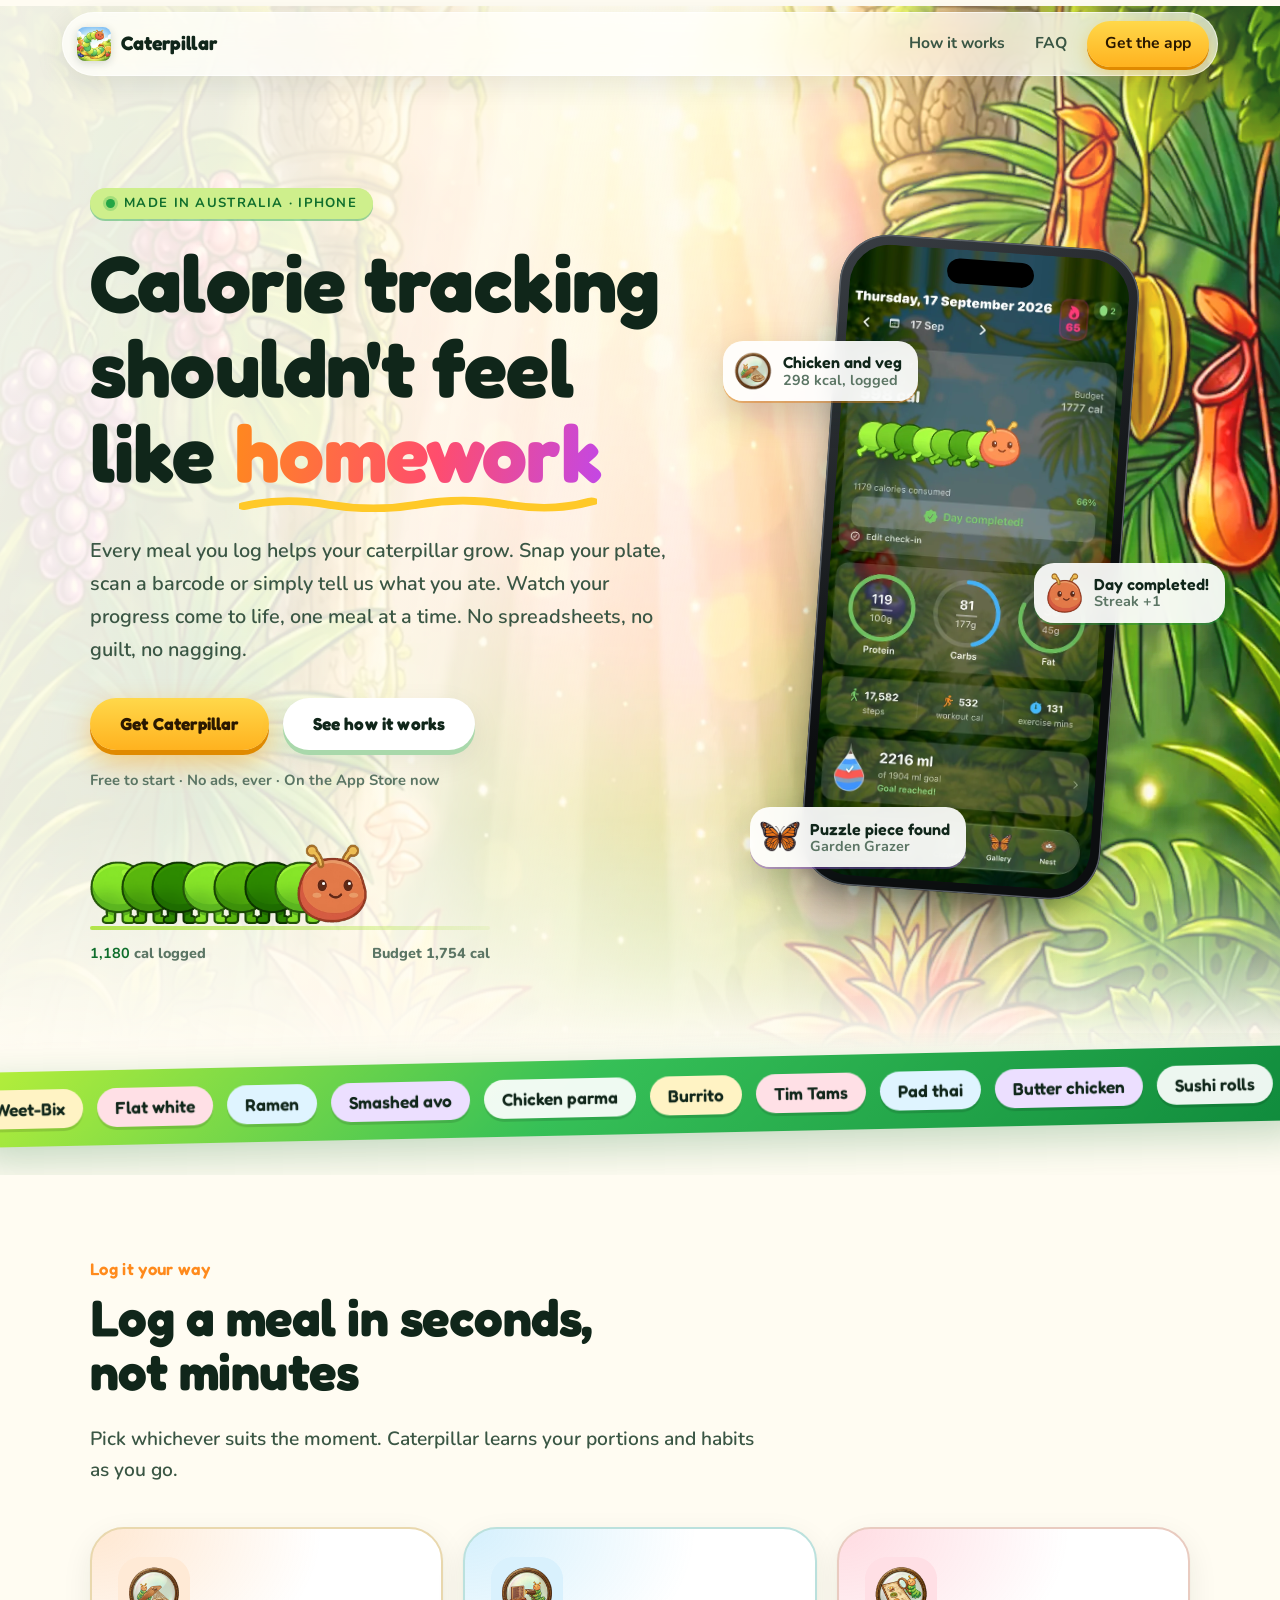
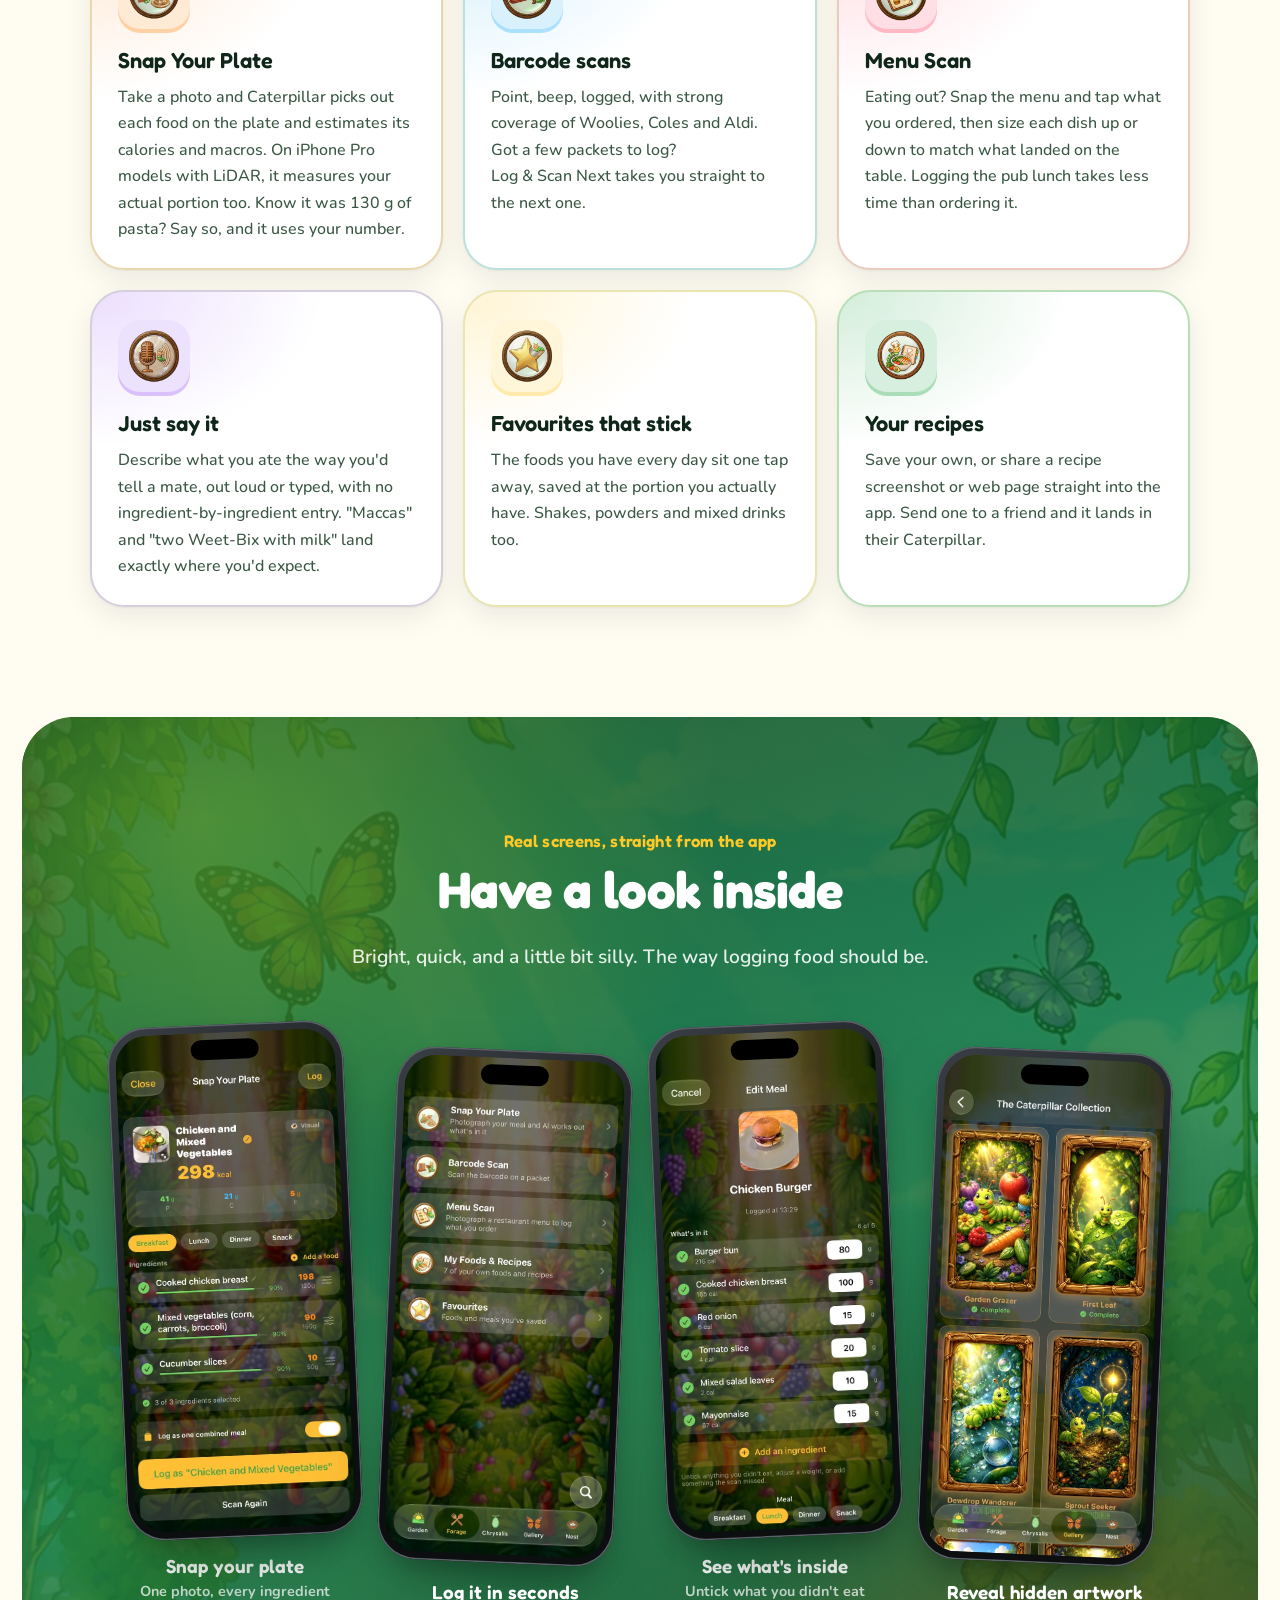
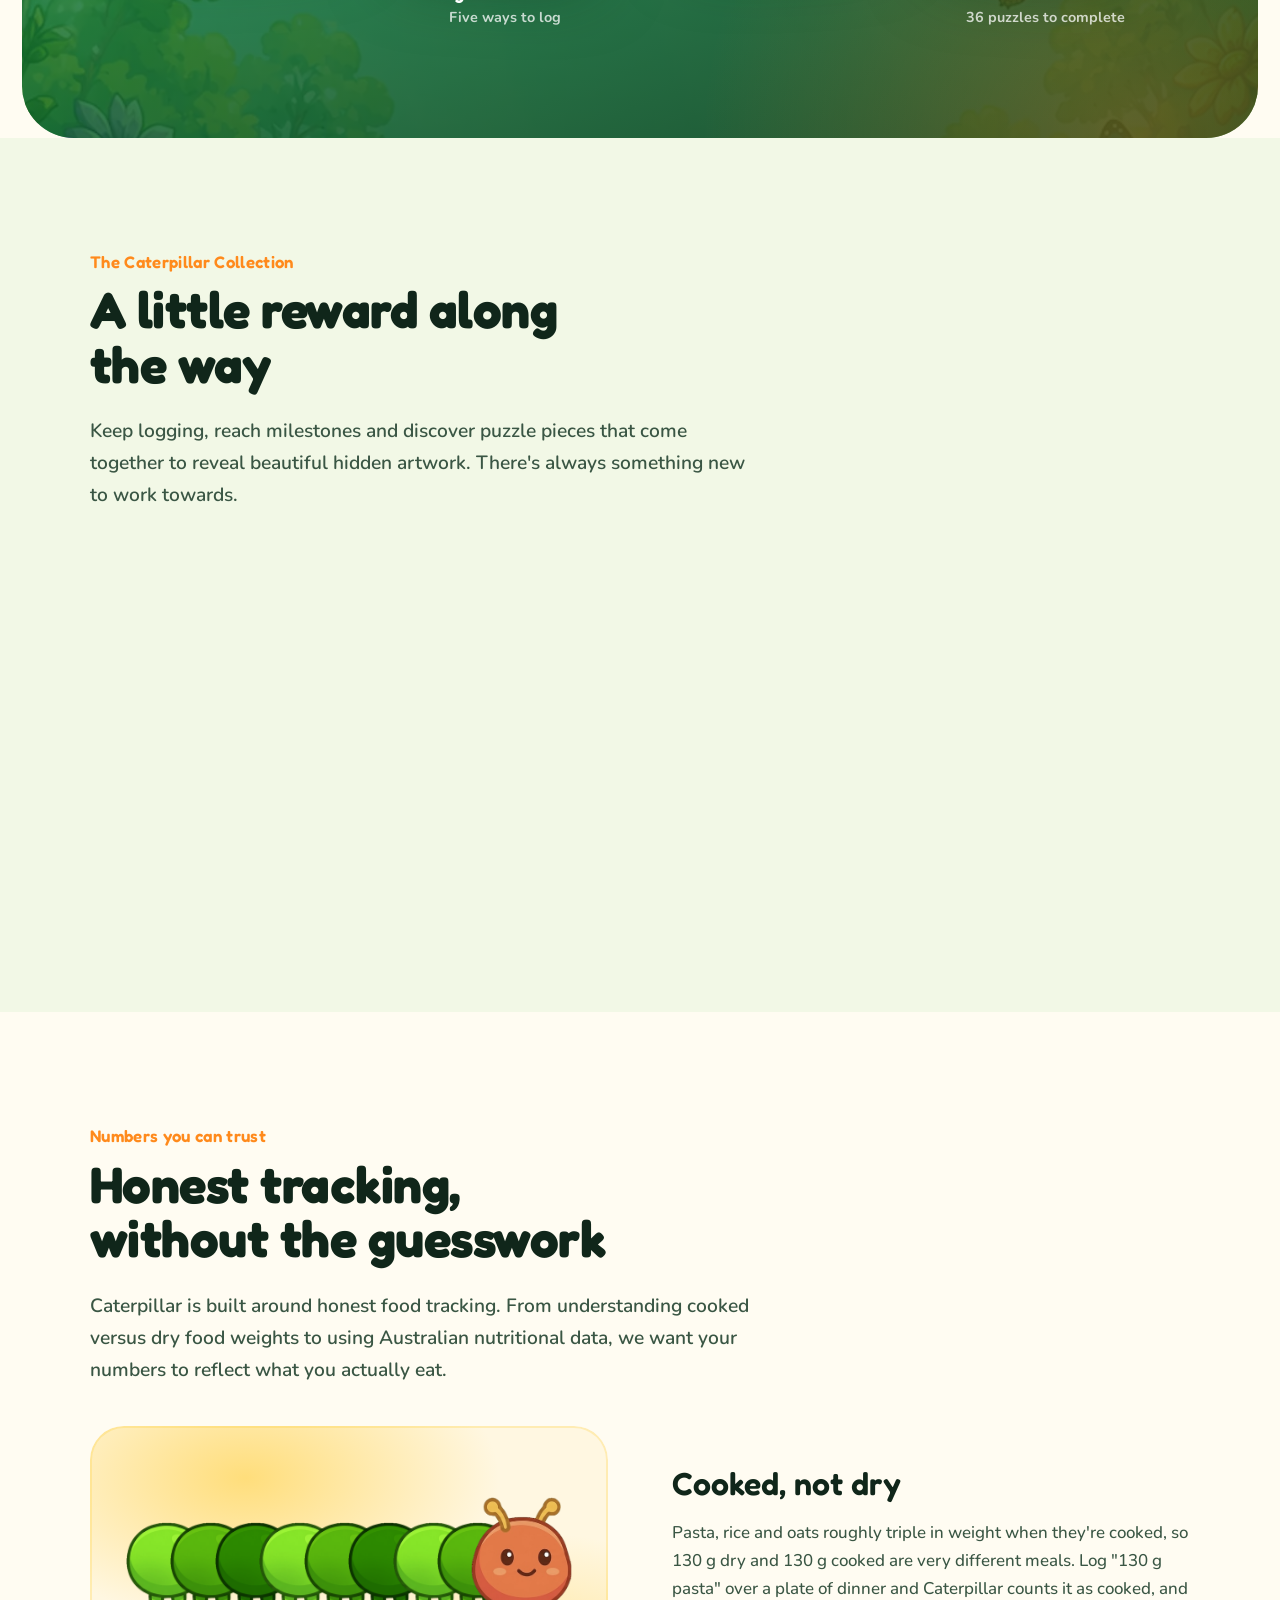
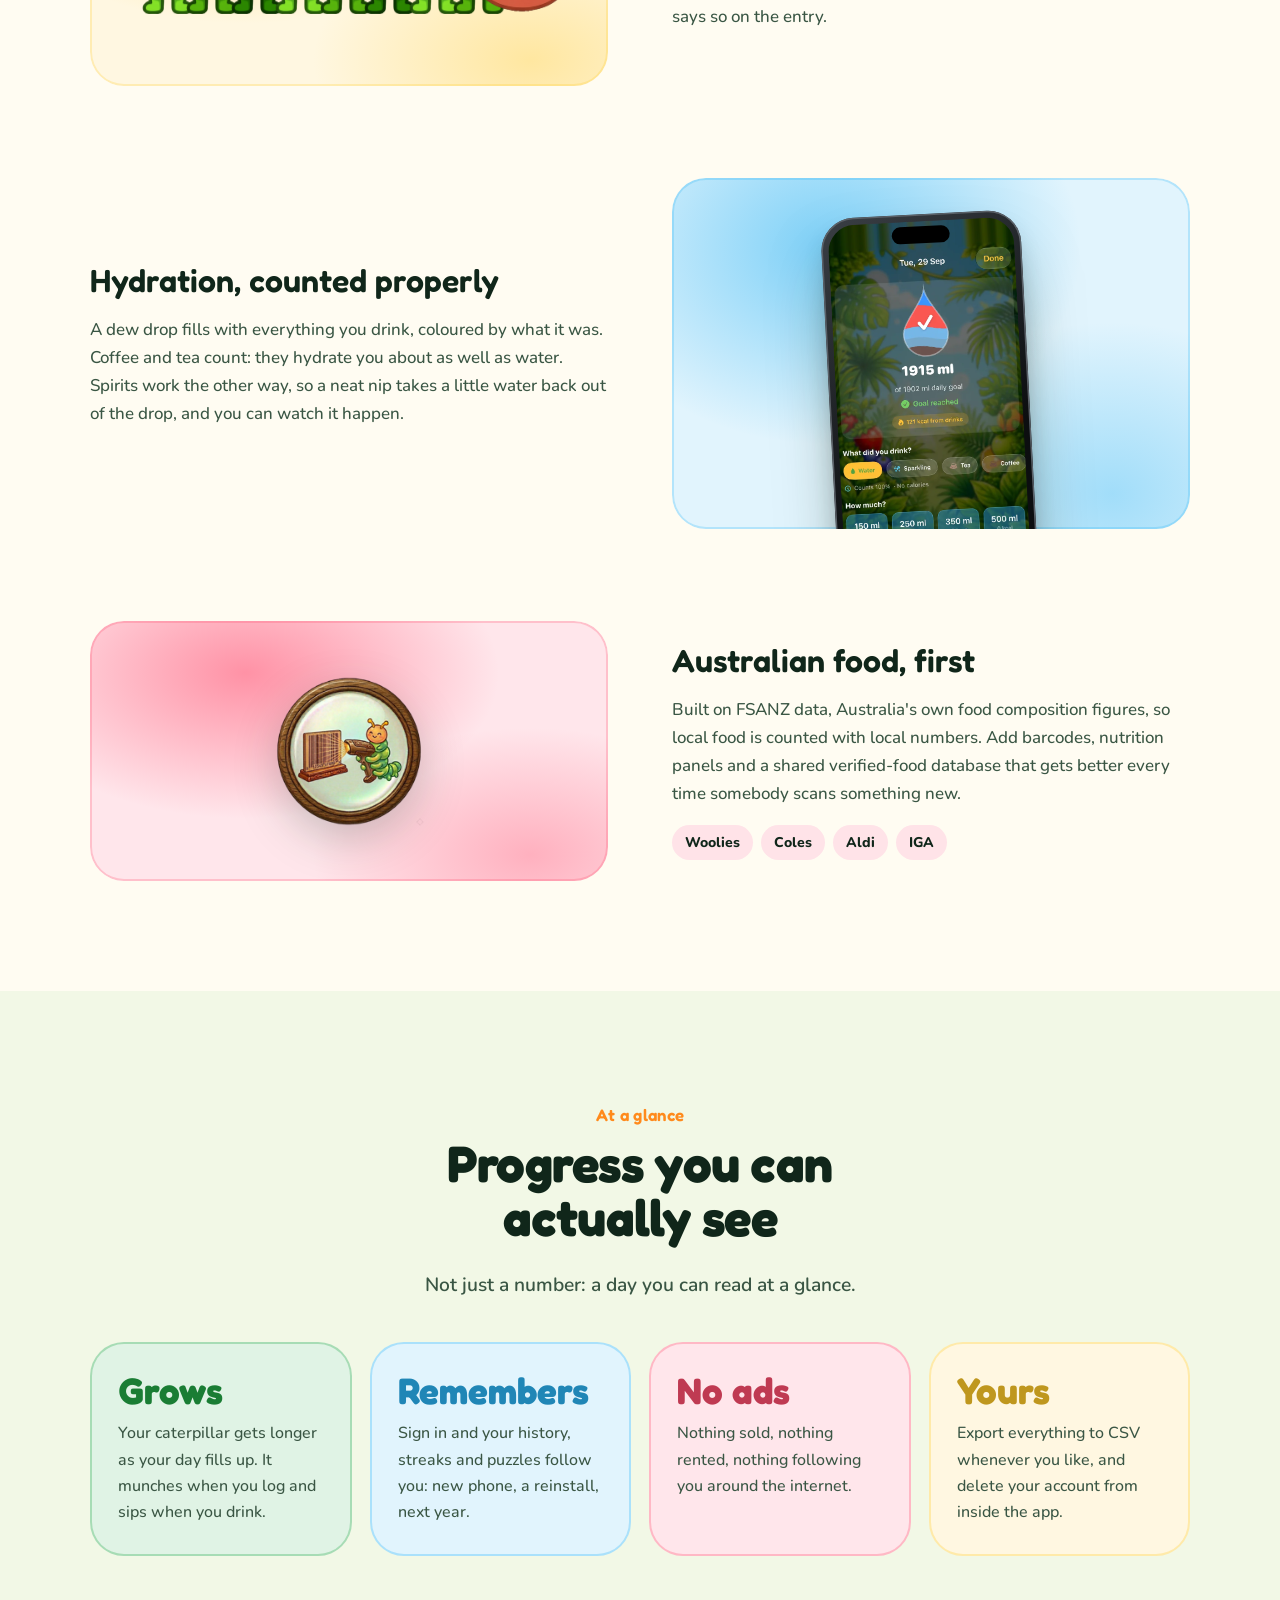
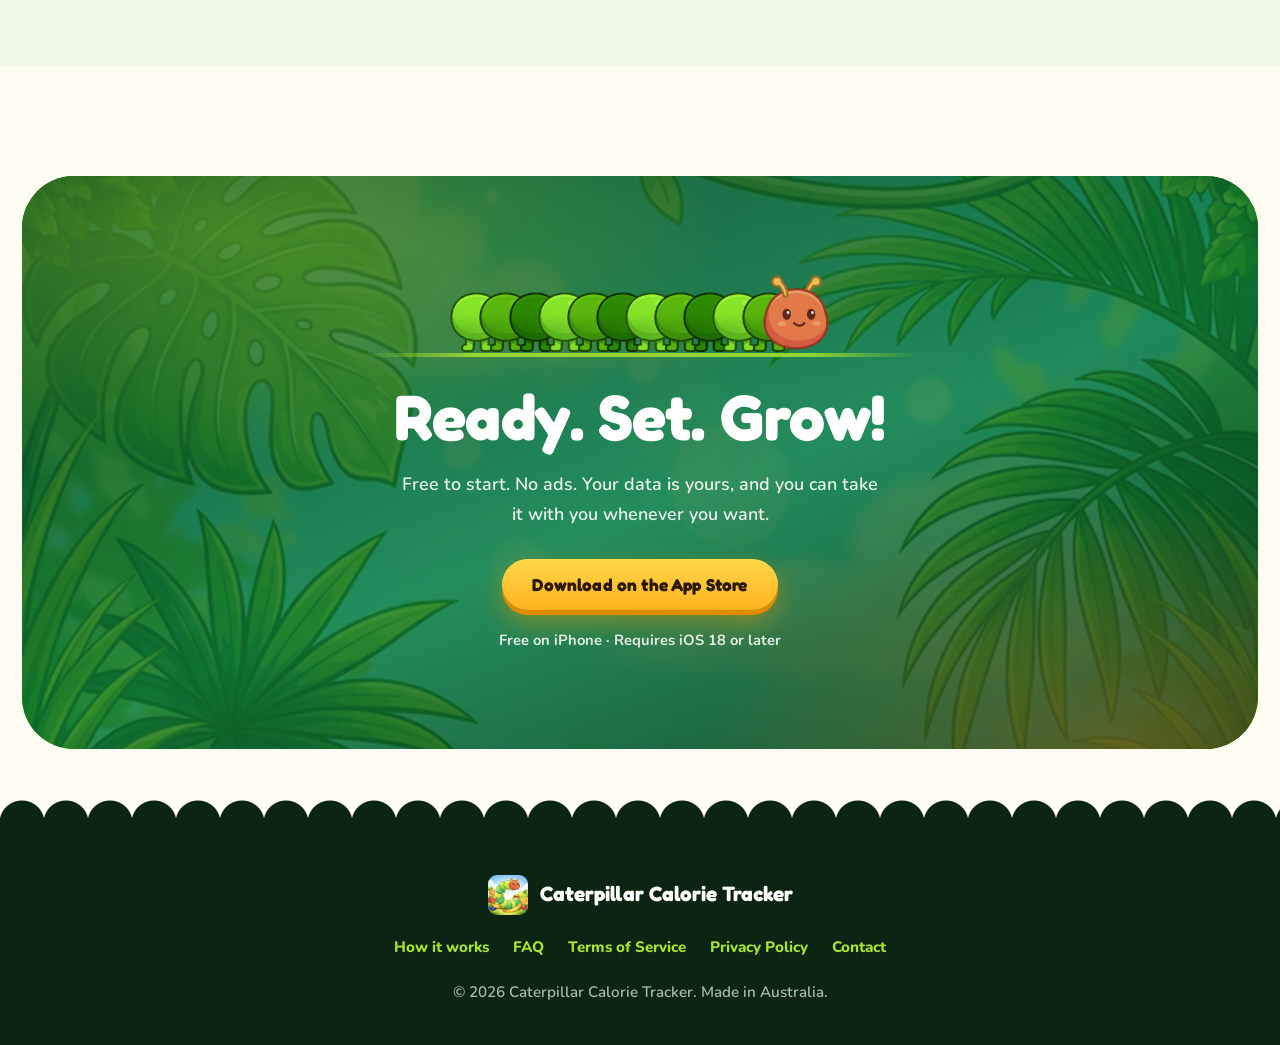
<file: index.html>
<!DOCTYPE html>
<html lang="en-AU">
<head>
<meta charset="utf-8">
<meta name="viewport" content="width=device-width, initial-scale=1">
<title>Caterpillar: the calorie tracker that grows with you</title>
<meta name="description" content="Caterpillar is a calorie and food tracker for iPhone. Snap your plate, scan a barcode or say what you ate, watch your caterpillar grow, and collect puzzle pieces that reveal hidden artwork. Australian food data first.">
<link rel="canonical" href="https://caterpillarcalorietracker.com/">
<meta name="apple-itunes-app" content="app-id=6786546336">
<meta name="theme-color" content="#23a645">
<link rel="icon" href="assets/appicon.png">
<link rel="apple-touch-icon" href="assets/appicon-180.png">
<meta property="og:title" content="Caterpillar: the calorie tracker that grows with you">
<meta property="og:description" content="Snap your plate, scan a barcode or say what you ate. Your caterpillar grows with every meal, and puzzle pieces reveal hidden artwork. An Australian calorie tracker for iPhone.">
<meta property="og:image" content="https://caterpillarcalorietracker.com/assets/og-image.jpg">
<meta property="og:image:width" content="1200">
<meta property="og:image:height" content="630">
<meta property="og:image:alt" content="Caterpillar: calorie tracking shouldn't feel like homework. The app's Garden screen with a growing caterpillar.">
<meta property="og:type" content="website">
<meta property="og:url" content="https://caterpillarcalorietracker.com/">
<meta property="og:site_name" content="Caterpillar Calorie Tracker">
<meta property="og:locale" content="en_AU">
<meta name="twitter:card" content="summary_large_image">
<link rel="preconnect" href="https://fonts.googleapis.com">
<link rel="preconnect" href="https://fonts.gstatic.com" crossorigin>
<link rel="stylesheet" href="https://fonts.googleapis.com/css2?family=Fredoka:wght@500;600;700&family=Nunito:wght@500;600;700;800&display=swap">
<link rel="stylesheet" href="style.css">
<script type="application/ld+json">
{"@context": "https://schema.org", "@type": "SoftwareApplication",
 "name": "Caterpillar Calorie Tracker", "operatingSystem": "iOS 18 or later",
 "applicationCategory": "HealthApplication",
 "url": "https://caterpillarcalorietracker.com/",
 "downloadUrl": "https://apps.apple.com/app/id6786546336",
 "offers": {"@type": "Offer", "price": "0", "priceCurrency": "AUD"}}
</script>
</head>
<body>

<nav>
  <a class="brand" href="index.html">
    <img src="assets/appicon.png" alt="" width="34" height="34">Caterpillar
  </a>
  <a class="hide-sm" href="how-it-works.html">How it works</a>
  <a class="hide-sm" href="faq.html">FAQ</a>
  <a class="cta" href="https://apps.apple.com/app/id6786546336">Get the app</a>
</nav>

<header class="hero hero-home" style="--bg:url('assets/bg/forage-wide.webp')">
  <div class="wrap hero-grid">
    <div class="hero-copy">
      <span class="eyebrow">Made in Australia · iPhone</span>
      <h1>Calorie tracking shouldn't feel like <span class="accent">homework</span></h1>
      <p class="sub">Every meal you log helps your caterpillar grow. Snap your
      plate, scan a barcode or simply tell us what you ate. Watch your progress
      come to life, one meal at a time. No spreadsheets, no guilt, no
      nagging.</p>

      <div class="cta-row">
        <a class="btn btn-primary" href="https://apps.apple.com/app/id6786546336">Get Caterpillar</a>
        <a class="btn btn-ghost" href="how-it-works.html">See how it works</a>
      </div>
      <span class="store-note">Free to start · No ads, ever · On the App&nbsp;Store now</span>

      <!-- The app's growth bar: 1,180 of 1,754 is 67%, which is 7 of the 11
           segments a full day earns. -->
      <div class="growth" aria-hidden="true">
        <div class="cat" data-segments="7" data-full="11" data-max="999"></div>
        <div class="growth-caption">
          <span><b>1,180</b> cal logged</span>
          <span>Budget 1,754 cal</span>
        </div>
      </div>
    </div>

    <div class="hero-stage" aria-hidden="true">
      <div class="phone"><img src="assets/screens/garden.webp" alt="" width="603" height="1311"></div>
      <div class="sticker s1">
        <img src="assets/icon_aimealscan.png" alt="">
        <div><b>Chicken and veg</b><span>298 kcal, logged</span></div>
      </div>
      <div class="sticker s2">
        <img src="assets/cat/head-happy.png" alt="">
        <div><b>Day completed!</b><span>Streak +1</span></div>
      </div>
      <div class="sticker s3">
        <img src="assets/icon_gallery.png" alt="">
        <div><b>Puzzle piece found</b><span>Garden Grazer</span></div>
      </div>
    </div>
  </div>
</header>

<div class="ticker-band"><div class="ticker" aria-label="A few things people log">
  <div class="ticker-row">
    <span>Weet-Bix</span><span>Flat white</span><span>Ramen</span><span>Smashed avo</span><span>Chicken parma</span><span>Burrito</span><span>Tim Tams</span><span>Pad thai</span><span>Butter chicken</span><span>Sushi rolls</span><span>Margherita pizza</span><span>Banana bread</span><span>Pho</span><span>Meat pie</span><span>Poke bowl</span><span>Greek yoghurt</span><span>Fish and chips</span><span>Croissant</span><span>Acai bowl</span><span>Bibimbap</span><span>Lamington</span><span>Caesar salad</span><span>Pancakes</span><span>Dumplings</span>
    <span aria-hidden="true">Weet-Bix</span><span aria-hidden="true">Flat white</span><span aria-hidden="true">Ramen</span><span aria-hidden="true">Smashed avo</span><span aria-hidden="true">Chicken parma</span><span aria-hidden="true">Burrito</span><span aria-hidden="true">Tim Tams</span><span aria-hidden="true">Pad thai</span><span aria-hidden="true">Butter chicken</span><span aria-hidden="true">Sushi rolls</span><span aria-hidden="true">Margherita pizza</span><span aria-hidden="true">Banana bread</span><span aria-hidden="true">Pho</span><span aria-hidden="true">Meat pie</span><span aria-hidden="true">Poke bowl</span><span aria-hidden="true">Greek yoghurt</span><span aria-hidden="true">Fish and chips</span><span aria-hidden="true">Croissant</span><span aria-hidden="true">Acai bowl</span><span aria-hidden="true">Bibimbap</span><span aria-hidden="true">Lamington</span><span aria-hidden="true">Caesar salad</span><span aria-hidden="true">Pancakes</span><span aria-hidden="true">Dumplings</span>
  </div>
</div></div>

<section>
  <div class="wrap">
    <span class="kicker">Log it your way</span>
    <h2>Log a meal in seconds, not minutes</h2>
    <p class="lede">Pick whichever suits the moment. Caterpillar learns your
    portions and habits as you go.</p>
    <div class="grid">
      <div class="card reveal">
        <img class="icon" src="assets/icon_aimealscan.png" alt="" width="72" height="72">
        <h3>Snap Your Plate</h3>
        <p>Take a photo and Caterpillar picks out each food on the plate and
        estimates its calories and macros. On iPhone Pro models with LiDAR, it
        measures your actual portion too. Know it was 130&nbsp;g of pasta? Say
        so, and it uses your number.</p>
      </div>
      <div class="card reveal">
        <img class="icon" src="assets/icon_barcodescan.png" alt="" width="72" height="72">
        <h3>Barcode scans</h3>
        <p>Point, beep, logged, with strong coverage of Woolies, Coles and
        Aldi. Got a few packets to log? Log&nbsp;&amp;&nbsp;Scan&nbsp;Next takes
        you straight to the next one.</p>
      </div>
      <div class="card reveal">
        <img class="icon" src="assets/icon_menuscan.png" alt="" width="72" height="72">
        <h3>Menu Scan</h3>
        <p>Eating out? Snap the menu and tap what you ordered, then size each
        dish up or down to match what landed on the table. Logging the pub
        lunch takes less time than ordering it.</p>
      </div>
      <div class="card reveal">
        <img class="icon" src="assets/icon_voiceinput.png" alt="" width="72" height="72">
        <h3>Just say it</h3>
        <p>Describe what you ate the way you'd tell a mate, out loud or typed,
        with no ingredient-by-ingredient entry. "Maccas" and "two Weet-Bix
        with milk" land exactly where you'd expect.</p>
      </div>
      <div class="card reveal">
        <img class="icon" src="assets/icon_favourites.png" alt="" width="72" height="72">
        <h3>Favourites that stick</h3>
        <p>The foods you have every day sit one tap away, saved at the portion
        you actually have. Shakes, powders and mixed drinks too.</p>
      </div>
      <div class="card reveal">
        <img class="icon" src="assets/icon_myrecipes.png" alt="" width="72" height="72">
        <h3>Your recipes</h3>
        <p>Save your own, or share a recipe screenshot or web page straight
        into the app. Send one to a friend and it lands in their
        Caterpillar.</p>
      </div>
    </div>
  </div>
</section>

<section class="panel" style="--bg:url('assets/bg/gallery-wide.webp')">
  <div class="wrap center">
    <span class="kicker">Real screens, straight from the app</span>
    <h2>Have a look inside</h2>
    <p class="lede">Bright, quick, and a little bit silly. The way logging food
    should be.</p>
    <div class="shots">
      <figure class="shot reveal">
        <div class="phone"><img src="assets/screens/snap.webp" alt="Snap Your Plate listing chicken, mixed vegetables and cucumber" width="603" height="1311" loading="lazy"></div>
        <figcaption>Snap your plate<span>One photo, every ingredient</span></figcaption>
      </figure>
      <figure class="shot reveal">
        <div class="phone"><img src="assets/screens/forage.webp" alt="The Forage tab with five ways to log" width="603" height="1311" loading="lazy"></div>
        <figcaption>Log it in seconds<span>Five ways to log</span></figcaption>
      </figure>
      <figure class="shot reveal">
        <div class="phone"><img src="assets/screens/inside.webp" alt="A chicken burger broken into its ingredients" width="603" height="1311" loading="lazy"></div>
        <figcaption>See what's inside<span>Untick what you didn't eat</span></figcaption>
      </figure>
      <figure class="shot reveal">
        <div class="phone"><img src="assets/screens/gallery.webp" alt="The Caterpillar Collection of artwork cards" width="603" height="1311" loading="lazy"></div>
        <figcaption>Reveal hidden artwork<span>36 puzzles to complete</span></figcaption>
      </figure>
    </div>
    <p class="swipe-hint">Swipe for more</p>
  </div>
</section>

<section class="alt">
  <div class="wrap">
    <span class="kicker">The Caterpillar Collection</span>
    <h2>A little reward along the way</h2>
    <p class="lede">Keep logging, reach milestones and discover puzzle pieces
    that come together to reveal beautiful hidden artwork. There's always
    something new to work towards.</p>

    <div class="split flip reveal">
      <div class="art grape has-phone"><div class="phone"><img src="assets/screens/gallery.webp" alt="The Caterpillar Collection: puzzle artwork cards, some complete and some still in pieces" width="603" height="1311" loading="lazy"></div></div>
      <ol class="puzzle-steps">
        <li>
          <span class="step-no" style="--tint:var(--leaf)">1</span>
          <div>
            <h3>Discover pieces</h3>
            <p>Logging, streaks and milestones earn puzzle pieces. Every
            puzzle has twelve.</p>
          </div>
        </li>
        <li>
          <span class="step-no" style="--tint:var(--tangerine)">2</span>
          <div>
            <h3>Collect them as you go</h3>
            <p>36 puzzles across Wood, Silver, Gold and Diamond, plus a few
            secret ones that only show up once you find their first piece.</p>
          </div>
        </li>
        <li>
          <span class="step-no" style="--tint:var(--grape)">3</span>
          <div>
            <h3>Reveal the artwork</h3>
            <p>Finish a puzzle and the whole picture is yours to keep:
            butterflies, enchanted gardens and more.</p>
          </div>
        </li>
      </ol>
    </div>
  </div>
</section>

<section>
  <div class="wrap">
    <span class="kicker">Numbers you can trust</span>
    <h2>Honest tracking, without the guesswork</h2>
    <p class="lede">Caterpillar is built around honest food tracking. From
    understanding cooked versus dry food weights to using Australian
    nutritional data, we want your numbers to reflect what you actually
    eat.</p>

    <div class="split reveal">
      <div class="art sun"><div class="cat" data-segments="8" data-full="8" data-head="eating" data-max="150" data-ground="none" aria-hidden="true"></div></div>
      <div>
        <h3>Cooked, not dry</h3>
        <p>Pasta, rice and oats roughly triple in weight when they're cooked,
        so 130&nbsp;g dry and 130&nbsp;g cooked are very different meals. Log
        "130&nbsp;g pasta" over a plate of dinner and Caterpillar counts it as
        cooked, and says so on the entry.</p>
      </div>
    </div>

    <div class="split flip reveal">
      <div class="art sky has-phone"><div class="phone"><img src="assets/screens/hydration.webp" alt="The hydration screen: a dew drop, 1915 ml of a 1902 ml goal" width="603" height="1311" loading="lazy"></div></div>
      <div>
        <h3>Hydration, counted properly</h3>
        <p>A dew drop fills with everything you drink, coloured by what it
        was. Coffee and tea count: they hydrate you about as well as water.
        Spirits work the other way, so a neat nip takes a little water back
        out of the drop, and you can watch it happen.</p>
      </div>
    </div>

    <div class="split reveal">
      <div class="art berry"><img src="assets/icon_barcodescan.png" alt="" width="160" height="160"></div>
      <div>
        <h3>Australian food, first</h3>
        <p>Built on FSANZ data, Australia's own food composition figures, so
        local food is counted with local numbers. Add barcodes, nutrition
        panels and a shared verified-food database that gets better every
        time somebody scans something new.</p>
        <div class="tags" style="--tint:var(--berry)"><span>Woolies</span><span>Coles</span><span>Aldi</span><span>IGA</span></div>
      </div>
    </div>
  </div>
</section>

<section class="alt">
  <div class="wrap center">
    <span class="kicker">At a glance</span>
    <h2>Progress you can actually see</h2>
    <p class="lede">Not just a number: a day you can read at a glance.</p>
    <div class="facts">
      <div class="fact reveal">
        <span class="n">Grows</span>
        <p>Your caterpillar gets longer as your day fills up. It munches when
        you log and sips when you drink.</p>
      </div>
      <div class="fact reveal">
        <span class="n">Remembers</span>
        <p>Sign in and your history, streaks and puzzles follow you: new
        phone, a reinstall, next year.</p>
      </div>
      <div class="fact reveal">
        <span class="n">No ads</span>
        <p>Nothing sold, nothing rented, nothing following you around the
        internet.</p>
      </div>
      <div class="fact reveal">
        <span class="n">Yours</span>
        <p>Export everything to CSV whenever you like, and delete your account
        from inside the app.</p>
      </div>
    </div>
  </div>
</section>

<section id="get">
  <div class="panel cta-banner" style="--bg:url('assets/bg/garden-wide.webp')">
    <!-- A full day: all 11 segments, the happy head. -->
    <div class="cat center" data-segments="11" data-max="60" aria-hidden="true"></div>
    <h2>Ready. Set. Grow!</h2>
    <p>Free to start. No ads. Your data is yours, and you can take it with
    you whenever you want.</p>
    <a class="btn btn-primary" href="https://apps.apple.com/app/id6786546336">Download on the App Store</a>
    <span class="store-note">Free on iPhone · Requires iOS&nbsp;18 or later</span>
  </div>
</section>

<footer>
  <div class="marque">
    <img src="assets/appicon.png" alt="" width="40" height="40">Caterpillar Calorie Tracker
  </div>
  <div class="links">
    <a href="how-it-works.html">How it works</a>
    <a href="faq.html">FAQ</a>
    <a href="terms.html">Terms of Service</a>
    <a href="privacy.html">Privacy Policy</a>
    <a href="mailto:support@caterpillarcalorietracker.com">Contact</a>
  </div>
  © 2026 Caterpillar Calorie Tracker. Made in Australia.
</footer>

<script src="site.js" defer></script>
</body>
</html>
</file>
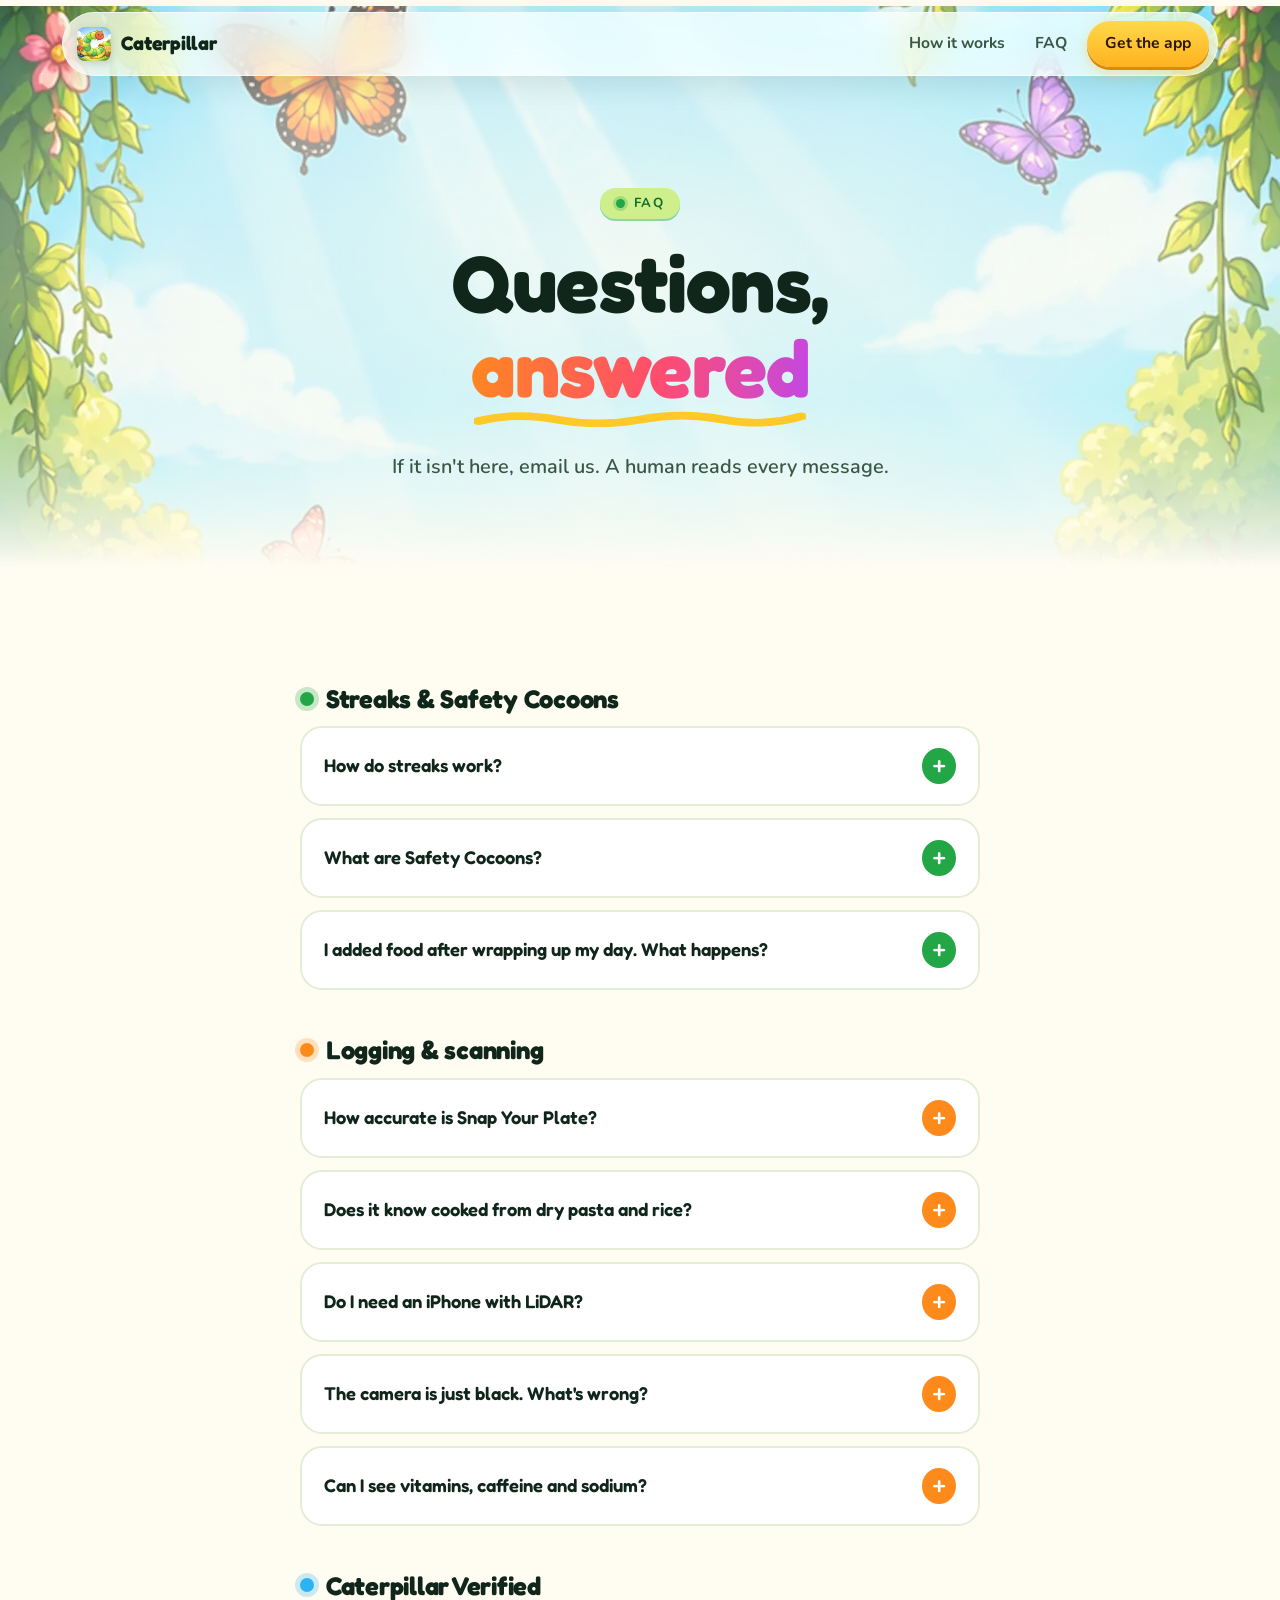
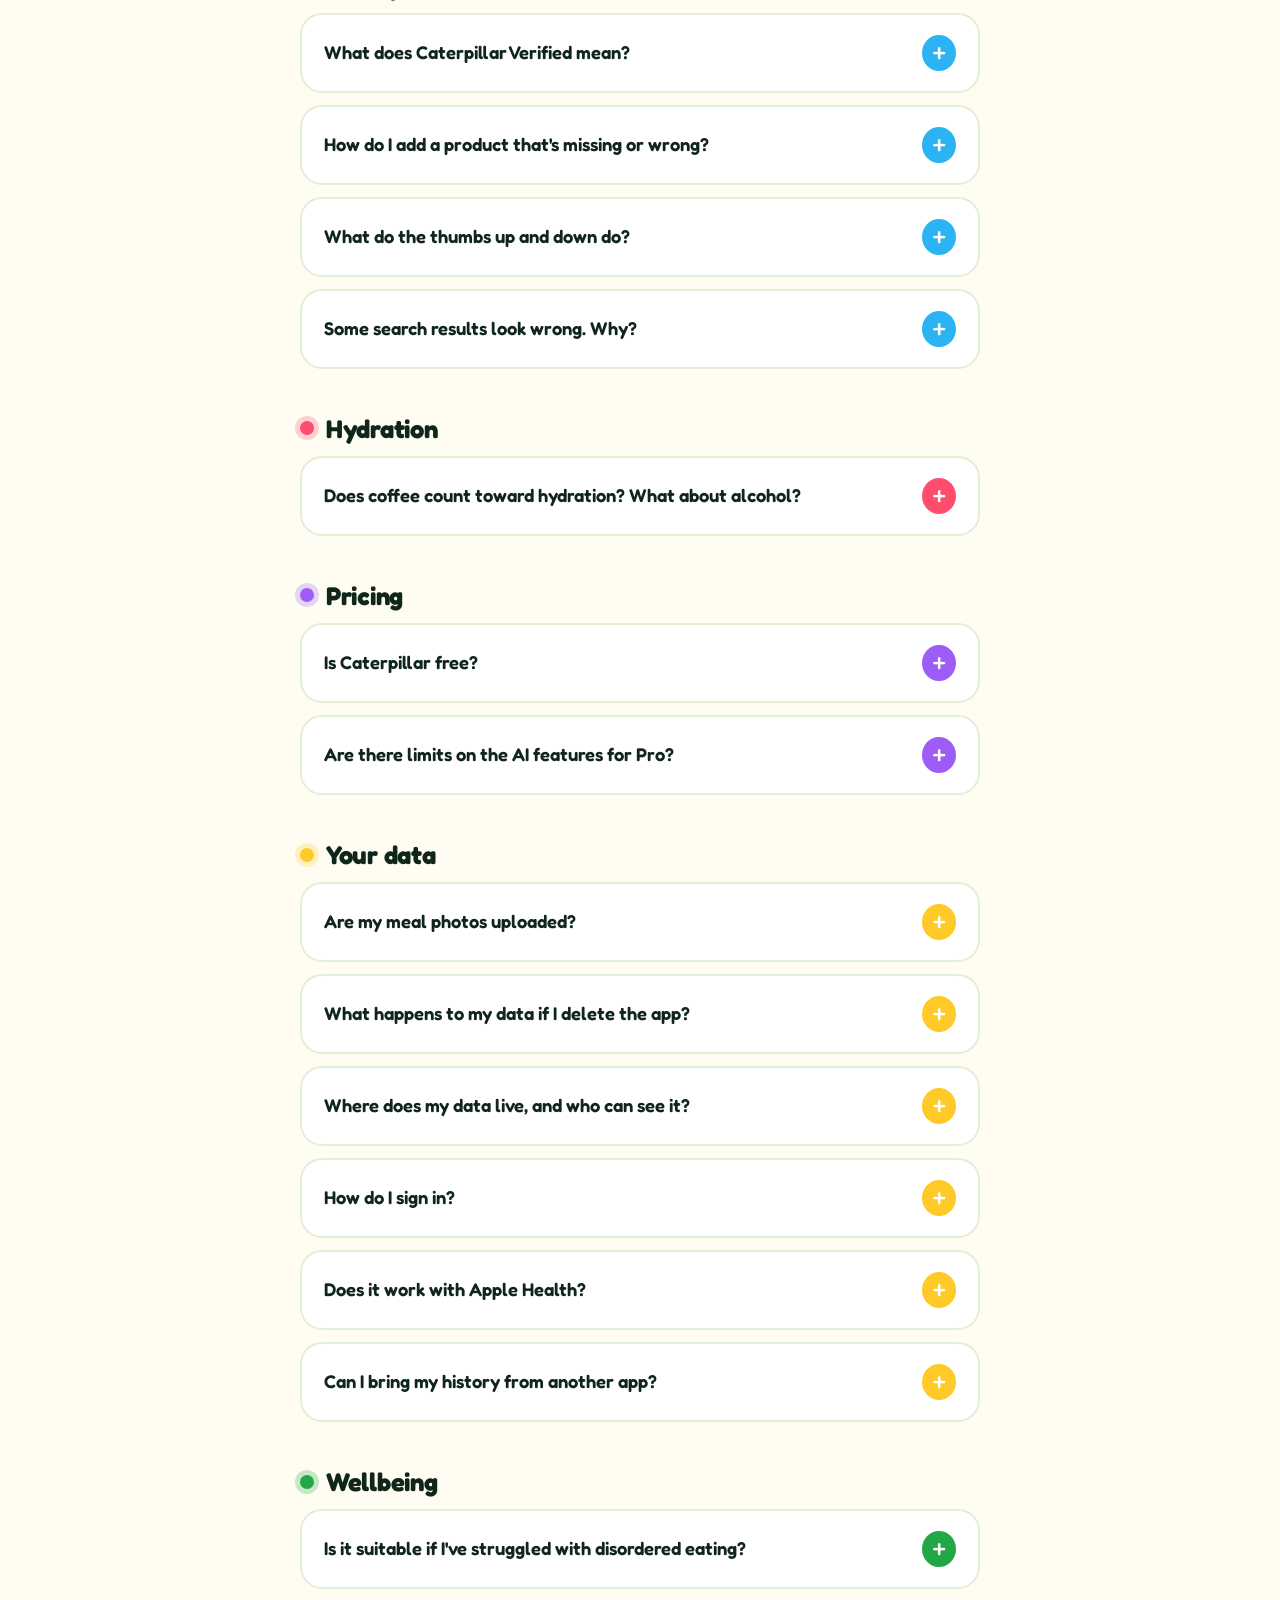
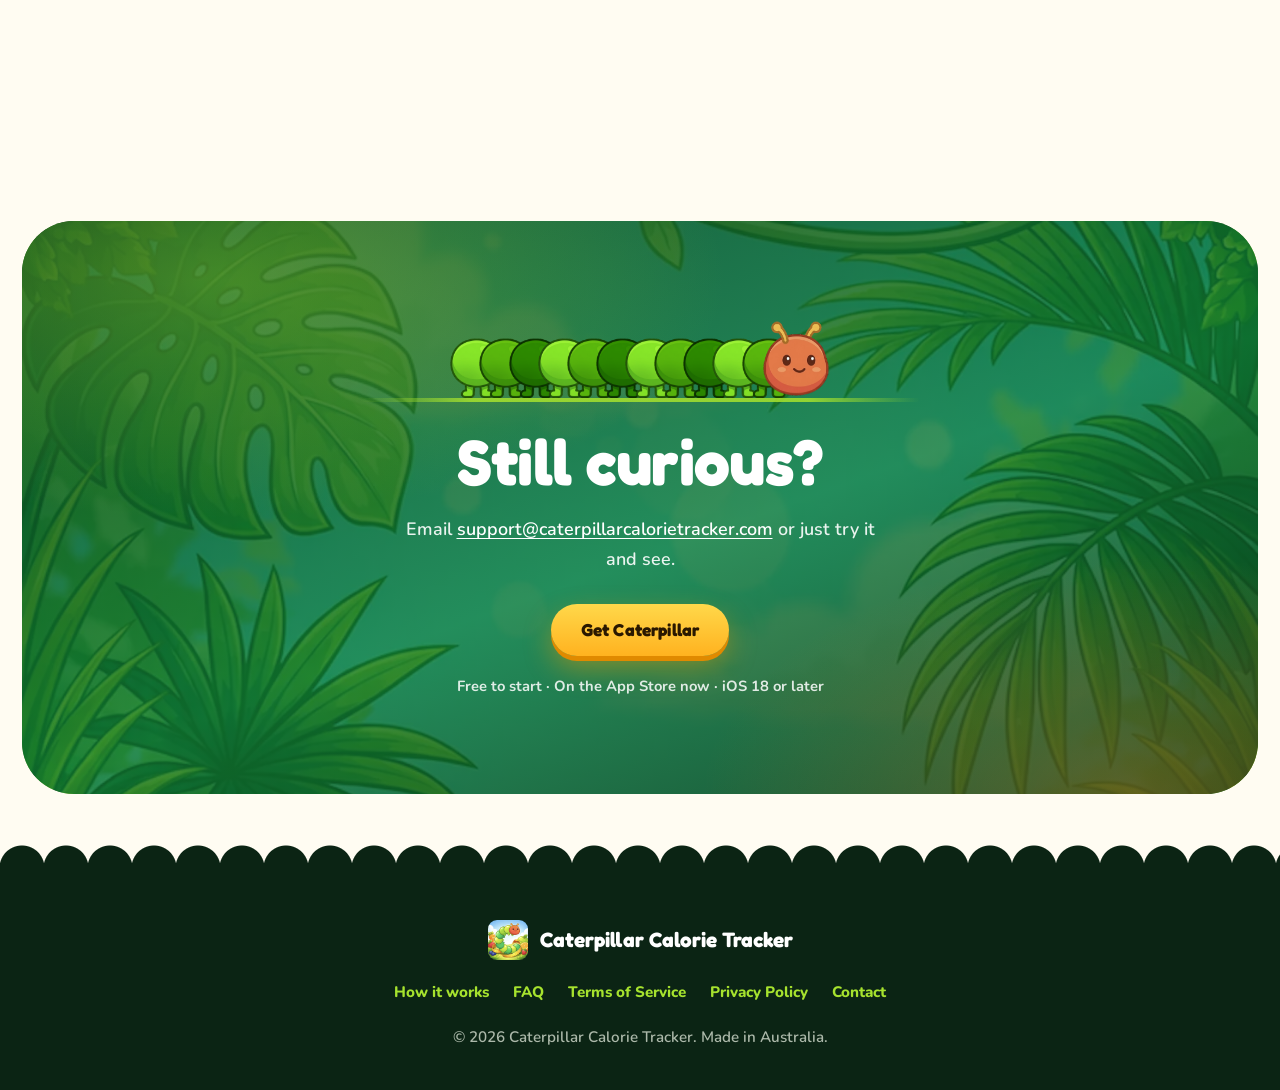
<file: faq.html>
<!DOCTYPE html>
<html lang="en-AU">
<head>
<meta charset="utf-8">
<meta name="viewport" content="width=device-width, initial-scale=1">
<title>Caterpillar FAQ</title>
<meta name="description" content="Common questions about Caterpillar Calorie Tracker: streaks and Safety Cocoons, scanning accuracy, Caterpillar Verified, pricing, privacy, Apple Health and your data.">
<meta name="apple-itunes-app" content="app-id=6786546336">
<meta name="theme-color" content="#23a645">
<link rel="icon" href="assets/appicon.png">
<link rel="apple-touch-icon" href="assets/appicon-180.png">
<link rel="preconnect" href="https://fonts.googleapis.com">
<link rel="preconnect" href="https://fonts.gstatic.com" crossorigin>
<link rel="stylesheet" href="https://fonts.googleapis.com/css2?family=Fredoka:wght@500;600;700&family=Nunito:wght@500;600;700;800&display=swap">
<link rel="stylesheet" href="style.css">
</head>
<body>

<nav>
  <a class="brand" href="index.html">
    <img src="assets/appicon.png" alt="" width="34" height="34">Caterpillar
  </a>
  <a class="hide-sm" href="how-it-works.html">How it works</a>
  <a class="hide-sm" href="faq.html">FAQ</a>
  <a class="cta" href="https://apps.apple.com/app/id6786546336">Get the app</a>
</nav>

<header class="hero" style="--bg:url('assets/bg/gallery-wide.webp')">
  <div class="wrap">
    <span class="eyebrow">FAQ</span>
    <h1>Questions, <span class="accent">answered</span></h1>
    <p class="sub">If it isn't here, email us. A human reads every message.</p>
  </div>
</header>

<section>
  <div class="wrap" style="max-width:760px">

    <h2 class="faq-group" style="--tint:var(--leaf)">Streaks &amp; Safety Cocoons</h2>

    <details class="qa" style="--tint:var(--leaf)">
      <summary>How do streaks work?</summary>
      <ul>
        <li><strong>Wrap up a day, earn a day.</strong> Finish inside your
        calorie budget and your streak grows by one.</li>
        <li><strong>There's room to breathe.</strong> Up to 25% over still
        counts.</li>
        <li><strong>Big days don't break it.</strong> Go further over and the
        streak just stays put. Life happens.</li>
        <li><strong>Only a missed day ends it.</strong> Forget to wrap up a day
        and the streak ends. Unless you've got a Safety Cocoon.</li>
      </ul>
    </details>

    <details class="qa" style="--tint:var(--leaf)">
      <summary>What are Safety Cocoons?</summary>
      <ul>
        <li><strong>They cover missed days.</strong> Miss a day and a cocoon
        saves your streak for you. One per day, up to 3.</li>
        <li><strong>Earned, never bought.</strong> Wrap up 7, then 14, then 28
        days in a row. No buying them.</li>
        <li><strong>3 at most.</strong> No stockpiling beyond that.</li>
        <li><strong>A gap restarts the ladder.</strong> Using a cocoon restarts
        the count toward the next one.</li>
      </ul>
    </details>

    <details class="qa" style="--tint:var(--leaf)">
      <summary>I added food after wrapping up my day. What happens?</summary>
      <p>Logging food into a wrapped-up day reopens it, and Caterpillar checks
      with you first. Water and other drinks with no calories don't reopen it.
      Wrap it up again when you're done. Reopening never costs you your streak;
      the day is judged on what it ends up being.</p>
    </details>

    <h2 class="faq-group" style="--tint:var(--tangerine)">Logging &amp; scanning</h2>

    <details class="qa" style="--tint:var(--tangerine)">
      <summary>How accurate is Snap Your Plate?</summary>
      <p>It's an estimate, but a careful one. The AI identifies each component, and
      on LiDAR-equipped iPhones real depth measurement sizes your portions
      rather than guessing. A calorie figure that couldn't come from the food's
      own protein, carbs and fat is rebuilt from them, and a kitchen scale in
      frame is treated as the source of truth. You can edit any item before
      logging.</p>
    </details>

    <details class="qa" style="--tint:var(--tangerine)">
      <summary>Does it know cooked from dry pasta and rice?</summary>
      <p>Yes. Pasta, rice, oats and lentils roughly triple in weight when cooked,
      so food on a plate is treated as cooked, and you're told if a figure was
      corrected.</p>
    </details>

    <details class="qa" style="--tint:var(--tangerine)">
      <summary>Do I need an iPhone with LiDAR?</summary>
      <p>No. LiDAR (Pro models) makes portion sizing sharper, but every feature
      works on any supported iPhone. The AI falls back to careful visual
      estimation, blended with your own description if you give one.</p>
    </details>

    <details class="qa" style="--tint:var(--tangerine)">
      <summary>The camera is just black. What's wrong?</summary>
      <p>Almost always camera permission, which is set per app, so it can be
      off for Caterpillar while working everywhere else. Open Settings, scroll
      to Caterpillar, and turn Camera on. If it is already on, close Caterpillar
      fully and reopen it.</p>
    </details>

    <details class="qa" style="--tint:var(--tangerine)">
      <summary>Can I see vitamins, caffeine and sodium?</summary>
      <p>Yes. Tap <em>Nutrition details</em> on any food, when logging or
      editing, to see every nutrient its label declares, scaled to the amount on
      screen.</p>
    </details>

    <h2 class="faq-group" style="--tint:var(--sky)">Caterpillar Verified</h2>

    <details class="qa" style="--tint:var(--sky)">
      <summary>What does Caterpillar Verified mean?</summary>
      <p>The product's numbers were read off its real nutrition panel and matched
      to its barcode, then shared so the next person who scans it gets the same
      figures. It's a crowd database that grows every time someone photographs a
      label.</p>
    </details>

    <details class="qa" style="--tint:var(--sky)">
      <summary>How do I add a product that's missing or wrong?</summary>
      <p>Open it, tap <em>Not right? Suggest an edit</em>, and photograph the
      nutrition panel and the barcode. If both read cleanly it's verified and
      shared straight away. If something can't be confirmed, the app says
      exactly what, and a person checks it.</p>
    </details>

    <details class="qa" style="--tint:var(--sky)">
      <summary>What do the thumbs up and down do?</summary>
      <p>They appear on verified products. Thumbs up says the numbers match the
      pack in your hand. Thumbs down reports them. Neither changes a number, but
      enough reports reopen the product so the next label photo replaces its
      values, and confirmations make a product harder to reopen.</p>
    </details>

    <details class="qa" style="--tint:var(--sky)">
      <summary>Some search results look wrong. Why?</summary>
      <p>Search draws on public databases as well as Caterpillar's own. Results
      that can't describe a real food are removed, results whose calories don't
      match their own macros are pushed below ones that do, and verified
      products are favoured.</p>
    </details>

    <h2 class="faq-group" style="--tint:var(--berry)">Hydration</h2>

    <details class="qa" style="--tint:var(--berry)">
      <summary>Does coffee count toward hydration? What about alcohol?</summary>
      <p>Coffee counts, and so does tea. Measured over a day, they hydrate you
      about as well as water, which is not what folklore says. Alcohol depends
      entirely on strength: a beer is still net hydrating, wine is roughly
      break-even, and a neat spirit actually takes water back out of your dew
      drop. You can watch the drop fall when you log one.</p>
    </details>

    <h2 class="faq-group" style="--tint:var(--grape)">Pricing</h2>

    <details class="qa" style="--tint:var(--grape)">
      <summary>Is Caterpillar free?</summary>
      <p>Core tracking is free: logging, barcode and nutrition label scanning,
      hydration, streaks, Safety Cocoons and the gallery. Free includes one AI
      Meal Scan, one menu scan and one AI search a day, and up to eight
      favourites. Pro removes those limits and adds insights, the Adaptive
      Target, history import and more. Pro is yearly, monthly or weekly; pricing
      is shown in the app before you buy anything, and billing is handled by
      Apple. There are no ads at any tier.</p>
    </details>

    <details class="qa" style="--tint:var(--grape)">
      <summary>Are there limits on the AI features for Pro?</summary>
      <p>Only fair-use ceilings per hour and per day, so no one person can run
      the shared service flat out. They're set well above ordinary use. You'd
      have to be scanning continuously to notice.</p>
    </details>

    <h2 class="faq-group" style="--tint:var(--sun)">Your data</h2>

    <details class="qa" style="--tint:var(--sun)">
      <summary>Are my meal photos uploaded?</summary>
      <p>A photo you scan is sent securely to our AI provider once, to generate
      the analysis, and the app then keeps a small compressed copy on your device
      for your timeline. If you submit a food correction, the photos you took as
      evidence travel with it so a person can check the numbers against the
      packaging.</p>
    </details>

    <details class="qa" style="--tint:var(--sun)">
      <summary>What happens to my data if I delete the app?</summary>
      <p>If you've signed in, your history, achievements, favourites and settings
      are backed up to your account. Reinstall, sign in, and everything returns.
      Without an account, data lives only on your device and goes with the app.
      Either way you can export the lot to CSV first.</p>
    </details>

    <details class="qa" style="--tint:var(--sun)">
      <summary>Where does my data live, and who can see it?</summary>
      <p>Synced data is stored with our backend provider (Supabase) and is
      readable only by your account, enforced at the database level. We don't run
      ads and we never sell personal data. Full details are in the
      <a href="privacy.html">Privacy Policy</a>.</p>
    </details>

    <details class="qa" style="--tint:var(--sun)">
      <summary>How do I sign in?</summary>
      <p>Sign in with Apple or with Google, whichever you prefer. An account
      exists so your history survives losing or changing a phone.</p>
    </details>

    <details class="qa" style="--tint:var(--sun)">
      <summary>Does it work with Apple Health?</summary>
      <p>Yes, two-way. Caterpillar can read steps, active energy, exercise
      minutes and weight with your permission, and write your logged water and
      weigh-ins back to Health. You choose exactly which categories sync.</p>
    </details>

    <details class="qa" style="--tint:var(--sun)">
      <summary>Can I bring my history from another app?</summary>
      <p>Yes, with Pro. Export from your old tracker and import the file. It's
      read entirely on your device and never uploaded. Imported entries fill gaps
      in your history and never overwrite days you've already recorded.</p>
    </details>

    <h2 class="faq-group" style="--tint:var(--leaf)">Wellbeing</h2>

    <details class="qa" style="--tint:var(--leaf)">
      <summary>Is it suitable if I've struggled with disordered eating?</summary>
      <p>Please talk to a professional first. Caterpillar is a general wellbeing
      tool, not a medical device, and calorie tracking isn't right for everyone.
      There's no shaming language and no punishment for going over, but that
      doesn't make it the right tool for every person.</p>
    </details>

  </div>
</section>

<section id="get">
    <div class="panel cta-banner" style="--bg:url('assets/bg/garden-wide.webp')">
      <div class="cat center" data-segments="11" data-max="60" aria-hidden="true"></div>
      <h2>Still curious?</h2>
      <p>Email <a href="mailto:support@caterpillarcalorietracker.com">support@caterpillarcalorietracker.com</a>
      or just try it and see.</p>
      <a class="btn btn-primary" href="https://apps.apple.com/app/id6786546336">Get Caterpillar</a>
      <span class="store-note">Free to start · On the App&nbsp;Store now · iOS&nbsp;18 or later</span>
    </div>
</section>

<footer>
  <div class="marque">
    <img src="assets/appicon.png" alt="" width="40" height="40">Caterpillar Calorie Tracker
  </div>
  <div class="links">
    <a href="how-it-works.html">How it works</a>
    <a href="faq.html">FAQ</a>
    <a href="terms.html">Terms of Service</a>
    <a href="privacy.html">Privacy Policy</a>
    <a href="mailto:support@caterpillarcalorietracker.com">Contact</a>
  </div>
  © 2026 Caterpillar Calorie Tracker. Made in Australia.
</footer>

<script src="site.js" defer></script>
</body>
</html>
</file>
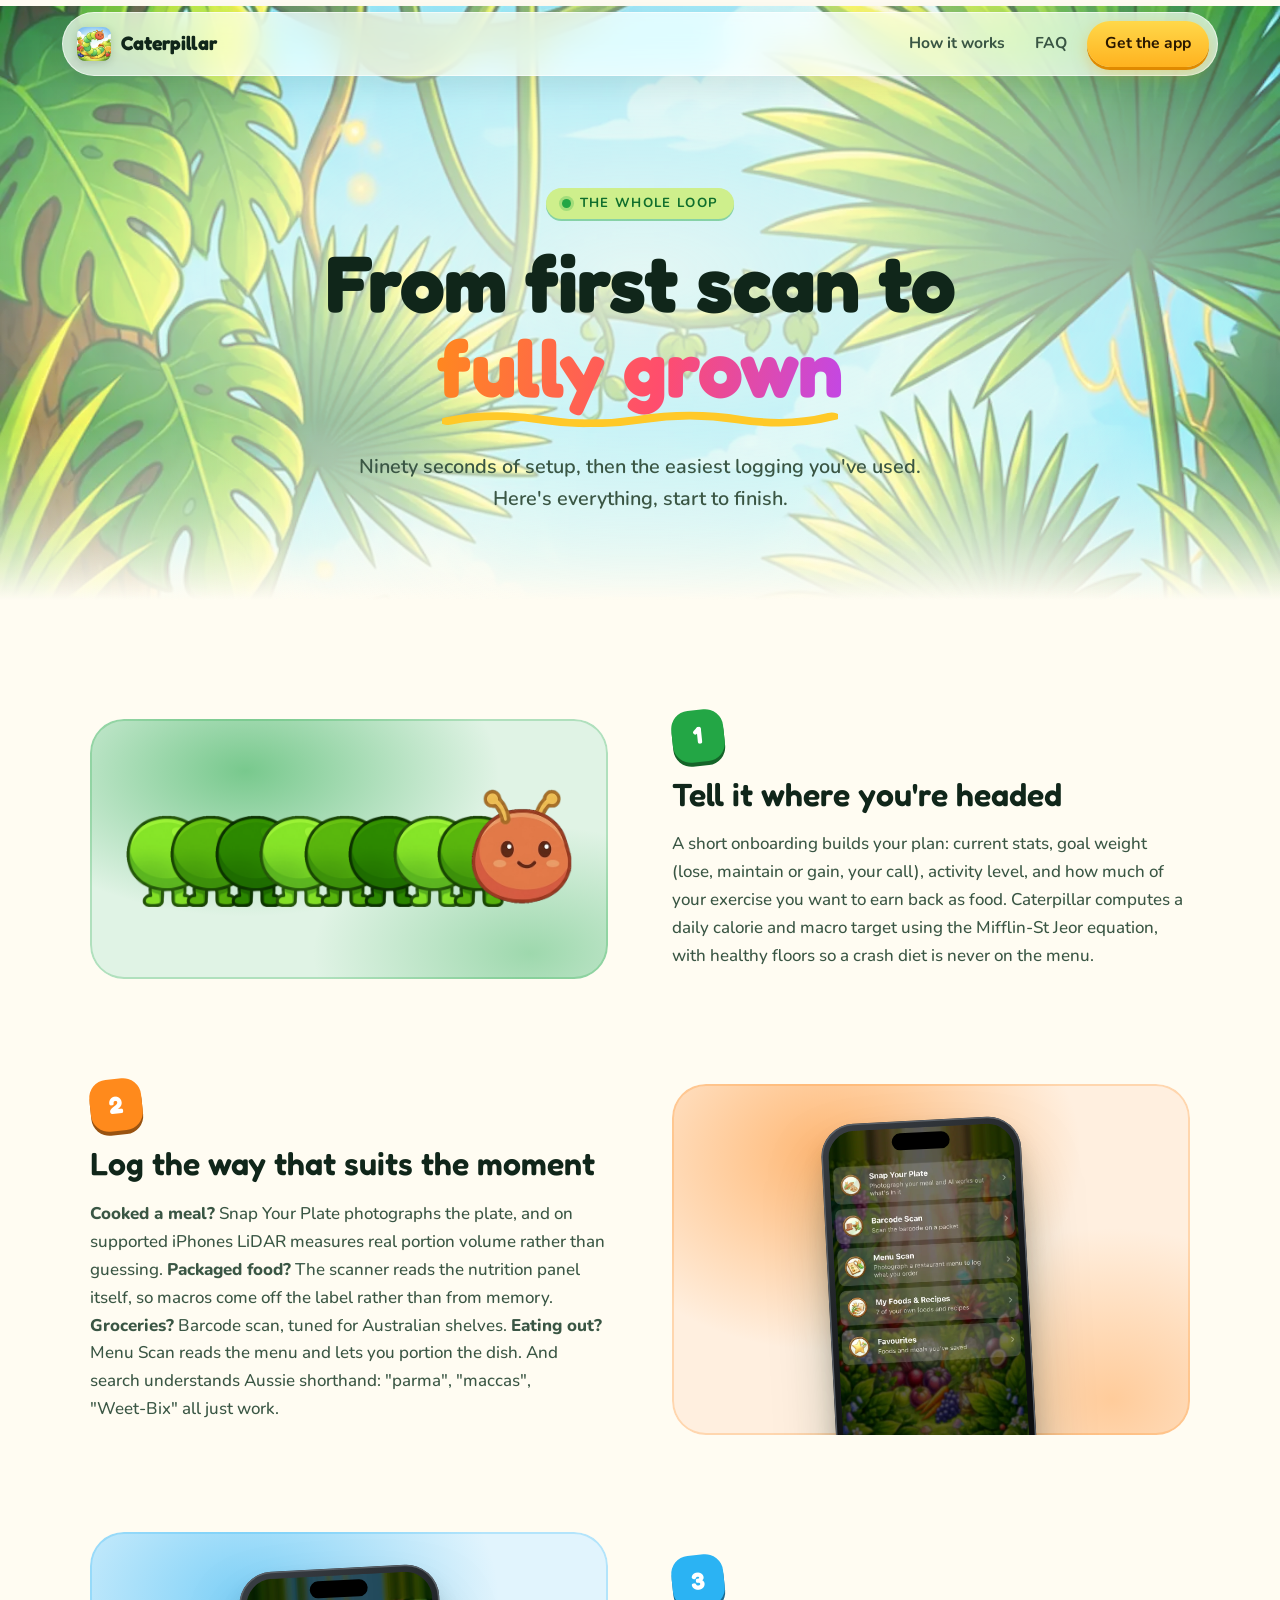
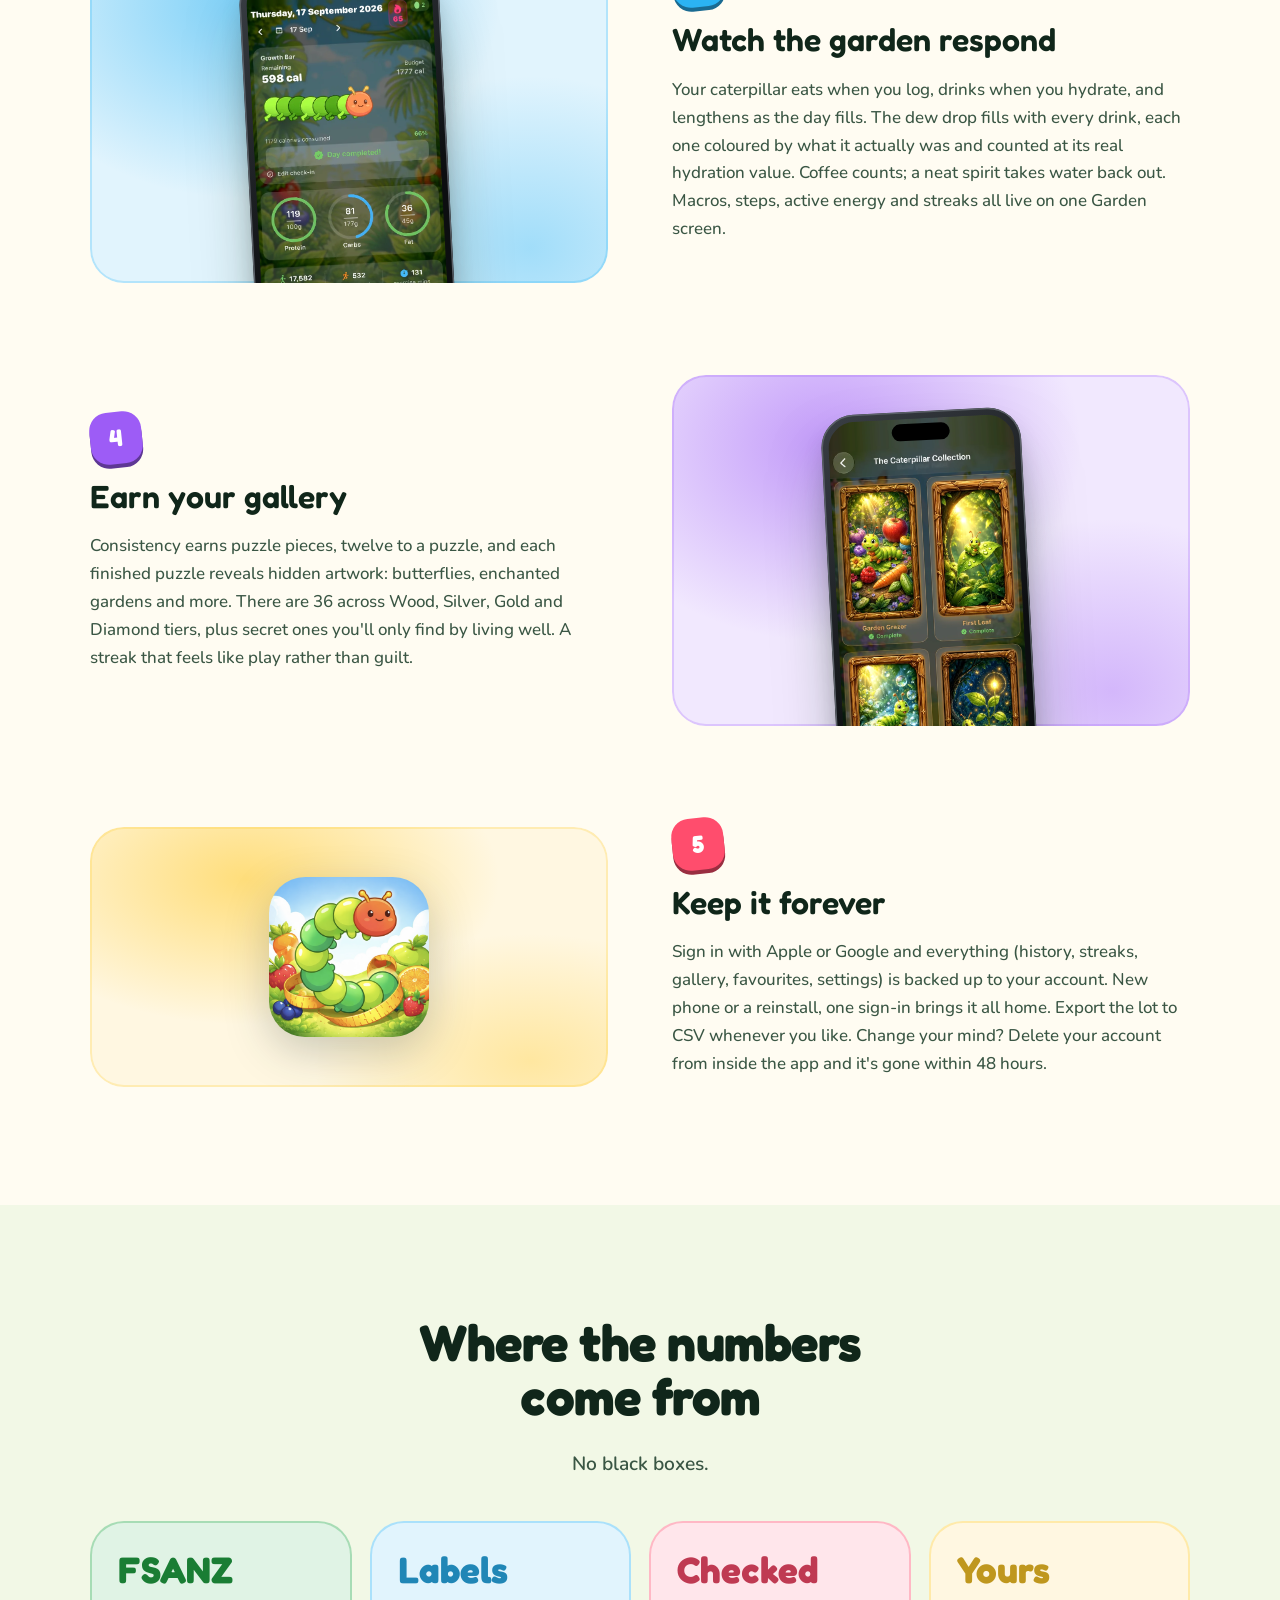
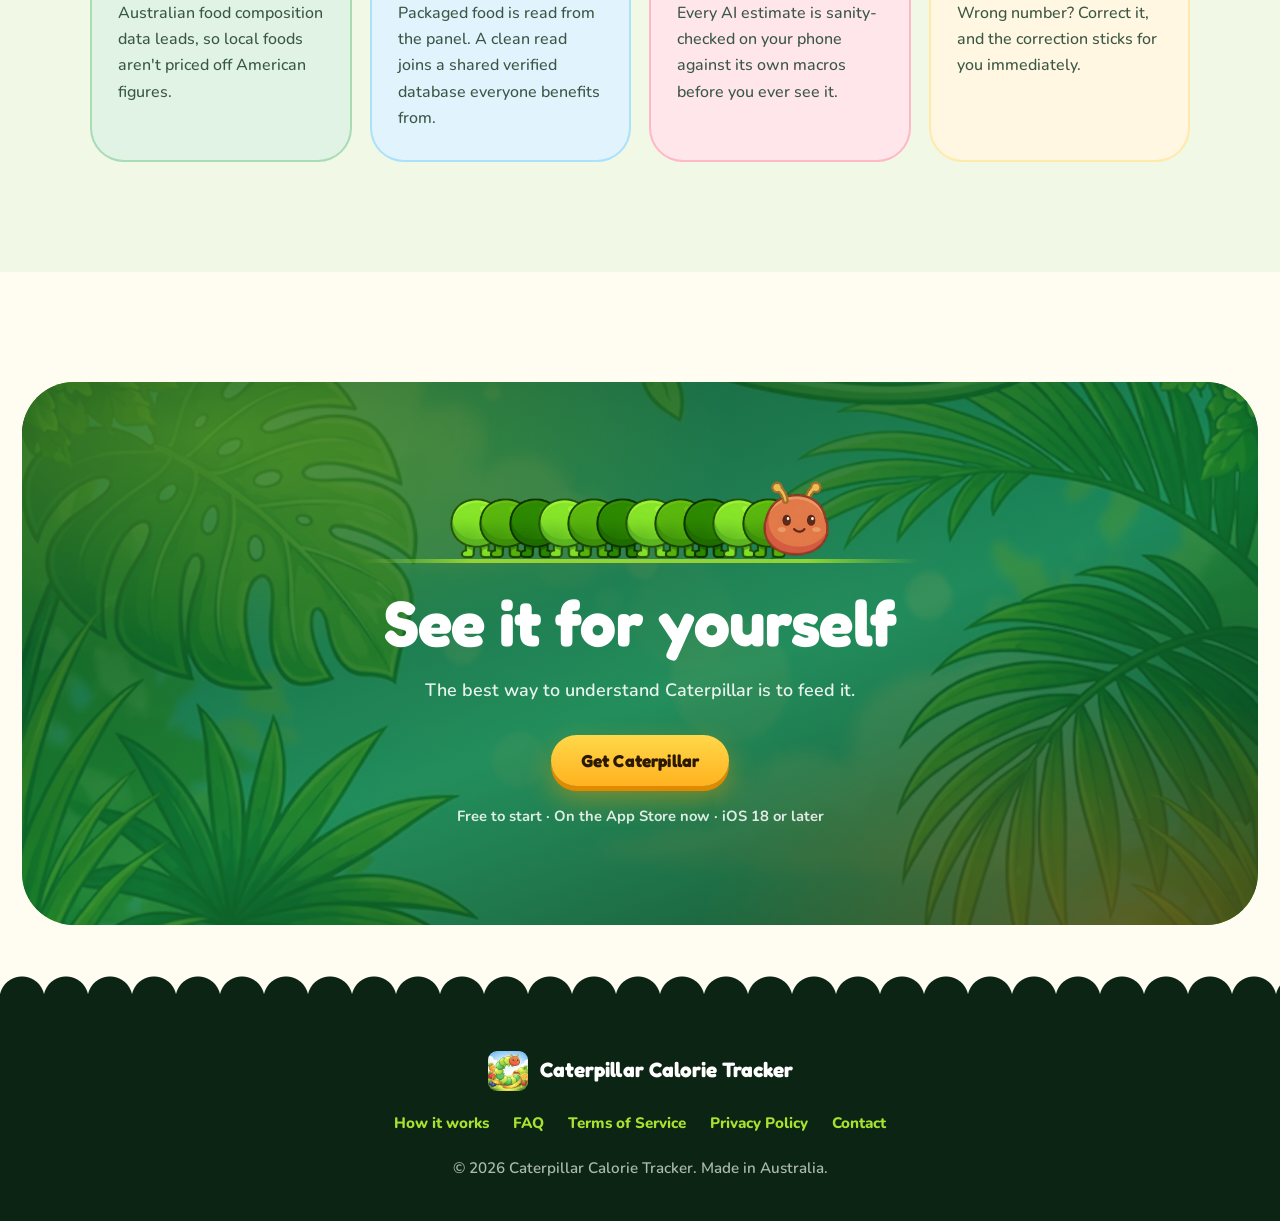
<file: how-it-works.html>
<!DOCTYPE html>
<html lang="en-AU">
<head>
<meta charset="utf-8">
<meta name="viewport" content="width=device-width, initial-scale=1">
<title>How Caterpillar works: from first scan to fully grown</title>
<meta name="description" content="The whole Caterpillar loop: an honest calorie target, five ways to log a meal, a garden that responds, and a gallery you earn.">
<meta name="apple-itunes-app" content="app-id=6786546336">
<meta name="theme-color" content="#23a645">
<link rel="icon" href="assets/appicon.png">
<link rel="apple-touch-icon" href="assets/appicon-180.png">
<link rel="preconnect" href="https://fonts.googleapis.com">
<link rel="preconnect" href="https://fonts.gstatic.com" crossorigin>
<link rel="stylesheet" href="https://fonts.googleapis.com/css2?family=Fredoka:wght@500;600;700&family=Nunito:wght@500;600;700;800&display=swap">
<link rel="stylesheet" href="style.css">
</head>
<body>

<nav>
  <a class="brand" href="index.html">
    <img src="assets/appicon.png" alt="" width="34" height="34">Caterpillar
  </a>
  <a class="hide-sm" href="how-it-works.html">How it works</a>
  <a class="hide-sm" href="faq.html">FAQ</a>
  <a class="cta" href="https://apps.apple.com/app/id6786546336">Get the app</a>
</nav>

<header class="hero" style="--bg:url('assets/bg/onboarding-wide.webp')">
  <div class="wrap">
    <span class="eyebrow">The whole loop</span>
    <h1>From first scan to <span class="accent">fully grown</span></h1>
    <p class="sub">Ninety seconds of setup, then the easiest logging you've
    used. Here's everything, start to finish.</p>
  </div>
</header>

<section>
  <div class="wrap">

    <div class="split reveal">
      <div class="art"><div class="cat" data-segments="8" data-full="8" data-max="150" data-ground="none" aria-hidden="true"></div></div>
      <div>
        <span class="step-no" style="--tint:var(--leaf)">1</span>
        <h3>Tell it where you're headed</h3>
        <p>A short onboarding builds your plan: current stats, goal weight
        (lose, maintain or gain, your call), activity level, and how much of your
        exercise you want to earn back as food. Caterpillar computes a daily
        calorie and macro target using the Mifflin&#8209;St&nbsp;Jeor equation,
        with healthy floors so a crash diet is never on the menu.</p>
      </div>
    </div>

    <div class="split flip reveal">
      <div class="art tangerine has-phone"><div class="phone"><img src="assets/screens/forage.webp" alt="The Forage tab with five ways to log" width="603" height="1311" loading="lazy"></div></div>
      <div>
        <span class="step-no" style="--tint:var(--tangerine)">2</span>
        <h3>Log the way that suits the moment</h3>
        <p><strong>Cooked a meal?</strong> Snap Your Plate photographs the plate,
        and on supported iPhones LiDAR measures real portion volume rather than
        guessing. <strong>Packaged food?</strong> The scanner reads the nutrition
        panel itself, so macros come off the label rather than from memory.
        <strong>Groceries?</strong> Barcode scan, tuned for Australian shelves.
        <strong>Eating out?</strong> Menu Scan reads the menu and lets you
        portion the dish. And search understands Aussie shorthand: "parma",
        "maccas", "Weet&#8209;Bix" all just work.</p>
      </div>
    </div>

    <div class="split reveal">
      <div class="art sky has-phone"><div class="phone"><img src="assets/screens/garden.webp" alt="The Garden tab: the caterpillar, macros, steps and water" width="603" height="1311" loading="lazy"></div></div>
      <div>
        <span class="step-no" style="--tint:var(--sky)">3</span>
        <h3>Watch the garden respond</h3>
        <p>Your caterpillar eats when you log, drinks when you hydrate, and
        lengthens as the day fills. The dew drop fills with every drink, each one
        coloured by what it actually was and counted at its real hydration value.
        Coffee counts; a neat spirit takes water back out. Macros, steps,
        active energy and streaks all live on one Garden screen.</p>
      </div>
    </div>

    <div class="split flip reveal">
      <div class="art grape has-phone"><div class="phone"><img src="assets/screens/gallery.webp" alt="The Caterpillar Collection of artwork cards" width="603" height="1311" loading="lazy"></div></div>
      <div>
        <span class="step-no" style="--tint:var(--grape)">4</span>
        <h3>Earn your gallery</h3>
        <p>Consistency earns puzzle pieces, twelve to a puzzle, and each
        finished puzzle reveals hidden artwork: butterflies,
        enchanted gardens and more. There are 36 across Wood, Silver, Gold and
        Diamond tiers, plus secret ones you'll only find by living well. A
        streak that feels like play rather than guilt.</p>
      </div>
    </div>

    <div class="split reveal">
      <div class="art sun"><img class="appicon" src="assets/appicon.png" alt="" width="160" height="160"></div>
      <div>
        <span class="step-no" style="--tint:var(--berry)">5</span>
        <h3>Keep it forever</h3>
        <p>Sign in with Apple or Google and everything
        (history, streaks, gallery, favourites, settings) is backed up to your
        account. New phone or a reinstall, one sign-in brings it all home. Export
        the lot to CSV whenever you like. Change your mind? Delete your account
        from inside the app and it's gone within 48&nbsp;hours.</p>
      </div>
    </div>

  </div>
</section>

<section class="alt">
  <div class="wrap center">
    <h2>Where the numbers come from</h2>
    <p class="lede">No black boxes.</p>
    <div class="facts">
      <div class="fact reveal">
        <span class="n">FSANZ</span>
        <p>Australian food composition data leads, so local foods aren't priced
        off American figures.</p>
      </div>
      <div class="fact reveal">
        <span class="n">Labels</span>
        <p>Packaged food is read from the panel. A clean read joins a shared
        verified database everyone benefits from.</p>
      </div>
      <div class="fact reveal">
        <span class="n">Checked</span>
        <p>Every AI estimate is sanity-checked on your phone against its own
        macros before you ever see it.</p>
      </div>
      <div class="fact reveal">
        <span class="n">Yours</span>
        <p>Wrong number? Correct it, and the correction sticks for you
        immediately.</p>
      </div>
    </div>
  </div>
</section>

<section id="get">
    <div class="panel cta-banner" style="--bg:url('assets/bg/garden-wide.webp')">
      <div class="cat center" data-segments="11" data-max="60" aria-hidden="true"></div>
      <h2>See it for yourself</h2>
      <p>The best way to understand Caterpillar is to feed it.</p>
      <a class="btn btn-primary" href="https://apps.apple.com/app/id6786546336">Get Caterpillar</a>
      <span class="store-note">Free to start · On the App&nbsp;Store now · iOS&nbsp;18 or later</span>
    </div>
</section>

<footer>
  <div class="marque">
    <img src="assets/appicon.png" alt="" width="40" height="40">Caterpillar Calorie Tracker
  </div>
  <div class="links">
    <a href="how-it-works.html">How it works</a>
    <a href="faq.html">FAQ</a>
    <a href="terms.html">Terms of Service</a>
    <a href="privacy.html">Privacy Policy</a>
    <a href="mailto:support@caterpillarcalorietracker.com">Contact</a>
  </div>
  © 2026 Caterpillar Calorie Tracker. Made in Australia.
</footer>

<script src="site.js" defer></script>
</body>
</html>
</file>
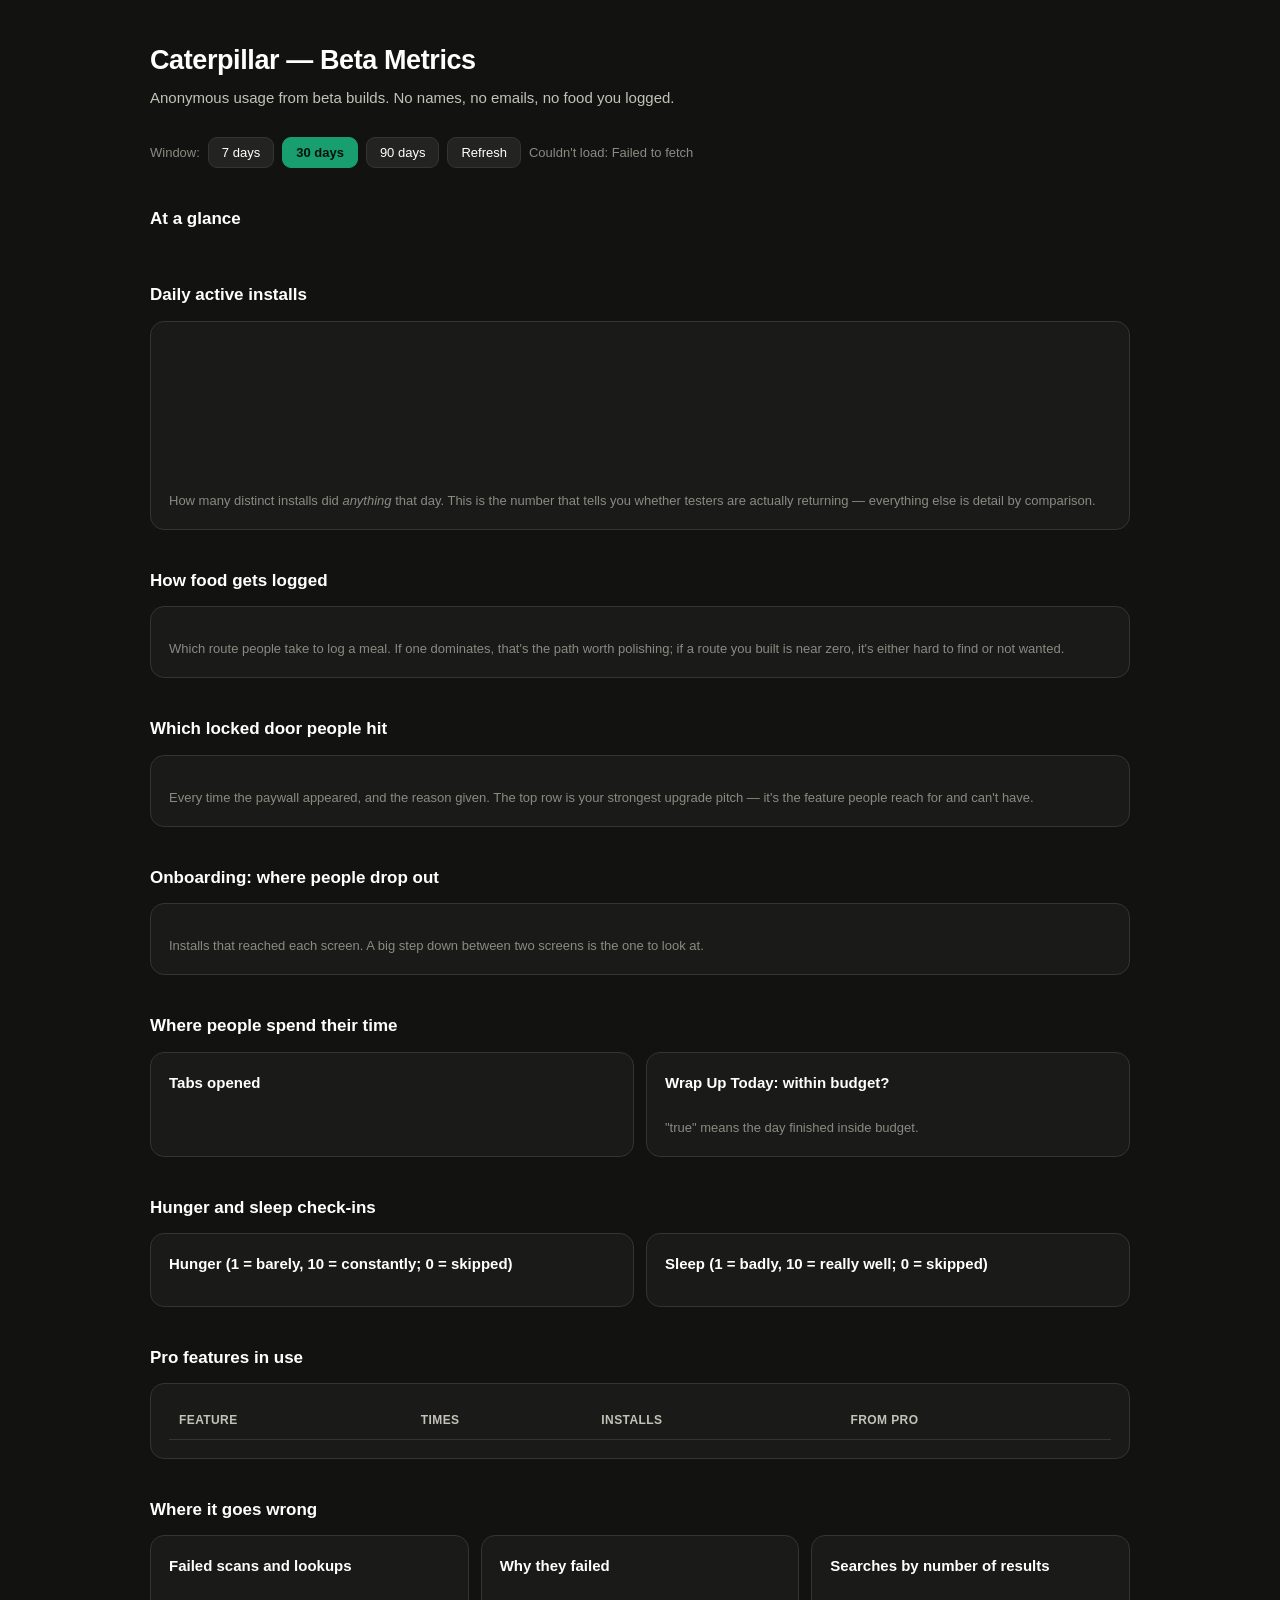
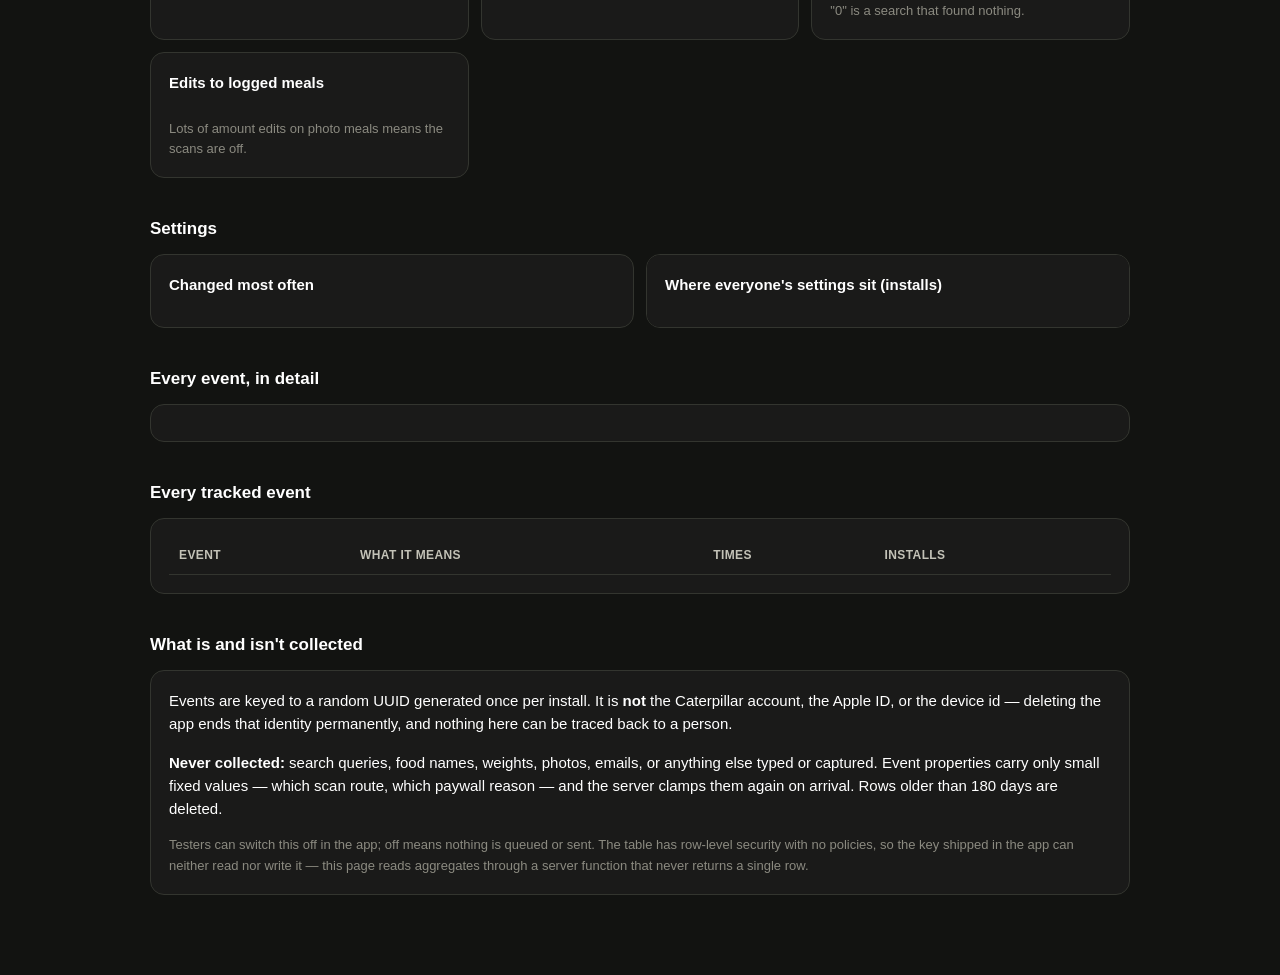
<file: metrics.html>
<!DOCTYPE html>
<html lang="en-AU">
<head>
<meta charset="utf-8">
<meta name="viewport" content="width=device-width, initial-scale=1">
<meta name="robots" content="noindex, nofollow">
<title>Caterpillar — Beta Metrics</title>
<style>
  :root {
    color-scheme: dark;
    --surface-0: #121311;
    --surface-1: #1a1a19;
    --surface-2: #232421;
    --line:      #33352f;
    --text-1:    #ffffff;
    --text-2:    #c3c2b7;
    --text-3:    #8b8a80;
    /* Both from the validated categorical set, stepped for this dark
       surface. Slot 3 (aqua) carries magnitude; slot 1 (blue) carries the
       daily-active series. Validated together: CVD ΔE 19.6, normal 20.9,
       both ≥3:1 on #1a1a19. */
    --accent:    #199e70;
    --accent-2:  #3987e5;
    --warn:      #c98500;
  }
  * { box-sizing: border-box; }
  body {
    margin: 0; padding: 0 20px 80px;
    background: var(--surface-0); color: var(--text-1);
    font: 15px/1.55 -apple-system, BlinkMacSystemFont, "Segoe UI", Roboto, sans-serif;
  }
  .wrap { max-width: 980px; margin: 0 auto; }
  header { padding: 40px 0 8px; }
  h1 { margin: 0 0 4px; font-size: 27px; letter-spacing: -0.4px; }
  h2 { font-size: 17px; margin: 38px 0 12px; }
  .sub { color: var(--text-2); margin: 0; }
  .controls { display: flex; gap: 8px; align-items: center; margin: 20px 0 4px; flex-wrap: wrap; }
  button {
    background: var(--surface-2); color: var(--text-1); border: 1px solid var(--line);
    border-radius: 9px; padding: 7px 13px; font-size: 13px; cursor: pointer;
  }
  button[aria-pressed="true"] { background: var(--accent); color: #06120d; border-color: var(--accent); font-weight: 600; }
  .status { color: var(--text-3); font-size: 13px; }

  .tiles { display: grid; gap: 12px; grid-template-columns: repeat(auto-fit, minmax(190px, 1fr)); }
  .tile { background: var(--surface-1); border: 1px solid var(--line); border-radius: 14px; padding: 16px 18px; }
  .tile .n { font-size: 30px; font-weight: 700; letter-spacing: -0.5px; }
  .tile .k { color: var(--text-2); font-size: 13px; margin-top: 2px; }
  .tile .d { color: var(--text-3); font-size: 12px; margin-top: 7px; }

  .card { background: var(--surface-1); border: 1px solid var(--line); border-radius: 14px; padding: 18px; }
  .scroll { overflow-x: auto; }

  table { border-collapse: collapse; width: 100%; font-size: 14px; min-width: 560px; }
  th, td { text-align: left; padding: 9px 10px; border-bottom: 1px solid var(--line); vertical-align: top; }
  th { color: var(--text-2); font-weight: 600; font-size: 12px; text-transform: uppercase; letter-spacing: 0.4px; }
  td.num { text-align: right; font-variant-numeric: tabular-nums; white-space: nowrap; }
  td .why { color: var(--text-3); font-size: 12.5px; display: block; margin-top: 2px; }

  /* Horizontal magnitude bars. One hue: the row label carries identity, so
     colour would be decoration — and eight cycled hues would be worse than
     decoration. 4px rounded data-end, anchored at the baseline. */
  .bars { display: grid; gap: 9px; }
  .bar-row { display: grid; grid-template-columns: minmax(120px, 190px) 1fr auto; gap: 12px; align-items: center; }
  .bar-label { color: var(--text-2); font-size: 13.5px; }
  .bar-track { background: var(--surface-2); border-radius: 4px; height: 20px; position: relative; }
  .bar-fill { background: var(--accent); height: 100%; border-radius: 0 4px 4px 0; min-width: 2px; }
  .bar-val { font-variant-numeric: tabular-nums; font-size: 13.5px; color: var(--text-1); }

  /* Daily active — bars, because the x values are discrete days. */
  .spark { display: flex; align-items: flex-end; gap: 2px; height: 130px; }
  .spark div { background: var(--accent-2); border-radius: 3px 3px 0 0; flex: 1 1 0; min-height: 2px; }
  .spark-axis { display: flex; justify-content: space-between; color: var(--text-3); font-size: 11.5px; margin-top: 7px; }

  .empty { color: var(--text-3); font-size: 14px; padding: 6px 0; }
  .note { color: var(--text-3); font-size: 13px; }
  .grid2 { display: grid; gap: 12px; grid-template-columns: repeat(auto-fit, minmax(300px, 1fr)); }
  .card h3 { margin: 0 0 12px; font-size: 15px; }
  details { border-top: 1px solid var(--line); padding: 10px 0; }
  details:first-child { border-top: none; }
  summary { cursor: pointer; font-size: 14px; }
  summary code { font-size: 13px; }
  .vals { display: flex; flex-wrap: wrap; gap: 6px; margin: 8px 0 2px; }
  .vals span { font-size: 12.5px; padding: 3px 9px; border-radius: 10px;
               background: var(--surface-2, rgba(127,127,127,.12)); }
  .propname { color: var(--text-2); font-size: 12.5px; margin-top: 8px; }
  code { background: var(--surface-2); padding: 1px 5px; border-radius: 5px; font-size: 12.5px; }
</style>
</head>
<body>
<div class="wrap">

<header>
  <h1>Caterpillar — Beta Metrics</h1>
  <p class="sub">Anonymous usage from beta builds. No names, no emails, no food you logged.</p>
</header>

<div class="controls">
  <span class="status">Window:</span>
  <button data-days="7"  aria-pressed="false">7 days</button>
  <button data-days="30" aria-pressed="true">30 days</button>
  <button data-days="90" aria-pressed="false">90 days</button>
  <button id="refresh">Refresh</button>
  <span class="status" id="status">Loading…</span>
</div>

<h2>At a glance</h2>
<div class="tiles" id="tiles"></div>

<h2>Daily active installs</h2>
<div class="card">
  <div class="spark" id="spark" role="img" aria-label="Daily active installs"></div>
  <div class="spark-axis"><span id="spark-from"></span><span id="spark-to"></span></div>
  <p class="note" style="margin:14px 0 0">
    How many distinct installs did <em>anything</em> that day. This is the number
    that tells you whether testers are actually returning — everything else is
    detail by comparison.
  </p>
</div>

<h2>How food gets logged</h2>
<div class="card"><div class="bars" id="sources"></div>
  <p class="note" style="margin:14px 0 0">
    Which route people take to log a meal. If one dominates, that's the path
    worth polishing; if a route you built is near zero, it's either hard to
    find or not wanted.
  </p>
</div>

<h2>Which locked door people hit</h2>
<div class="card"><div class="bars" id="paywall"></div>
  <p class="note" style="margin:14px 0 0">
    Every time the paywall appeared, and the reason given. The top row is your
    strongest upgrade pitch — it's the feature people reach for and can't have.
  </p>
</div>

<h2>Onboarding: where people drop out</h2>
<div class="card"><div class="bars" id="funnel"></div>
  <p class="note" style="margin:14px 0 0">Installs that reached each screen. A big
  step down between two screens is the one to look at.</p>
</div>

<h2>Where people spend their time</h2>
<div class="grid2">
  <div class="card"><h3>Tabs opened</h3><div class="bars" id="tabs"></div></div>
  <div class="card"><h3>Wrap Up Today: within budget?</h3><div class="bars" id="wraps"></div>
    <p class="note" style="margin:12px 0 0">"true" means the day finished inside budget.</p></div>
</div>

<h2>Hunger and sleep check-ins</h2>
<div class="grid2">
  <div class="card"><h3>Hunger (1 = barely, 10 = constantly; 0 = skipped)</h3><div class="bars" id="hunger"></div></div>
  <div class="card"><h3>Sleep (1 = badly, 10 = really well; 0 = skipped)</h3><div class="bars" id="sleep"></div></div>
</div>

<h2>Pro features in use</h2>
<div class="card scroll">
  <table>
    <thead><tr><th>Feature</th><th class="num">Times</th><th class="num">Installs</th><th class="num">From Pro</th></tr></thead>
    <tbody id="pro"></tbody>
  </table>
</div>

<h2>Where it goes wrong</h2>
<div class="grid2">
  <div class="card"><h3>Failed scans and lookups</h3><div class="bars" id="failKind"></div></div>
  <div class="card"><h3>Why they failed</h3><div class="bars" id="failReason"></div></div>
  <div class="card"><h3>Searches by number of results</h3><div class="bars" id="searchResults"></div>
    <p class="note" style="margin:12px 0 0">"0" is a search that found nothing.</p></div>
  <div class="card"><h3>Edits to logged meals</h3><div class="bars" id="edits"></div>
    <p class="note" style="margin:12px 0 0">Lots of amount edits on photo meals means the scans are off.</p></div>
</div>

<h2>Settings</h2>
<div class="grid2">
  <div class="card"><h3>Changed most often</h3><div class="bars" id="changed"></div></div>
  <div class="card scroll"><h3>Where everyone's settings sit (installs)</h3>
    <table><tbody id="settings"></tbody></table></div>
</div>

<h2>Every event, in detail</h2>
<div class="card" id="details"></div>

<h2>Every tracked event</h2>
<div class="card scroll">
  <table>
    <thead><tr>
      <th>Event</th><th>What it means</th>
      <th class="num">Times</th><th class="num">Installs</th>
    </tr></thead>
    <tbody id="events"></tbody>
  </table>
</div>

<h2>What is and isn't collected</h2>
<div class="card">
  <p style="margin-top:0">
    Events are keyed to a random UUID generated once per install. It is
    <strong>not</strong> the Caterpillar account, the Apple ID, or the device
    id — deleting the app ends that identity permanently, and nothing here can
    be traced back to a person.
  </p>
  <p>
    <strong>Never collected:</strong> search queries, food names, weights,
    photos, emails, or anything else typed or captured. Event properties carry
    only small fixed values — which scan route, which paywall reason — and the
    server clamps them again on arrival. Rows older than 180 days are deleted.
  </p>
  <p style="margin-bottom:0" class="note">
    Testers can switch this off in the app; off means nothing is queued or sent.
    The table has row-level security with no policies, so the key shipped in the
    app can neither read nor write it — this page reads aggregates through a
    server function that never returns a single row.
  </p>
</div>

</div>

<script>
const ENDPOINT = "https://jkxxqojfualdmsvyaprz.supabase.co/functions/v1/analytics";
const ANON = "eyJhbGciOiJIUzI1NiIsInR5cCI6IkpXVCJ9.eyJpc3MiOiJzdXBhYmFzZSIsInJlZiI6ImpreHhxb2pmdWFsZG1zdnlhcHJ6Iiwicm9sZSI6ImFub24iLCJpYXQiOjE3NzY0MDg2NDcsImV4cCI6MjA5MTk4NDY0N30.xN4-oo8YagLnrOjD0IhliEN_2GdYYTLhpQzHCkrVnU0";

// Plain-English meaning for every event. This is the whole point of the page:
// a metric you can't interpret is worse than no metric, because you'll act on
// it anyway.
const MEANING = {
  app_open:             "App brought to the foreground. The denominator for almost everything else.",
  onboarding_started:   "Someone opened the app for the very first time.",
  onboarding_step:      "Reached a particular onboarding screen. Compare counts to find where people drop out.",
  onboarding_complete:  "Finished onboarding and landed in the app. Started minus completed is your first-run loss.",
  meal_logged:          "A meal or drink was logged, by any route. The core action — if this stalls, nothing else matters.",
  hydration_logged:     "A drink was added to the dew drop.",
  weight_logged:        "A weigh-in was recorded.",
  day_wrapped:          "Tapped Wrap Up Today. The ritual that closes a day — a good proxy for genuine engagement rather than a stray tap.",
  search_performed:     "Searched the food database. High counts with low meal_logged means search isn't finding things.",
  barcode_scanned:      "A barcode or product code was scanned successfully.",
  ai_meal_scan:         "Photographed a meal for AI recognition. Costs roughly 0.2c each.",
  menu_scan:            "Photographed a restaurant menu. Your most expensive AI call at about 0.8c.",
  label_scan:           "Photographed a nutrition panel. Free and uncapped by design, so watch for anyone hammering it.",
  ai_search:            "Asked the AI to find a food the database missed.",
  voice_search:         "Described food by voice.",
  recipe_import:        "Imported a recipe from a URL. Pro only.",
  favourite_saved:      "Starred a food for reuse. A signal someone is settling into habits.",
  feature_opened:       "Opened a named screen. Tells you what gets explored versus ignored.",
  paywall_shown:        "The paywall appeared, with the reason that triggered it.",
  paywall_purchased:    "Someone subscribed. Against paywall_shown, this is your conversion rate.",
  achievement_unlocked: "Earned a puzzle piece or butterfly.",
  reminder_opened:      "Opened the app by tapping a notification, split by kind (hydration, meal, check_in, weekly_review). Tells you whether the nudges actually work. Before 27 Sep 2026 this counted widget taps instead, so older numbers here are widget opens.",
  widget_opened:        "Opened the app by tapping the home-screen widget. Counted as reminder_opened until 27 Sep 2026.",
  memory_offer_used:    "Accepted a Caterpillar Memory suggestion. The server was dropping these until 27 Sep 2026, so there is no earlier history.",
  tab_viewed:           "Switched to a tab. From Oct 2026.",
  checkin_saved:        "Saved the hunger and sleep check-in. The taps, and whether a note was written (never the note).",
  setting_changed:      "Changed a setting after onboarding. Which one, and its new value.",
  settings_snapshot:    "Once a day per install, where every setting sits. Shown under Settings, not counted as activity.",
  meal_edited:          "Changed a logged meal: amount, ingredients, mixer or meal type.",
  meal_deleted:         "Deleted a logged meal.",
  scan_failed:          "A scan, barcode lookup or recipe import didn't work.",
  day_reopened:         "Logged into a day after wrapping it up.",
  cocoon_used:          "A Safety Cocoon was spent: auto, manual or the one-time gift.",
  goal_changed:         "The calorie goal changed, and from where (editor, typed, weekly review, calibration, coach).",
  share_import:         "Something arrived through the share sheet.",
  paywall_dismissed:    "Closed the paywall or the App Store sheet without buying."
};

const LABELS = {
  manual: "Manual", manual_entry: "Typed in by hand", barcode: "Barcode scan",
  favourite: "Favourites", ai_scan: "Snap Your Plate", menu_scan: "Menu scan",
  label_scan: "Nutrition label", hydration: "Drink log",
  meal: "Meal reminder", check_in: "Daily check-in", weekly_review: "Weekly review",
  copy: "Logged again"
};

const fmt = n => (n ?? 0).toLocaleString();
const esc = s => String(s).replace(/[&<>"]/g, c => ({ "&":"&amp;", "<":"&lt;", ">":"&gt;", '"':"&quot;" }[c]));

/// Bars in a fixed order (a 1-10 scale reads wrong sorted by size).
function barsOrdered(el, obj, emptyMsg) {
  const entries = Object.entries(obj || {}).sort((a, b) => Number(a[0]) - Number(b[0]));
  if (!entries.length) { el.innerHTML = `<p class="empty">${emptyMsg}</p>`; return; }
  const max = Math.max(...entries.map(e => e[1])) || 1;
  el.innerHTML = entries.map(([k, v]) => `
    <div class="bar-row"><span class="bar-label">${esc(k)}</span>
      <div class="bar-track"><div class="bar-fill" style="width:${Math.max(2, v / max * 100)}%"></div></div>
      <span class="bar-val">${fmt(v)}</span></div>`).join("");
}
const pretty = k => LABELS[k] || k.replace(/_/g, " ").replace(/^./, c => c.toUpperCase());
let days = 30;

function bars(el, obj, emptyMsg) {
  const entries = Object.entries(obj || {}).sort((a, b) => b[1] - a[1]);
  if (!entries.length) { el.innerHTML = `<p class="empty">${emptyMsg}</p>`; return; }
  const max = entries[0][1] || 1;
  el.innerHTML = entries.map(([k, v]) => `
    <div class="bar-row">
      <span class="bar-label">${pretty(k)}</span>
      <div class="bar-track"><div class="bar-fill" style="width:${Math.max(2, v / max * 100)}%"
        title="${pretty(k)}: ${fmt(v)}"></div></div>
      <span class="bar-val">${fmt(v)}</span>
    </div>`).join("");
}

function render(d) {
  const opens = d.event_counts?.app_open ?? 0;
  const meals = d.event_counts?.meal_logged ?? 0;
  const shown = d.event_counts?.paywall_shown ?? 0;
  const bought = d.event_counts?.paywall_purchased ?? 0;
  const aiCalls = (d.event_counts?.ai_meal_scan ?? 0) + (d.event_counts?.menu_scan ?? 0)
                + (d.event_counts?.label_scan ?? 0) + (d.event_counts?.ai_search ?? 0);
  // Same per-call figures used in the cost model: meal 0.20c, menu 0.80c,
  // label 0.19c, search 0.09c.
  const cost = (d.event_counts?.ai_meal_scan ?? 0) * 0.00197
             + (d.event_counts?.menu_scan   ?? 0) * 0.00804
             + (d.event_counts?.label_scan  ?? 0) * 0.00187
             + (d.event_counts?.ai_search   ?? 0) * 0.00090;

  const pct = r => r && r.eligible ? `${Math.round(r.returned / r.eligible * 100)}%` : "n/a";
  const tile = (n, k, note) =>
    `<div class="tile"><div class="n">${n}</div><div class="k">${k}</div><div class="d">${note}</div></div>`;

  document.getElementById("tiles").innerHTML = [
    tile(fmt(d.total_installs), "Installs seen", `Distinct installs active in the last ${d.window_days} days.`),
    tile(fmt(d.pro_installs), "With Pro", "Installs that reported an active Pro entitlement."),
    tile(fmt(meals), "Meals logged", opens ? `${(meals / opens).toFixed(1)} per app open.` : "The core action."),
    tile(fmt(aiCalls), "AI calls", `Estimated spend US$${cost.toFixed(2)} over the window.`),
    tile(shown ? `${(bought / shown * 100).toFixed(1)}%` : "—", "Paywall conversion",
         shown ? `${fmt(bought)} of ${fmt(shown)} paywall views.` : "No paywall views yet."),
    tile(pct(d.retention?.d1), "Came back next day",
         `${fmt(d.retention?.d1?.returned)} of ${fmt(d.retention?.d1?.eligible)} installs were back a day or more after their first.`),
    tile(pct(d.retention?.d7), "Came back after a week",
         `${fmt(d.retention?.d7?.returned)} of ${fmt(d.retention?.d7?.eligible)} installs old enough to tell.`),
    tile(d.total_installs ? `${Math.round((d.installs_per_event?.day_wrapped ?? 0) / d.total_installs * 100)}%` : "n/a",
         "Use Wrap Up Today", "Share of active installs that wrapped up at least one day."),
    tile(fmt(d.total_events), "Events", "Everything recorded in the window.")
  ].join("");

  const daily = Object.entries(d.daily_active || {});
  const spark = document.getElementById("spark");
  if (!daily.length) {
    spark.innerHTML = '<p class="empty">No activity yet.</p>';
    document.getElementById("spark-from").textContent = "";
    document.getElementById("spark-to").textContent = "";
  } else {
    const peak = Math.max(...daily.map(x => x[1])) || 1;
    spark.innerHTML = daily.map(([day, n]) =>
      `<div style="height:${Math.max(2, n / peak * 100)}%" title="${day}: ${n} active"></div>`).join("");
    document.getElementById("spark-from").textContent = daily[0][0];
    document.getElementById("spark-to").textContent = daily[daily.length - 1][0];
  }

  const P = d.props || {};
  const pv = (ev, key) => (P[ev] || {})[key] || {};
  const $ = id => document.getElementById(id);
  bars($("funnel"), d.onboarding_funnel, "No onboarding yet.");
  bars($("tabs"), pv("tab_viewed", "tab"), "No tab data yet.");
  bars($("wraps"), pv("day_wrapped", "within_budget"), "No wrap-ups yet.");
  barsOrdered($("hunger"), pv("checkin_saved", "hunger"), "No check-ins yet.");
  barsOrdered($("sleep"), pv("checkin_saved", "sleep"), "No check-ins yet.");
  bars($("failKind"), pv("scan_failed", "kind"), "Nothing has failed yet.");
  bars($("failReason"), pv("scan_failed", "reason"), "Nothing has failed yet.");
  bars($("searchResults"), pv("search_performed", "results"), "No searches yet.");
  const edits = {};
  for (const [k, v] of Object.entries(pv("meal_edited", "change"))) edits["edited: " + k] = v;
  for (const [k, v] of Object.entries(pv("meal_edited", "photo"))) edits["edited, photo meal = " + k] = v;
  for (const [k, v] of Object.entries(pv("meal_deleted", "photo"))) edits["deleted, photo meal = " + k] = v;
  bars($("edits"), edits, "No edits yet.");
  bars($("changed"), pv("setting_changed", "setting"), "Nobody has changed a setting yet.");

  const settingRows = Object.entries(d.settings || {}).sort((a, b) => a[0].localeCompare(b[0]));
  $("settings").innerHTML = settingRows.length
    ? settingRows.map(([name, vals]) => `<tr><td><code>${esc(name)}</code></td><td>`
        + Object.entries(vals).sort((a, b) => b[1] - a[1])
            .map(([v, n]) => `${esc(v)} <strong>${fmt(n)}</strong>`).join(" · ")
        + `</td></tr>`).join("")
    : `<tr><td class="empty">No snapshots yet.</td></tr>`;

  const proEvents = ["ai_meal_scan", "menu_scan", "label_scan", "ai_search", "voice_search",
                     "recipe_import", "share_import", "memory_offer_used"];
  $("pro").innerHTML = proEvents.map(ev => {
    const n = d.event_counts?.[ev] ?? 0, pro = d.pro_event_counts?.[ev] ?? 0;
    return `<tr><td><code>${ev}</code></td><td class="num">${fmt(n)}</td>
      <td class="num">${fmt(d.installs_per_event?.[ev] ?? 0)}</td>
      <td class="num">${n ? Math.round(pro / n * 100) + "%" : "n/a"}</td></tr>`;
  }).join("");

  $("details").innerHTML = Object.keys(P).sort().map(ev => `
    <details><summary><code>${esc(ev)}</code> <span class="note">${esc(MEANING[ev] || "")}</span></summary>
      ${Object.entries(P[ev]).map(([k, vals]) => `<div class="propname">${esc(k)}</div><div class="vals">`
        + Object.entries(vals).sort((a, b) => b[1] - a[1]).slice(0, 30)
            .map(([v, n]) => `<span>${esc(v)}: ${fmt(n)}</span>`).join("") + `</div>`).join("")}
    </details>`).join("") || `<p class="empty">Nothing yet.</p>`;

  bars(document.getElementById("sources"), d.meal_sources, "No meals logged yet.");
  bars(document.getElementById("paywall"), d.paywall_reasons, "The paywall hasn't been shown yet.");

  const rows = Object.keys(MEANING).map(ev => ({
    ev, count: d.event_counts?.[ev] ?? 0, installs: d.installs_per_event?.[ev] ?? 0
  })).sort((a, b) => b.count - a.count);
  document.getElementById("events").innerHTML = rows.map(r => `
    <tr>
      <td><code>${r.ev}</code></td>
      <td><span class="why">${MEANING[r.ev]}</span></td>
      <td class="num">${fmt(r.count)}</td>
      <td class="num">${fmt(r.installs)}</td>
    </tr>`).join("");
}

async function load() {
  const status = document.getElementById("status");
  status.textContent = "Loading…";
  try {
    const key = new URLSearchParams(location.search).get("key");
    const res = await fetch(ENDPOINT + (key ? `?key=${encodeURIComponent(key)}` : ""), {
      method: "POST",
      headers: { "Content-Type": "application/json", "Authorization": `Bearer ${ANON}`, "apikey": ANON },
      body: JSON.stringify({ task: "metrics", days })
    });
    const data = await res.json();
    if (!res.ok || data.error) throw new Error(data.error || `HTTP ${res.status}`);
    render(data);
    status.textContent = "Updated " + new Date(data.generated_at).toLocaleString();
  } catch (err) {
    status.textContent = "Couldn't load: " + err.message;
  }
}

document.querySelectorAll("button[data-days]").forEach(b => {
  b.addEventListener("click", () => {
    days = Number(b.dataset.days);
    document.querySelectorAll("button[data-days]").forEach(o =>
      o.setAttribute("aria-pressed", String(o === b)));
    load();
  });
});
document.getElementById("refresh").addEventListener("click", load);
load();
</script>
</body>
</html>
</file>
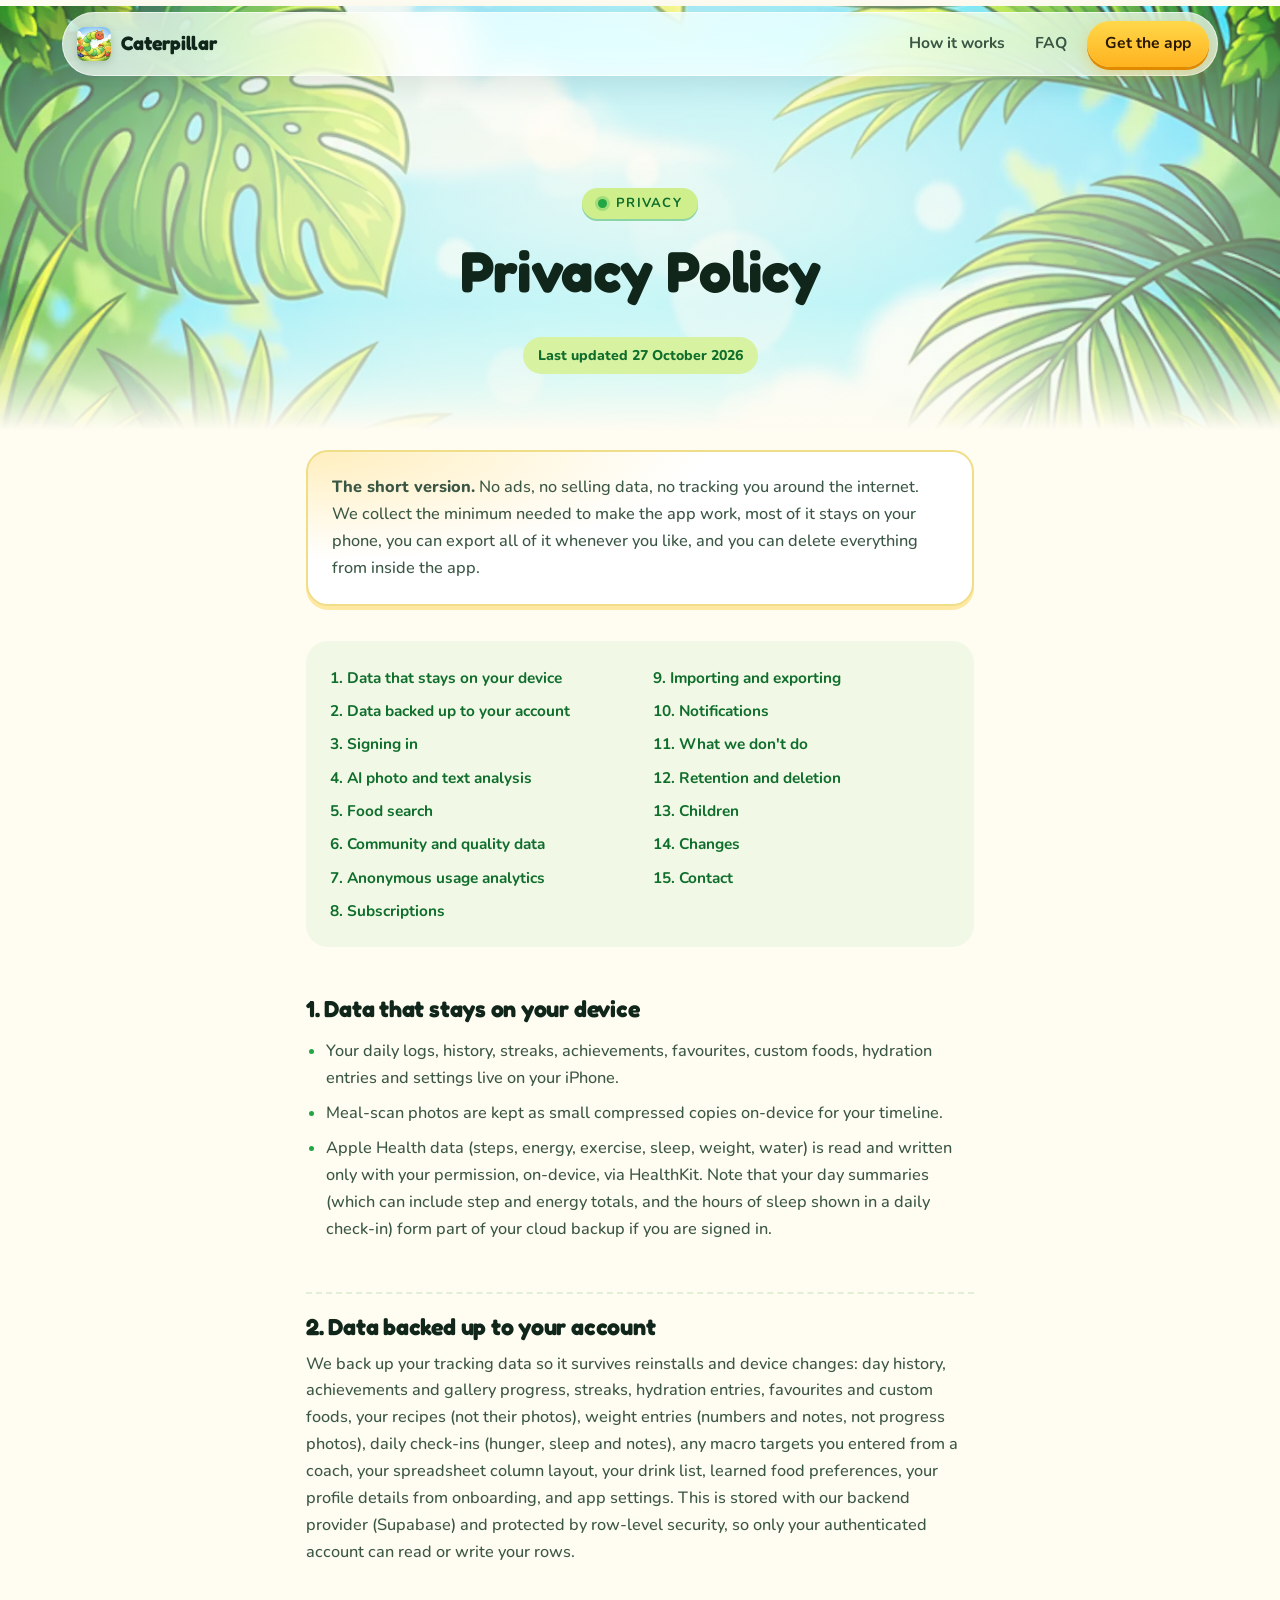
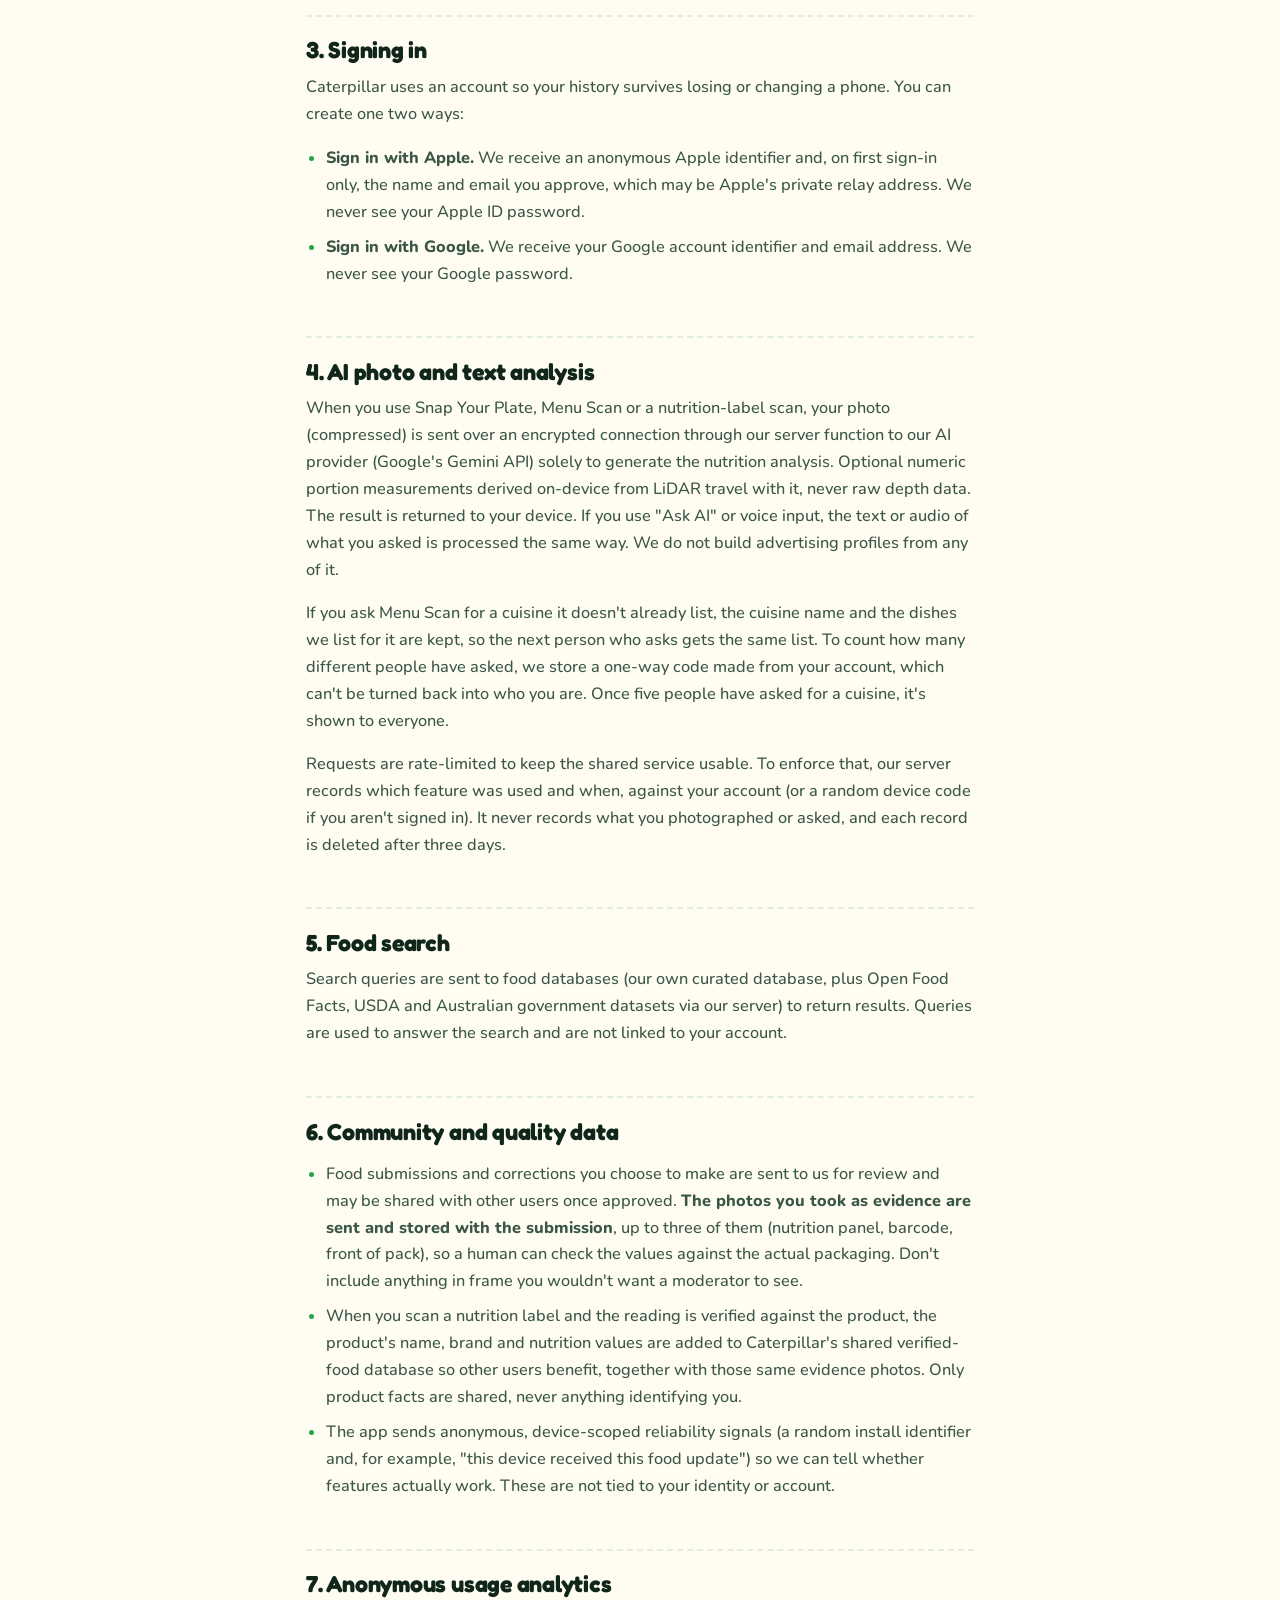
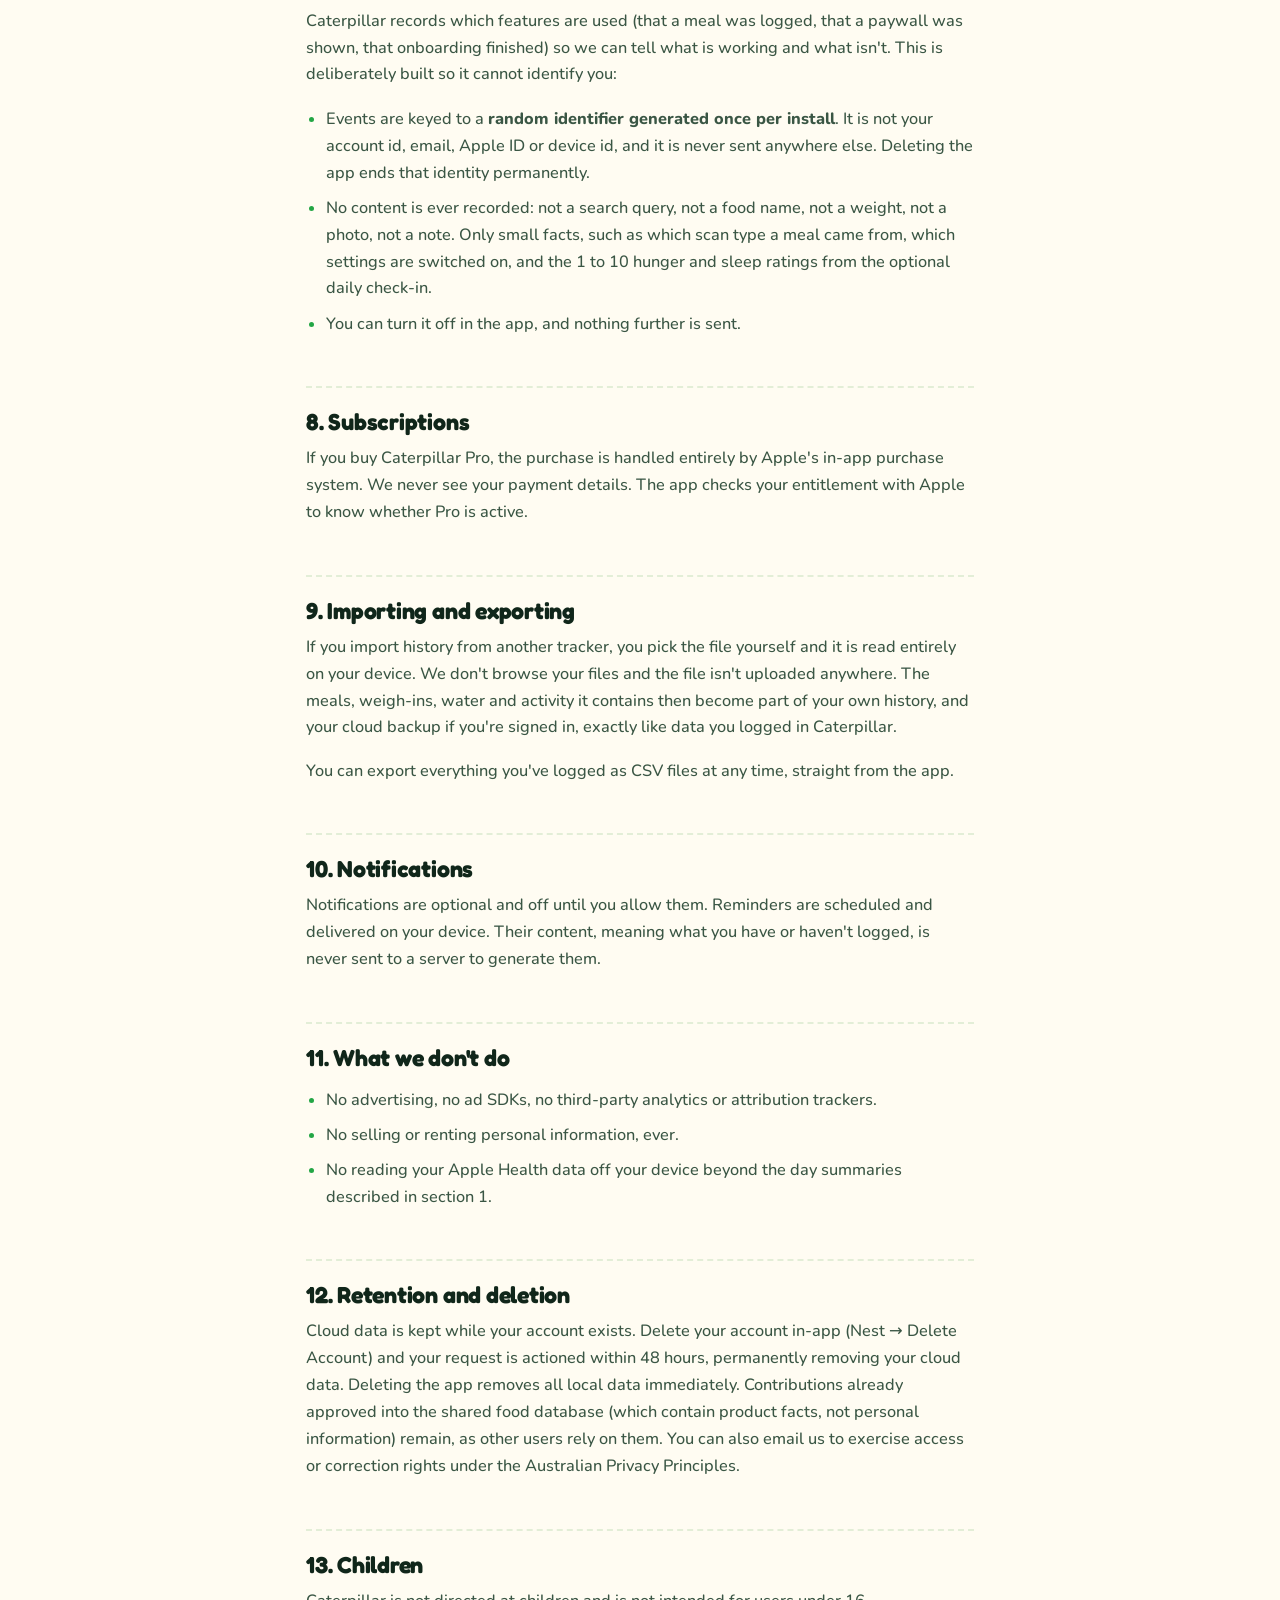
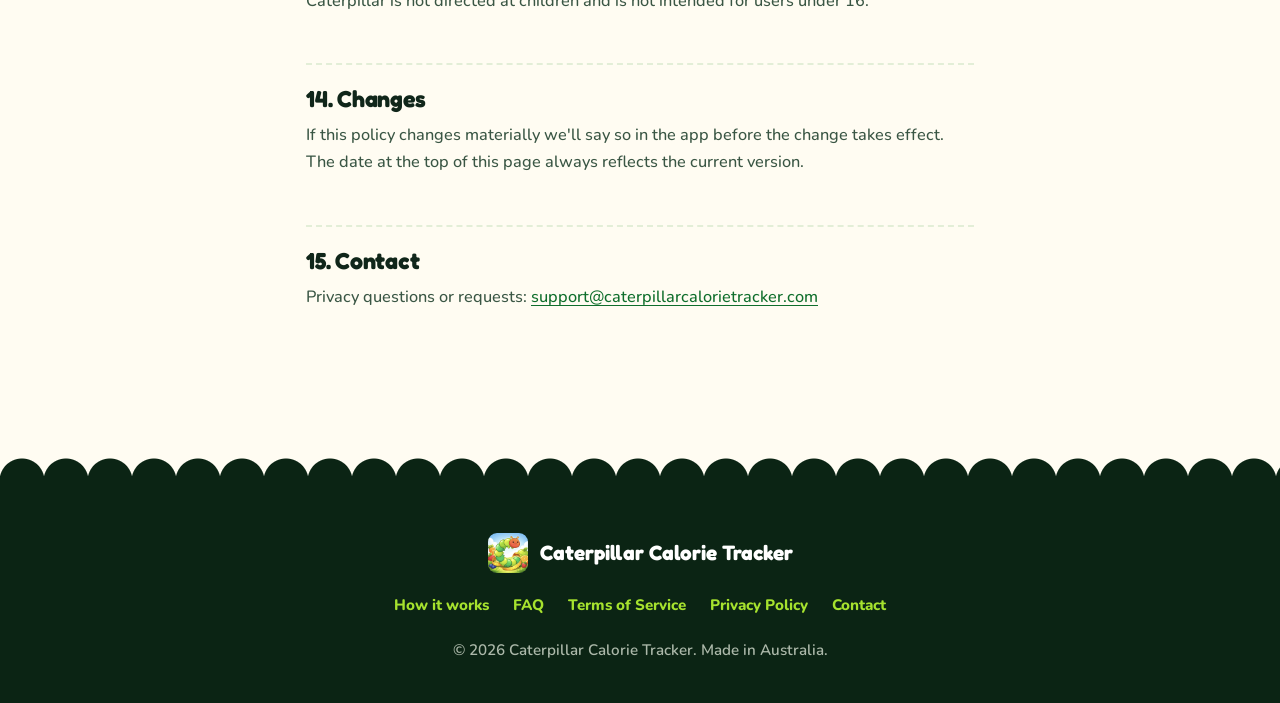
<file: privacy.html>
<!DOCTYPE html>
<html lang="en-AU">
<head>
<meta charset="utf-8">
<meta name="viewport" content="width=device-width, initial-scale=1">
<title>Caterpillar Privacy Policy</title>
<meta name="description" content="Privacy Policy for Caterpillar Calorie Tracker: what we collect, what stays on your device, and how to delete it.">
<meta name="theme-color" content="#23a645">
<link rel="icon" href="assets/appicon.png">
<link rel="apple-touch-icon" href="assets/appicon-180.png">
<link rel="preconnect" href="https://fonts.googleapis.com">
<link rel="preconnect" href="https://fonts.gstatic.com" crossorigin>
<link rel="stylesheet" href="https://fonts.googleapis.com/css2?family=Fredoka:wght@500;600;700&family=Nunito:wght@500;600;700;800&display=swap">
<link rel="stylesheet" href="style.css">
</head>
<body>

<nav>
  <a class="brand" href="index.html">
    <img src="assets/appicon.png" alt="" width="34" height="34">Caterpillar
  </a>
  <a class="hide-sm" href="how-it-works.html">How it works</a>
  <a class="hide-sm" href="faq.html">FAQ</a>
  <a class="cta" href="index.html#get">Get the app</a>
</nav>

<header class="hero hero-slim" style="--bg:url('assets/bg/garden-wide.webp')">
  <div class="wrap">
    <span class="eyebrow">Privacy</span>
    <h1>Privacy Policy</h1>
    <p class="updated">Last updated 27 October 2026</p>
  </div>
</header>

<section class="legal">
  <div class="summary">
    <p><strong>The short version.</strong> No ads, no selling data, no tracking
    you around the internet. We collect the minimum needed to make the app work,
    most of it stays on your phone, you can export all of it whenever you like,
    and you can delete everything from inside the app.</p>
  </div>

  <nav class="toc" aria-label="Sections">
    <a href="#s1">1. Data that stays on your device</a>
    <a href="#s2">2. Data backed up to your account</a>
    <a href="#s3">3. Signing in</a>
    <a href="#s4">4. AI photo and text analysis</a>
    <a href="#s5">5. Food search</a>
    <a href="#s6">6. Community and quality data</a>
    <a href="#s7">7. Anonymous usage analytics</a>
    <a href="#s8">8. Subscriptions</a>
    <a href="#s9">9. Importing and exporting</a>
    <a href="#s10">10. Notifications</a>
    <a href="#s11">11. What we don't do</a>
    <a href="#s12">12. Retention and deletion</a>
    <a href="#s13">13. Children</a>
    <a href="#s14">14. Changes</a>
    <a href="#s15">15. Contact</a>
  </nav>

  <h2 id="s1">1. Data that stays on your device</h2>
  <ul>
    <li>Your daily logs, history, streaks, achievements, favourites, custom
    foods, hydration entries and settings live on your iPhone.</li>
    <li>Meal-scan photos are kept as small compressed copies on-device for your
    timeline.</li>
    <li>Apple Health data (steps, energy, exercise, sleep, weight, water) is
    read and written only with your permission, on-device, via HealthKit. Note
    that your day summaries (which can include step and energy totals, and the
    hours of sleep shown in a daily check-in) form part of your cloud backup if
    you are signed in.</li>
  </ul>

  <h2 id="s2">2. Data backed up to your account</h2>
  <p>We back up your tracking data so it survives reinstalls and device changes:
  day history, achievements and gallery progress, streaks, hydration entries,
  favourites and custom foods, your recipes (not their photos), weight entries
  (numbers and notes, not progress
  photos), daily check-ins (hunger, sleep and notes), any macro targets you
  entered from a coach, your spreadsheet column layout, your drink list,
  learned food preferences, your profile details from onboarding, and app
  settings. This is stored with our backend provider
  (Supabase) and protected by row-level security, so only your authenticated
  account can read or write your rows.</p>

  <h2 id="s3">3. Signing in</h2>
  <p>Caterpillar uses an account so your history survives losing or changing a
  phone. You can create one two ways:</p>
  <ul>
    <li><strong>Sign in with Apple.</strong> We receive an anonymous Apple
    identifier and, on first sign-in only, the name and email you approve,
    which may be Apple's private relay address. We never see your Apple ID
    password.</li>
    <li><strong>Sign in with Google.</strong> We receive your Google account
    identifier and email address. We never see your Google password.</li>
  </ul>

  <h2 id="s4">4. AI photo and text analysis</h2>
  <p>When you use Snap Your Plate, Menu Scan or a nutrition-label scan, your photo
  (compressed) is sent over an encrypted connection through our server function
  to our AI provider (Google's Gemini API) solely to generate the nutrition
  analysis. Optional numeric portion measurements derived on-device from LiDAR
  travel with it, never raw depth data. The result is returned to your device.
  If you use "Ask AI" or voice input, the text or audio of what you asked is
  processed the same way. We do not build advertising profiles from any of it.</p>
  <p>If you ask Menu Scan for a cuisine it doesn't already list, the cuisine
  name and the dishes we list for it are kept, so the next person who asks gets
  the same list. To count how many different people have asked, we store a
  one-way code made from your account, which can't be turned back into who you
  are. Once five people have asked for a cuisine, it's shown to everyone.</p>
  <p>Requests are rate-limited to keep the shared service usable. To enforce
  that, our server records which feature was used and when, against your
  account (or a random device code if you aren't signed in). It never records
  what you photographed or asked, and each record is deleted after three
  days.</p>

  <h2 id="s5">5. Food search</h2>
  <p>Search queries are sent to food databases (our own curated database, plus
  Open Food Facts, USDA and Australian government datasets via our server) to
  return results. Queries are used to answer the search and are not linked to
  your account.</p>

  <h2 id="s6">6. Community and quality data</h2>
  <ul>
    <li>Food submissions and corrections you choose to make are sent to us for
    review and may be shared with other users once approved. <strong>The photos
    you took as evidence are sent and stored with the submission</strong>, up to
    three of them (nutrition panel, barcode, front of pack), so a human can
    check the values against the actual packaging. Don't include anything in
    frame you wouldn't want a moderator to see.</li>
    <li>When you scan a nutrition label and the reading is verified against the
    product, the product's name, brand and nutrition values are added to
    Caterpillar's shared verified-food database so other users benefit, together
    with those same evidence photos. Only product facts are shared, never
    anything identifying you.</li>
    <li>The app sends anonymous, device-scoped reliability signals (a random
    install identifier and, for example, "this device received this food
    update") so we can tell whether features actually work. These are not tied
    to your identity or account.</li>
  </ul>

  <h2 id="s7">7. Anonymous usage analytics</h2>
  <p>Caterpillar records which features are used (that a meal was logged, that
  a paywall was shown, that onboarding finished) so we can tell what is working
  and what isn't. This is deliberately built so it cannot identify you:</p>
  <ul>
    <li>Events are keyed to a <strong>random identifier generated once per
    install</strong>. It is not your account id, email, Apple ID or device id,
    and it is never sent anywhere else. Deleting the app ends that identity
    permanently.</li>
    <li>No content is ever recorded: not a search query, not a food name, not a
    weight, not a photo, not a note. Only small facts, such as which scan type a
    meal came from, which settings are switched on, and the 1 to 10 hunger
    and sleep ratings from the optional daily check-in.</li>
    <li>You can turn it off in the app, and nothing further is sent.</li>
  </ul>

  <h2 id="s8">8. Subscriptions</h2>
  <p>If you buy Caterpillar Pro, the purchase is handled entirely by Apple's
  in-app purchase system. We never see your payment details. The app checks your
  entitlement with Apple to know whether Pro is active.</p>

  <h2 id="s9">9. Importing and exporting</h2>
  <p>If you import history from another tracker, you pick the file yourself and
  it is read entirely on your device. We don't browse your files and the file
  isn't uploaded anywhere. The meals, weigh-ins, water and activity it contains
  then become part of your own history, and your cloud backup if you're signed
  in, exactly like data you logged in Caterpillar.</p>
  <p>You can export everything you've logged as CSV files at any time, straight
  from the app.</p>

  <h2 id="s10">10. Notifications</h2>
  <p>Notifications are optional and off until you allow them. Reminders are
  scheduled and delivered on your device. Their content, meaning what you have
  or haven't logged, is never sent to a server to generate them.</p>

  <h2 id="s11">11. What we don't do</h2>
  <ul>
    <li>No advertising, no ad SDKs, no third-party analytics or attribution
    trackers.</li>
    <li>No selling or renting personal information, ever.</li>
    <li>No reading your Apple Health data off your device beyond the day
    summaries described in section 1.</li>
  </ul>

  <h2 id="s12">12. Retention and deletion</h2>
  <p>Cloud data is kept while your account exists. Delete your account in-app
  (Nest → Delete Account) and your request is actioned within 48 hours,
  permanently removing your cloud data. Deleting the app removes all local data
  immediately. Contributions already approved into the shared food database
  (which contain product facts, not personal information) remain, as other users
  rely on them. You can also email us to exercise access or correction rights
  under the Australian Privacy Principles.</p>

  <h2 id="s13">13. Children</h2>
  <p>Caterpillar is not directed at children and is not intended for users under
  16.</p>

  <h2 id="s14">14. Changes</h2>
  <p>If this policy changes materially we'll say so in the app before the change
  takes effect. The date at the top of this page always reflects the current
  version.</p>

  <h2 id="s15">15. Contact</h2>
  <p>Privacy questions or requests:
  <a href="mailto:support@caterpillarcalorietracker.com">support@caterpillarcalorietracker.com</a></p>
</section>

<footer>
  <div class="marque">
    <img src="assets/appicon.png" alt="" width="40" height="40">Caterpillar Calorie Tracker
  </div>
  <div class="links">
    <a href="how-it-works.html">How it works</a>
    <a href="faq.html">FAQ</a>
    <a href="terms.html">Terms of Service</a>
    <a href="privacy.html">Privacy Policy</a>
    <a href="mailto:support@caterpillarcalorietracker.com">Contact</a>
  </div>
  © 2026 Caterpillar Calorie Tracker. Made in Australia.
</footer>

<script src="site.js" defer></script>
</body>
</html>
</file>
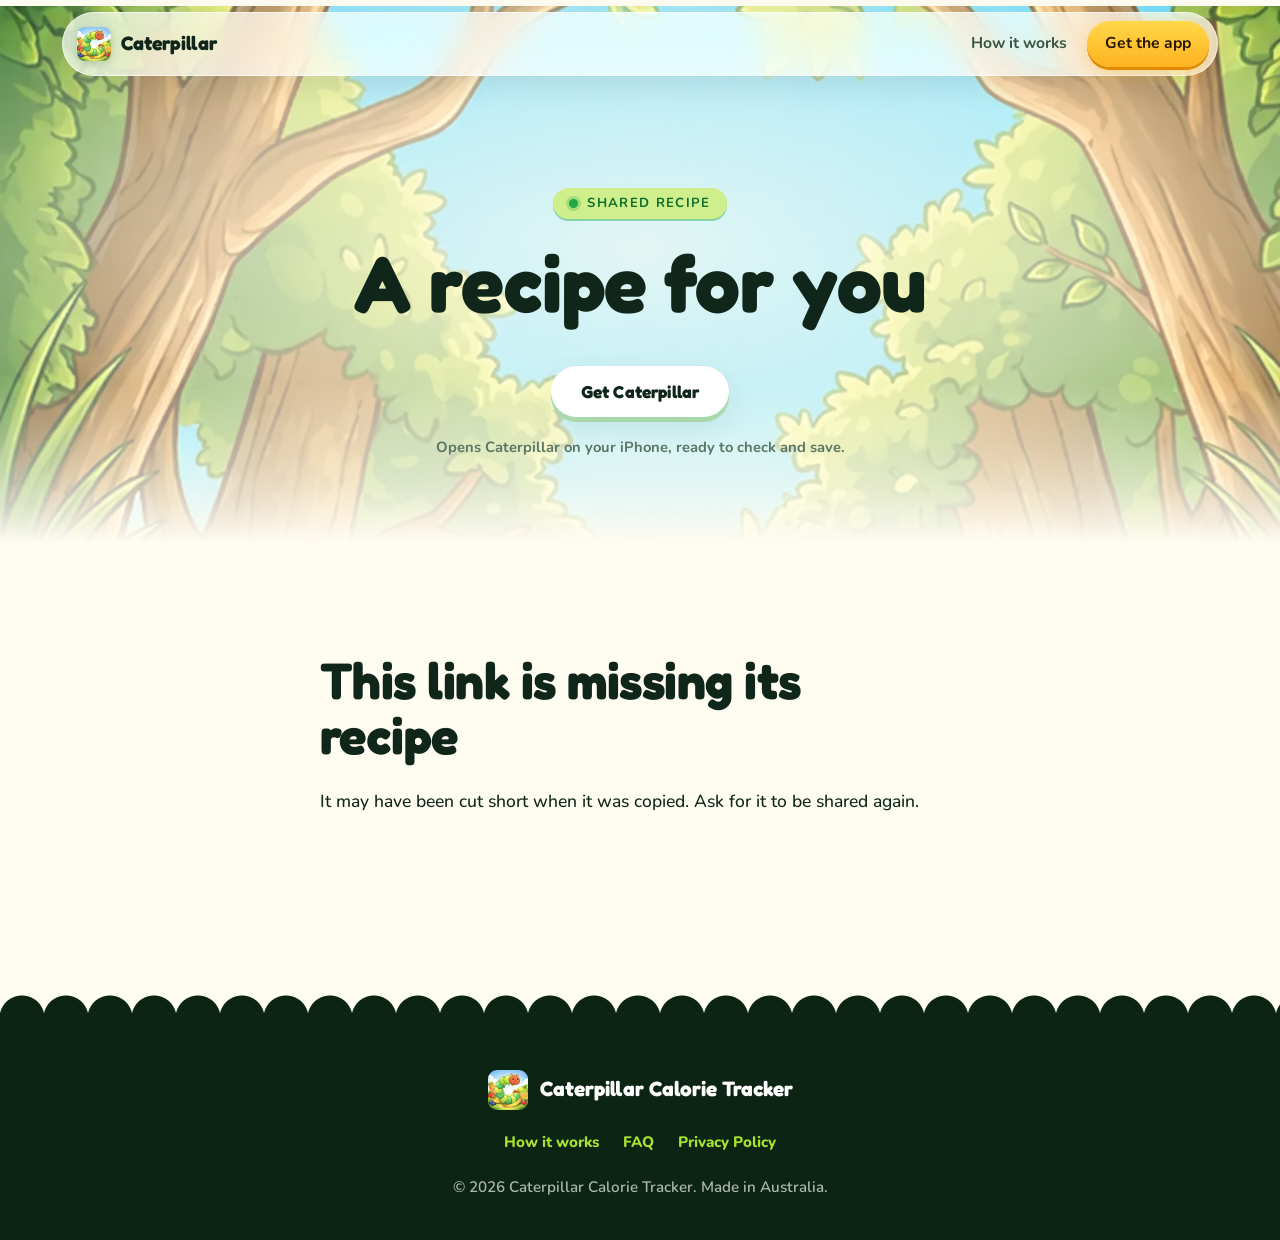
<file: recipe.html>
<!DOCTYPE html>
<html lang="en-AU">
<head>
<meta charset="utf-8">
<meta name="viewport" content="width=device-width, initial-scale=1">
<title>A recipe shared from Caterpillar</title>
<meta name="description" content="A recipe shared from Caterpillar Calorie Tracker. Add it to the app in one tap.">
<meta name="robots" content="noindex">
<meta name="theme-color" content="#23a645">
<link rel="icon" href="assets/appicon.png">
<link rel="apple-touch-icon" href="assets/appicon-180.png">
<link rel="preconnect" href="https://fonts.googleapis.com">
<link rel="preconnect" href="https://fonts.gstatic.com" crossorigin>
<link rel="stylesheet" href="https://fonts.googleapis.com/css2?family=Fredoka:wght@500;600;700&family=Nunito:wght@500;600;700;800&display=swap">
<link rel="stylesheet" href="style.css">
<style>
  .recipe { max-width: 720px; }
  .stats { display: grid; grid-template-columns: repeat(4, 1fr); gap: 10px; margin: 18px 0 26px; }
  .stat { --tint: var(--sun); background: color-mix(in srgb, var(--tint) 16%, var(--surface));
          border: 2px solid color-mix(in srgb, var(--tint) 35%, transparent);
          border-radius: 20px; padding: 14px 8px; text-align: center; }
  .stat:nth-child(2) { --tint: var(--berry); }
  .stat:nth-child(3) { --tint: var(--sky); }
  .stat:nth-child(4) { --tint: var(--leaf); }
  .stat b { display: block; font: 700 1.6rem/1.1 var(--font-display); }
  .stat span { font-size: .8rem; font-weight: 700; color: var(--ink-faint); }
  @media (max-width: 520px) { .stats { grid-template-columns: repeat(2, 1fr); } }
  .ingredients { list-style: none; padding: 0; margin: 0 0 26px; }
  .ingredients li { display: flex; justify-content: space-between; gap: 12px;
                    padding: 10px 0; border-bottom: 1px solid var(--surface-2); }
  .ingredients .amt { color: var(--ink-soft); white-space: nowrap; }
  .steps { padding-left: 1.2em; }
  .steps li { margin-bottom: .7em; }
  .credit { color: var(--ink-faint); font-size: .9rem; }
  #missing { display: none; }
  /* Messenger, Instagram and Facebook open links in their own browser, which
     won't hand a caterpillar:// link to the app. Say what to do instead. */
  .inapp { display: none; max-width: 46ch; margin: 18px auto 0; text-align: left;
           background: var(--surface); border: 2px solid color-mix(in srgb, var(--sun) 50%, var(--line));
           border-radius: 18px; padding: 14px 18px; font-size: .95rem; font-weight: 600; color: var(--ink-soft); }
  .inapp.show { display: block; }
  .inapp b { color: var(--ink); }
  .inapp button { margin-top: 10px; font: 700 .95rem/1 var(--font-display); border: 0; cursor: pointer;
                  padding: 10px 16px; border-radius: 999px; background: var(--surface-2); color: var(--ink); }
</style>
</head>
<body>

<nav>
  <a class="brand" href="index.html">
    <img src="assets/appicon.png" alt="" width="34" height="34">Caterpillar
  </a>
  <a class="hide-sm" href="how-it-works.html">How it works</a>
  <a class="cta" href="https://apps.apple.com/app/id6786546336">Get the app</a>
</nav>

<header class="hero" style="--bg:url('assets/bg/cocoon-wide.webp')">
  <div class="wrap">
    <span class="eyebrow">Shared recipe</span>
    <h1 id="name">A recipe for you</h1>
    <p class="sub" id="sub"></p>
    <div class="cta-row">
      <a class="btn btn-primary" id="add" href="#">Add to Caterpillar</a>
      <a class="btn btn-ghost" href="https://apps.apple.com/app/id6786546336">Get Caterpillar</a>
    </div>
    <span class="store-note">Opens Caterpillar on your iPhone, ready to check and save.</span>
    <div class="inapp" id="inapp">
      <b>Nothing happened?</b> This app's built-in browser can't open
      Caterpillar. Tap the menu, choose <b>Open in Safari</b>, then tap Add to
      Caterpillar again.
      <br><button type="button" id="copy">Copy link</button>
    </div>
  </div>
</header>

<section>
  <div class="wrap recipe" id="body">
    <div class="stats" id="stats"></div>
    <h2>Ingredients</h2>
    <ul class="ingredients" id="ingredients"></ul>
    <div id="method">
      <h2>Method</h2>
      <ol class="steps" id="steps"></ol>
    </div>
    <p class="credit" id="credit"></p>
  </div>
  <div class="wrap recipe" id="missing">
    <h2>This link is missing its recipe</h2>
    <p>It may have been cut short when it was copied. Ask for it to be shared again.</p>
  </div>
</section>

<footer>
  <div class="marque">
    <img src="assets/appicon.png" alt="" width="40" height="40">Caterpillar Calorie Tracker
  </div>
  <div class="links">
    <a href="how-it-works.html">How it works</a>
    <a href="faq.html">FAQ</a>
    <a href="privacy.html">Privacy Policy</a>
  </div>
  © 2026 Caterpillar Calorie Tracker. Made in Australia.
</footer>

<script>
// The recipe is in the link after the "#", deflated and base64url-encoded by
// the app (RecipeShare.swift). The part after "#" never reaches any server.
(async () => {
  const hash = location.hash.slice(1);
  const payload = hash.startsWith("r1.") ? hash.slice(3) : null;
  const fail = () => {
    document.getElementById("body").style.display = "none";
    document.getElementById("missing").style.display = "block";
    document.getElementById("add").style.display = "none";
  };
  if (!payload || !("DecompressionStream" in window)) return fail();
  let r;
  try {
    const b64 = payload.replace(/-/g, "+").replace(/_/g, "/");
    const bytes = Uint8Array.from(atob(b64 + "===".slice((b64.length + 3) % 4)), c => c.charCodeAt(0));
    const stream = new Blob([bytes]).stream().pipeThrough(new DecompressionStream("deflate-raw"));
    r = JSON.parse(await new Response(stream).text());
  } catch (e) { return fail(); }

  const text = (id, s) => { document.getElementById(id).textContent = s; };
  const per = (v) => Math.round((v || 0) / Math.max(r.servings || 1, 1));
  document.title = `${r.name}, shared from Caterpillar`;
  text("name", r.name);
  text("sub", `${r.servings} serving${r.servings === 1 ? "" : "s"}`
    + (r.prepTimeMinutes ? ` · ${r.prepTimeMinutes} min prep` : "")
    + (r.cookTimeMinutes ? ` · ${r.cookTimeMinutes} min cook` : ""));
  document.getElementById("stats").innerHTML = [
    [per(r.totalCalories), "kcal"], [per(r.totalProtein) + "g", "protein"],
    [per(r.totalCarbs) + "g", "carbs"], [per(r.totalFat) + "g", "fat"],
  ].map(([v, k]) => `<div class="stat"><b>${v}</b><span>${k} per serving</span></div>`).join("");

  const ul = document.getElementById("ingredients");
  for (const i of r.ingredients || []) {
    const li = document.createElement("li");
    const n = document.createElement("span"); n.textContent = i.name;
    const a = document.createElement("span"); a.className = "amt"; a.textContent = i.amount || "";
    li.append(n, a); ul.append(li);
  }
  const ol = document.getElementById("steps");
  if (!(r.steps || []).length) document.getElementById("method").style.display = "none";
  for (const s of r.steps || []) {
    const li = document.createElement("li"); li.textContent = s; ol.append(li);
  }
  if (r.sourceCredit) text("credit", `Recipe from ${r.sourceCredit}.`);
  document.getElementById("add").href = "caterpillar://recipe#r1." + payload;

  // In-app browsers (Messenger, Instagram, Facebook) swallow the app link.
  // Recognised ones get the hint straight away; any other browser gets it
  // if tapping Add left us still on this page a moment later.
  const hint = document.getElementById("inapp");
  if (/FBAN|FBAV|FB_IAB|FBIOS|Messenger|Instagram|Line\//i.test(navigator.userAgent)) {
    hint.classList.add("show");
  }
  document.getElementById("add").addEventListener("click", () => {
    setTimeout(() => { if (!document.hidden) hint.classList.add("show"); }, 1600);
  });
  document.getElementById("copy").addEventListener("click", async (e) => {
    try { await navigator.clipboard.writeText(location.href); e.target.textContent = "Copied"; }
    catch (_) { e.target.textContent = "Press and hold the address to copy"; }
  });
})();
</script>
<script src="site.js" defer></script>
</body>
</html>
</file>
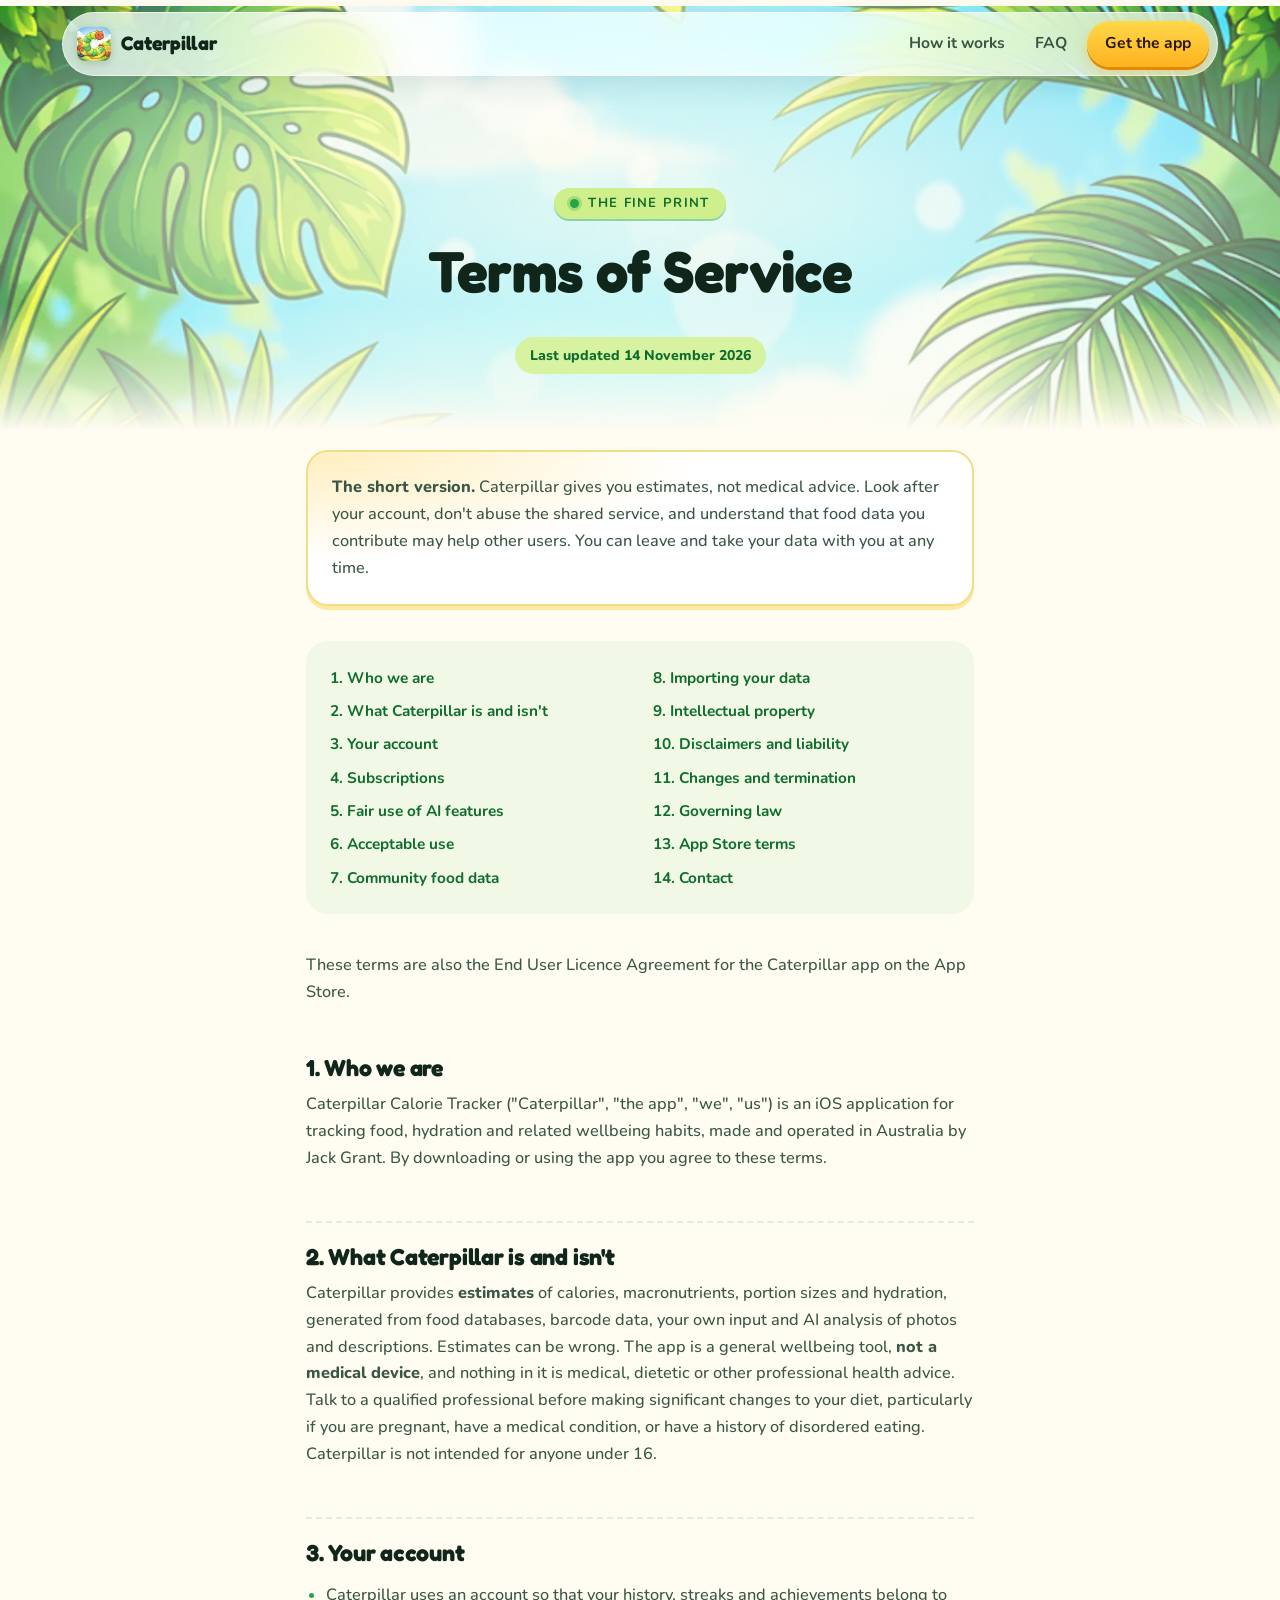
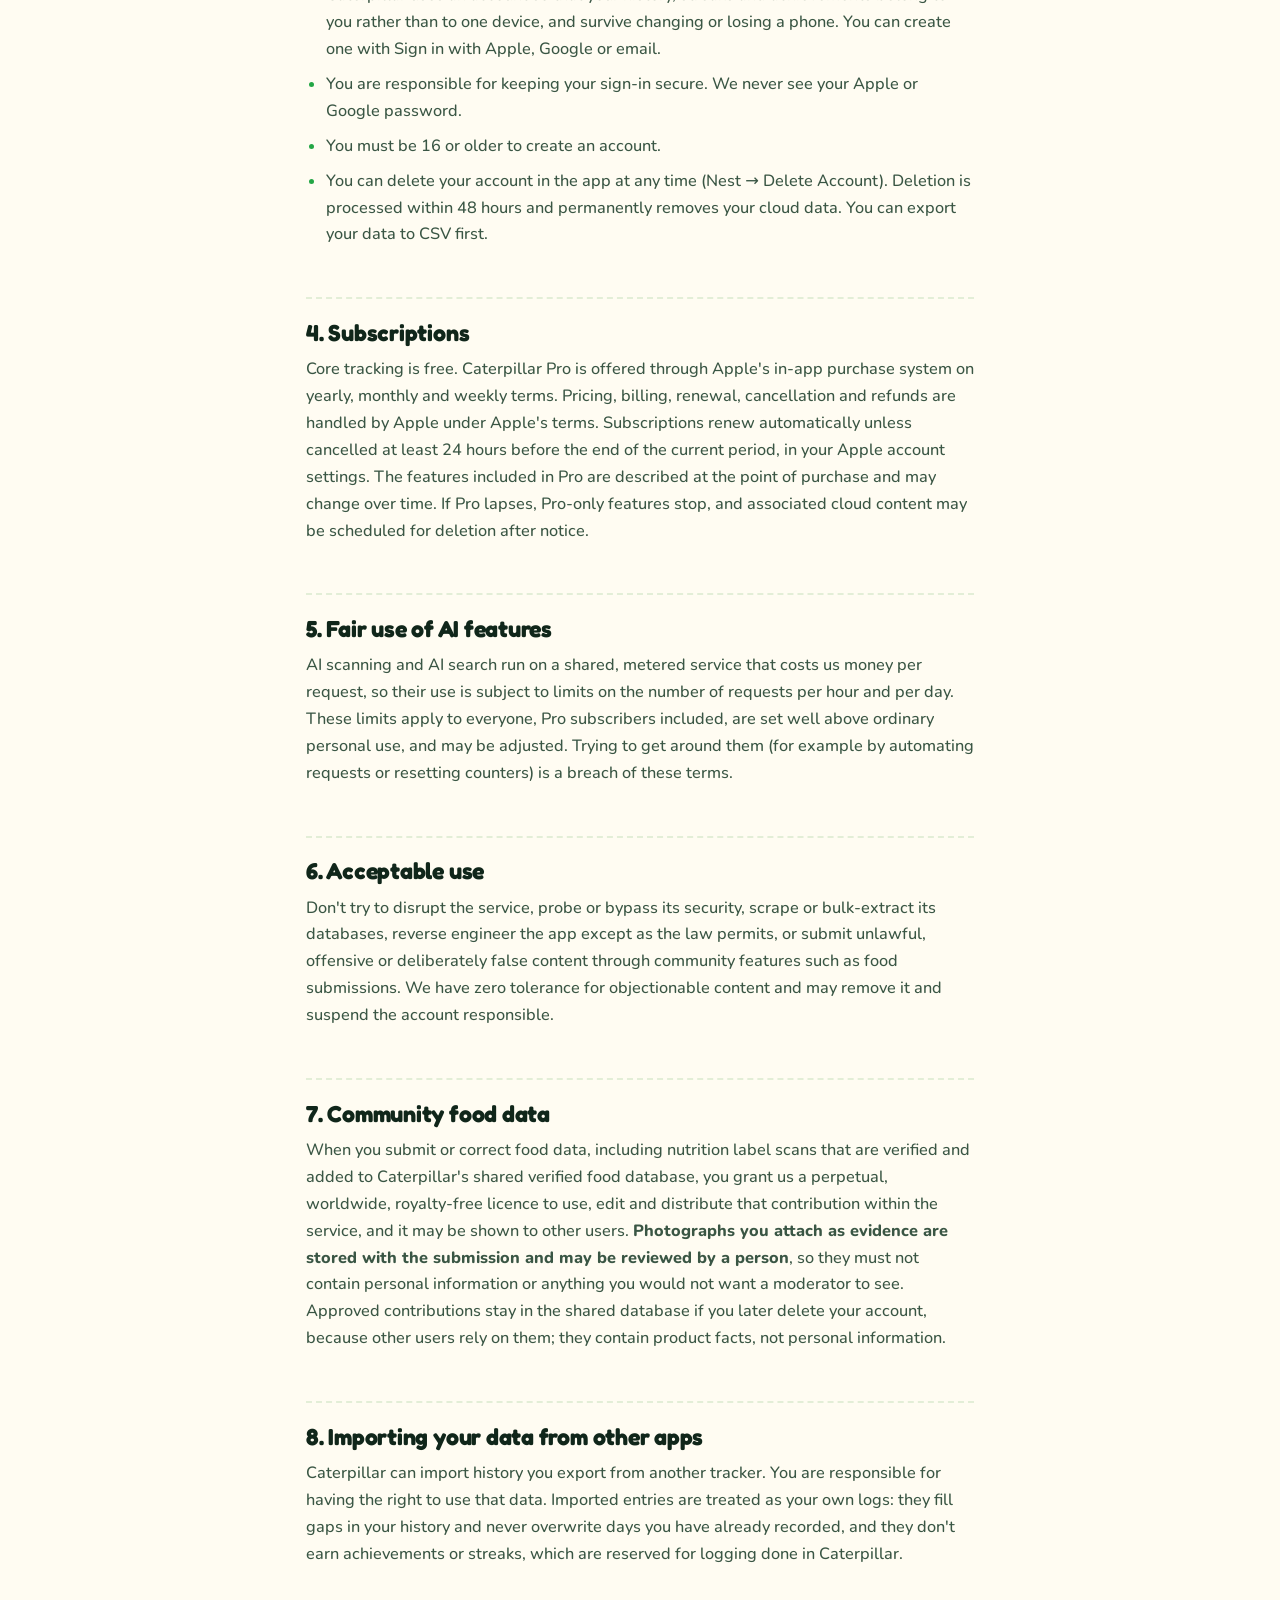
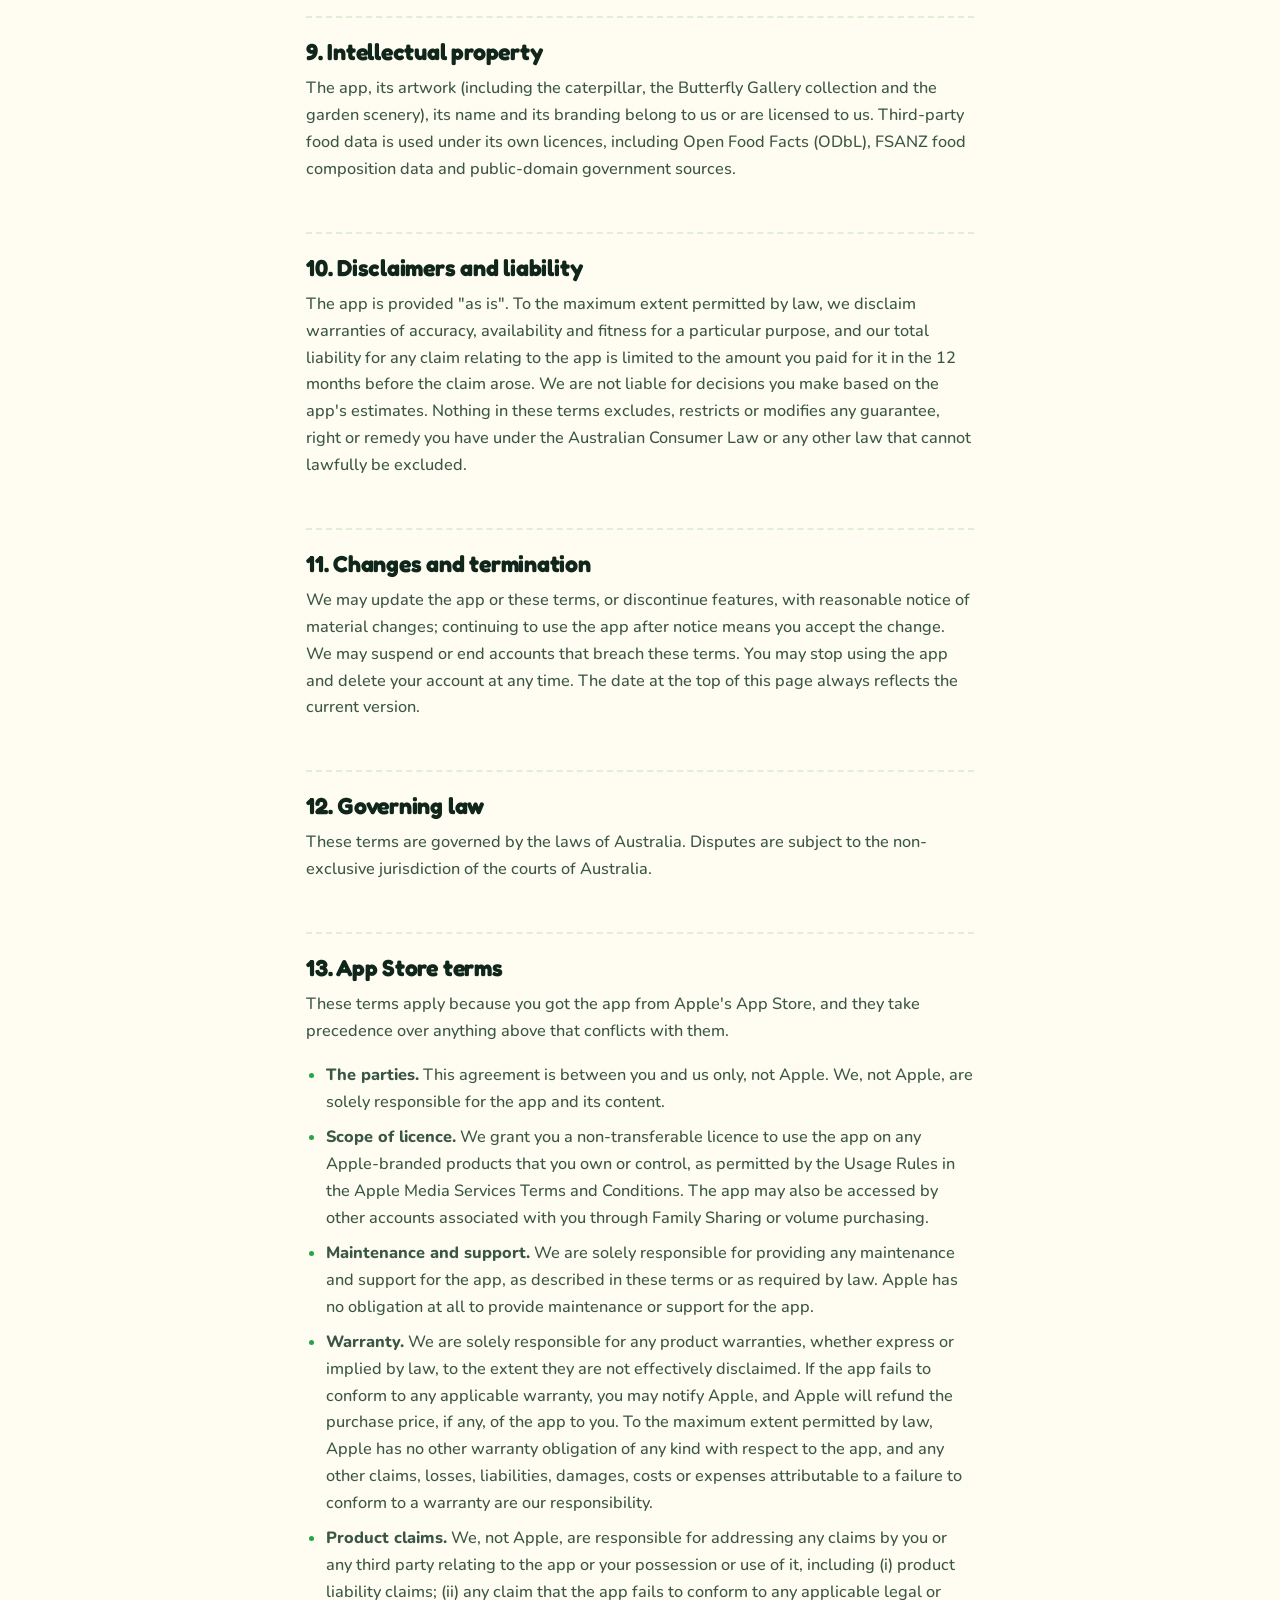
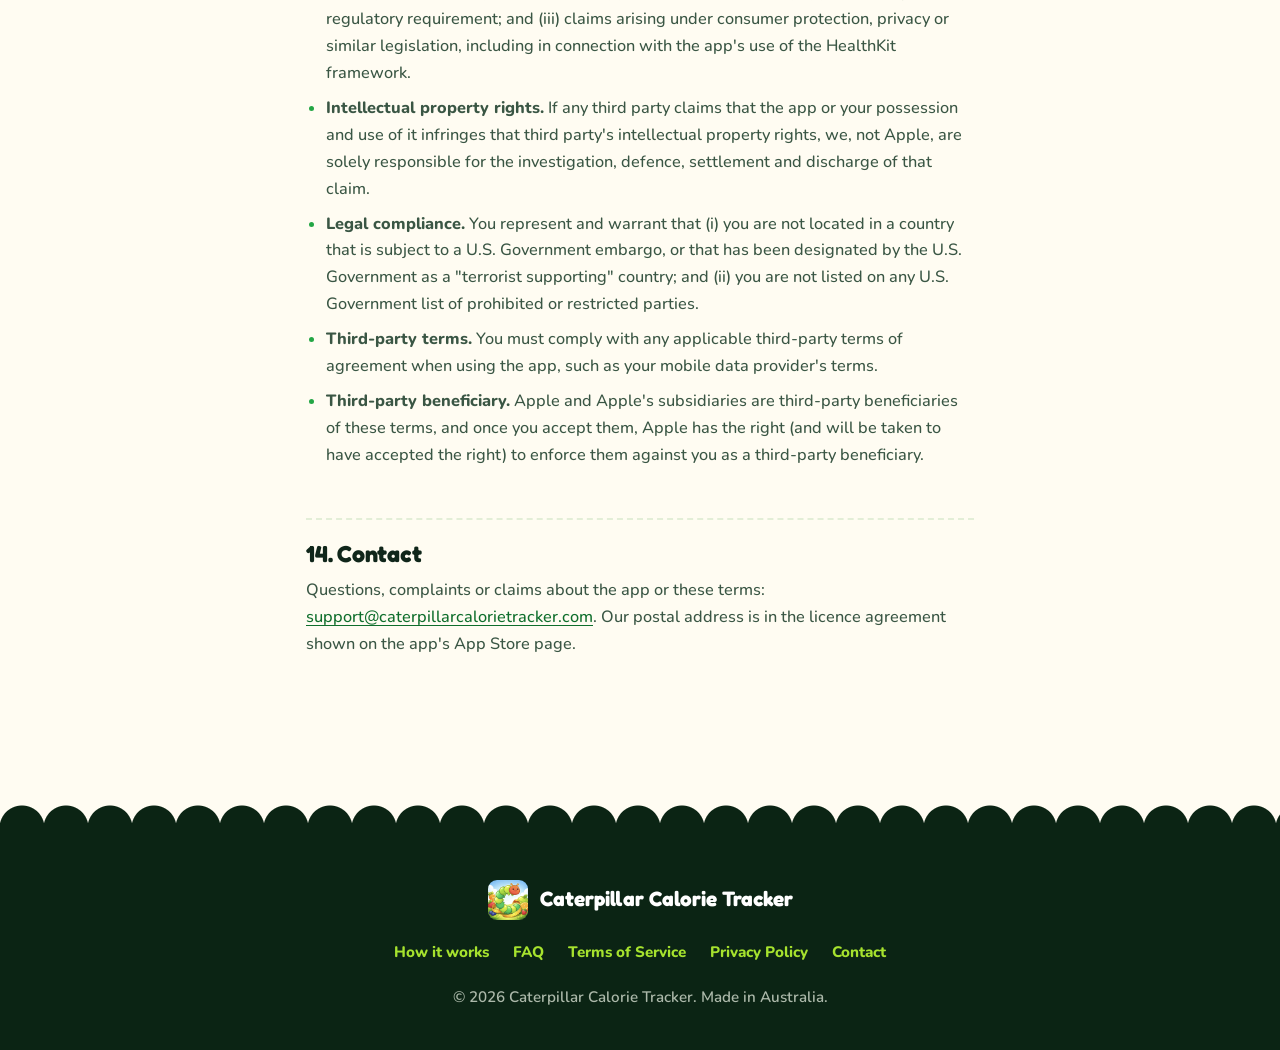
<file: terms.html>
<!DOCTYPE html>
<html lang="en-AU">
<head>
<meta charset="utf-8">
<meta name="viewport" content="width=device-width, initial-scale=1">
<title>Caterpillar Terms of Service</title>
<meta name="description" content="Terms of Service for Caterpillar Calorie Tracker.">
<meta name="theme-color" content="#23a645">
<link rel="icon" href="assets/appicon.png">
<link rel="apple-touch-icon" href="assets/appicon-180.png">
<link rel="preconnect" href="https://fonts.googleapis.com">
<link rel="preconnect" href="https://fonts.gstatic.com" crossorigin>
<link rel="stylesheet" href="https://fonts.googleapis.com/css2?family=Fredoka:wght@500;600;700&family=Nunito:wght@500;600;700;800&display=swap">
<link rel="stylesheet" href="style.css">
</head>
<body>

<nav>
  <a class="brand" href="index.html">
    <img src="assets/appicon.png" alt="" width="34" height="34">Caterpillar
  </a>
  <a class="hide-sm" href="how-it-works.html">How it works</a>
  <a class="hide-sm" href="faq.html">FAQ</a>
  <a class="cta" href="index.html#get">Get the app</a>
</nav>

<header class="hero hero-slim" style="--bg:url('assets/bg/garden-wide.webp')">
  <div class="wrap">
    <span class="eyebrow">The fine print</span>
    <h1>Terms of Service</h1>
    <p class="updated">Last updated 14 November 2026</p>
  </div>
</header>

<section class="legal">
  <div class="summary">
    <p><strong>The short version.</strong> Caterpillar gives you estimates, not
    medical advice. Look after your account, don't abuse the shared service, and
    understand that food data you contribute may help other users. You can leave
    and take your data with you at any time.</p>
  </div>

  <nav class="toc" aria-label="Sections">
    <a href="#t1">1. Who we are</a>
    <a href="#t2">2. What Caterpillar is and isn't</a>
    <a href="#t3">3. Your account</a>
    <a href="#t4">4. Subscriptions</a>
    <a href="#t5">5. Fair use of AI features</a>
    <a href="#t6">6. Acceptable use</a>
    <a href="#t7">7. Community food data</a>
    <a href="#t8">8. Importing your data</a>
    <a href="#t9">9. Intellectual property</a>
    <a href="#t10">10. Disclaimers and liability</a>
    <a href="#t11">11. Changes and termination</a>
    <a href="#t12">12. Governing law</a>
    <a href="#t13">13. App Store terms</a>
    <a href="#t14">14. Contact</a>
  </nav>

  <p>These terms are also the End User Licence Agreement for the Caterpillar
  app on the App Store.</p>

  <h2 id="t1">1. Who we are</h2>
  <p>Caterpillar Calorie Tracker ("Caterpillar", "the app", "we", "us") is an
  iOS application for tracking food, hydration and related wellbeing habits,
  made and operated in Australia by Jack Grant. By downloading or using the app
  you agree to these terms.</p>

  <h2 id="t2">2. What Caterpillar is and isn't</h2>
  <p>Caterpillar provides <strong>estimates</strong> of calories, macronutrients,
  portion sizes and hydration, generated from food databases, barcode data, your
  own input and AI analysis of photos and descriptions. Estimates can be wrong.
  The app is a general wellbeing tool, <strong>not a medical device</strong>, and
  nothing in it is medical, dietetic or other professional health advice. Talk
  to a qualified professional before making significant changes to your diet,
  particularly if you are pregnant, have a medical condition, or have a history
  of disordered eating. Caterpillar is not intended for anyone under 16.</p>

  <h2 id="t3">3. Your account</h2>
  <ul>
    <li>Caterpillar uses an account so that your history, streaks and
    achievements belong to you rather than to one device, and survive changing
    or losing a phone. You can create one with Sign in with Apple, Google or
    email.</li>
    <li>You are responsible for keeping your sign-in secure. We never see your
    Apple or Google password.</li>
    <li>You must be 16 or older to create an account.</li>
    <li>You can delete your account in the app at any time (Nest &rarr; Delete
    Account). Deletion is processed within 48 hours and permanently removes your
    cloud data. You can export your data to CSV first.</li>
  </ul>

  <h2 id="t4">4. Subscriptions</h2>
  <p>Core tracking is free. Caterpillar Pro is offered through Apple's in-app
  purchase system on yearly, monthly and weekly terms. Pricing, billing,
  renewal, cancellation and refunds are handled by Apple under Apple's terms.
  Subscriptions renew automatically unless cancelled at least 24 hours before
  the end of the current period, in your Apple account settings. The features
  included in Pro are described at the point of purchase and may change over
  time. If Pro lapses, Pro-only features stop, and associated cloud content may
  be scheduled for deletion after notice.</p>

  <h2 id="t5">5. Fair use of AI features</h2>
  <p>AI scanning and AI search run on a shared, metered service that costs us
  money per request, so their use is subject to limits on the number of
  requests per hour and per day. These limits apply to everyone, Pro
  subscribers included, are set well above ordinary personal use, and may be
  adjusted. Trying to get around them (for example by automating requests or
  resetting counters) is a breach of these terms.</p>

  <h2 id="t6">6. Acceptable use</h2>
  <p>Don't try to disrupt the service, probe or bypass its security, scrape or
  bulk-extract its databases, reverse engineer the app except as the law
  permits, or submit unlawful, offensive or deliberately false content through
  community features such as food submissions. We have zero tolerance for
  objectionable content and may remove it and suspend the account
  responsible.</p>

  <h2 id="t7">7. Community food data</h2>
  <p>When you submit or correct food data, including nutrition label scans that
  are verified and added to Caterpillar's shared verified food database, you
  grant us a perpetual, worldwide, royalty-free licence to use, edit and
  distribute that contribution within the service, and it may be shown to
  other users. <strong>Photographs you attach as evidence are stored with the
  submission and may be reviewed by a person</strong>, so they must not contain
  personal information or anything you would not want a moderator to see.
  Approved contributions stay in the shared database if you later delete your
  account, because other users rely on them; they contain product facts, not
  personal information.</p>

  <h2 id="t8">8. Importing your data from other apps</h2>
  <p>Caterpillar can import history you export from another tracker. You are
  responsible for having the right to use that data. Imported entries are
  treated as your own logs: they fill gaps in your history and never overwrite
  days you have already recorded, and they don't earn achievements or streaks,
  which are reserved for logging done in Caterpillar.</p>

  <h2 id="t9">9. Intellectual property</h2>
  <p>The app, its artwork (including the caterpillar, the Butterfly Gallery
  collection and the garden scenery), its name and its branding belong to us or
  are licensed to us. Third-party food data is used under its own licences,
  including Open Food Facts (ODbL), FSANZ food composition data and
  public-domain government sources.</p>

  <h2 id="t10">10. Disclaimers and liability</h2>
  <p>The app is provided "as is". To the maximum extent permitted by law, we
  disclaim warranties of accuracy, availability and fitness for a particular
  purpose, and our total liability for any claim relating to the app is limited
  to the amount you paid for it in the 12 months before the claim arose. We are
  not liable for decisions you make based on the app's estimates. Nothing in
  these terms excludes, restricts or modifies any guarantee, right or remedy
  you have under the Australian Consumer Law or any other law that cannot
  lawfully be excluded.</p>

  <h2 id="t11">11. Changes and termination</h2>
  <p>We may update the app or these terms, or discontinue features, with
  reasonable notice of material changes; continuing to use the app after notice
  means you accept the change. We may suspend or end accounts that breach these
  terms. You may stop using the app and delete your account at any time. The
  date at the top of this page always reflects the current version.</p>

  <h2 id="t12">12. Governing law</h2>
  <p>These terms are governed by the laws of Australia. Disputes are subject to
  the non-exclusive jurisdiction of the courts of Australia.</p>

  <h2 id="t13">13. App Store terms</h2>
  <p>These terms apply because you got the app from Apple's App Store, and they
  take precedence over anything above that conflicts with them.</p>
  <ul>
    <li><strong>The parties.</strong> This agreement is between you and us only,
    not Apple. We, not Apple, are solely responsible for the app and its
    content.</li>
    <li><strong>Scope of licence.</strong> We grant you a non-transferable
    licence to use the app on any Apple-branded products that you own or
    control, as permitted by the Usage Rules in the Apple Media Services Terms
    and Conditions. The app may also be accessed by other accounts associated
    with you through Family Sharing or volume purchasing.</li>
    <li><strong>Maintenance and support.</strong> We are solely responsible for
    providing any maintenance and support for the app, as described in these
    terms or as required by law. Apple has no obligation at all to provide
    maintenance or support for the app.</li>
    <li><strong>Warranty.</strong> We are solely responsible for any product
    warranties, whether express or implied by law, to the extent they are not
    effectively disclaimed. If the app fails to conform to any applicable
    warranty, you may notify Apple, and Apple will refund the purchase price, if
    any, of the app to you. To the maximum extent permitted by law, Apple has no
    other warranty obligation of any kind with respect to the app, and any other
    claims, losses, liabilities, damages, costs or expenses attributable to a
    failure to conform to a warranty are our responsibility.</li>
    <li><strong>Product claims.</strong> We, not Apple, are responsible for
    addressing any claims by you or any third party relating to the app or your
    possession or use of it, including (i) product liability claims; (ii) any
    claim that the app fails to conform to any applicable legal or regulatory
    requirement; and (iii) claims arising under consumer protection, privacy or
    similar legislation, including in connection with the app's use of the
    HealthKit framework.</li>
    <li><strong>Intellectual property rights.</strong> If any third party claims
    that the app or your possession and use of it infringes that third party's
    intellectual property rights, we, not Apple, are solely responsible for the
    investigation, defence, settlement and discharge of that claim.</li>
    <li><strong>Legal compliance.</strong> You represent and warrant that (i) you
    are not located in a country that is subject to a U.S. Government embargo,
    or that has been designated by the U.S. Government as a "terrorist
    supporting" country; and (ii) you are not listed on any U.S. Government list
    of prohibited or restricted parties.</li>
    <li><strong>Third-party terms.</strong> You must comply with any applicable
    third-party terms of agreement when using the app, such as your mobile data
    provider's terms.</li>
    <li><strong>Third-party beneficiary.</strong> Apple and Apple's subsidiaries
    are third-party beneficiaries of these terms, and once you accept them,
    Apple has the right (and will be taken to have accepted the right) to
    enforce them against you as a third-party beneficiary.</li>
  </ul>

  <h2 id="t14">14. Contact</h2>
  <p>Questions, complaints or claims about the app or these terms:
  <a href="mailto:support@caterpillarcalorietracker.com">support@caterpillarcalorietracker.com</a>.
  Our postal address is in the licence agreement shown on the app's App Store
  page.</p>
</section>

<footer>
  <div class="marque">
    <img src="assets/appicon.png" alt="" width="40" height="40">Caterpillar Calorie Tracker
  </div>
  <div class="links">
    <a href="how-it-works.html">How it works</a>
    <a href="faq.html">FAQ</a>
    <a href="terms.html">Terms of Service</a>
    <a href="privacy.html">Privacy Policy</a>
    <a href="mailto:support@caterpillarcalorietracker.com">Contact</a>
  </div>
  © 2026 Caterpillar Calorie Tracker. Made in Australia.
</footer>

<script src="site.js" defer></script>
</body>
</html>
</file>
<file: style.css>
/* Caterpillar Calorie Tracker: site styles
   ------------------------------------------------------------------
   Design notes, so future edits keep the through-line:

   · Bright and alive. The palette is the app icon's fruit bowl: leaf and
     lime greens, sunshine, tangerine, strawberry, sky and blueberry. Each
     card or panel picks one through --tint, so colour is everywhere without
     every element shouting at once.
   · Rounded type. Fredoka for headings, Nunito for reading. Both are soft
     and friendly in the way the app's SF Rounded is; ui-rounded alone only
     works in Safari, so Chrome on a Mac showed plain SF Pro.
   · The app's own art. The painted backgrounds, the real screens and the
     same caterpillar sprites, never stock icons or emoji.
   · The caterpillar is built by site.js from the app's geometry
     (CaterpillarGeometry.swift): 11 segments at a full day, 45% overlap,
     a 1.25x head sitting 0.17 of a segment above centre, garden shades
     cycling light, mid, deep. Change it there, then here.
   · Motion is decorative and always opt-out. Everything falls back to a
     static, correct layout under prefers-reduced-motion.
   · Light and dark both first-class. The palette is set once as custom
     properties and flipped wholesale.
   ------------------------------------------------------------------ */

:root {
  --ink:        #10261a;
  --ink-soft:   #3a5644;
  --ink-faint:  #5b7564;
  --paper:      #fffcf2;
  --surface:    #ffffff;
  --surface-2:  #f2f8e6;
  --line:       #e3eed7;

  /* The fruit bowl */
  --leaf:       #23a645;
  --leaf-deep:  #0f6e2c;
  --lime:       #a6e22e;
  --sun:        #ffc928;
  --tangerine:  #ff8a1c;
  --berry:      #ff4d6d;
  --sky:        #2bb3f3;
  --blueberry:  #5b6cff;
  --grape:      #9d5cf6;
  --head:       #ff6a3d;

  --grad-sun:   linear-gradient(180deg, #ffd84a 0%, #ffb21f 100%);
  --grad-leaf:  linear-gradient(135deg, #b7ef3a 0%, #36c057 45%, #0f8a3c 100%);
  --grad-pop:   linear-gradient(100deg, #ff8a1c 0%, #ff4d6d 55%, #c147e9 100%);

  --link:       #0f6e2c;

  --radius:     22px;
  --radius-lg:  34px;
  --shadow:     0 1px 2px rgba(16,38,26,.05), 0 10px 30px rgba(16,38,26,.08);
  --shadow-lg:  0 2px 6px rgba(16,38,26,.06), 0 28px 70px rgba(16,38,26,.16);
  --measure:    68ch;
  --pad:        clamp(18px, 5vw, 40px);

  --font-display: "Fredoka", ui-rounded, "SF Pro Rounded", system-ui, sans-serif;
  --font-body:    "Nunito", ui-rounded, "SF Pro Rounded", -apple-system,
                  BlinkMacSystemFont, "Segoe UI", system-ui, sans-serif;
  color-scheme: light dark;
}

@media (prefers-color-scheme: dark) {
  :root {
    --ink:       #f1f8ea;
    --ink-soft:  #c0d6c2;
    --ink-faint: #94b19a;
    --paper:     #07150c;
    --surface:   #0f2417;
    --surface-2: #12301c;
    --line:      #1f4229;
    --link:      #a6e22e;
    --shadow:    0 1px 2px rgba(0,0,0,.3), 0 10px 30px rgba(0,0,0,.35);
    --shadow-lg: 0 2px 6px rgba(0,0,0,.35), 0 28px 70px rgba(0,0,0,.55);
  }
}

* { box-sizing: border-box; }
html { scroll-behavior: smooth; -webkit-text-size-adjust: 100%; }
html, body { overflow-x: clip; max-width: 100%; }

body {
  margin: 0;
  background: var(--paper);
  color: var(--ink);
  font: 500 17.5px/1.65 var(--font-body);
  -webkit-font-smoothing: antialiased;
}

img { max-width: 100%; display: block; }
a { color: var(--link); text-underline-offset: 3px; }
strong { font-weight: 800; }

h1, h2, h3, .display {
  font-family: var(--font-display);
  line-height: 1.06; letter-spacing: -0.01em; margin: 0 0 .5em;
}
h1 { font-size: clamp(2.6rem, 7vw, 5rem); font-weight: 700; }
h2 { font-size: clamp(2rem, 4.4vw, 3.2rem); font-weight: 700; }
h3 { font-size: 1.36rem; font-weight: 600; line-height: 1.2; letter-spacing: 0; }
p  { margin: 0 0 1em; }

.wrap { width: 100%; max-width: 1180px; margin: 0 auto; padding: 0 var(--pad); }

/* ── Navigation ─────────────────────────────────────────────── */
/* Scoped to a DIRECT child of body. The table of contents on the legal pages
   is also a <nav>, and an unscoped selector turned it into a sticky bar. */

body > nav {
  position: sticky; top: 12px; z-index: 50;
  display: flex; align-items: center; gap: 2px;
  width: calc(100% - 24px); max-width: 1156px;
  margin: 12px auto 0; padding: 8px 8px 8px 14px;
  border-radius: 999px;
  background: color-mix(in srgb, var(--surface) 72%, transparent);
  backdrop-filter: saturate(1.8) blur(18px);
  -webkit-backdrop-filter: saturate(1.8) blur(18px);
  border: 1px solid color-mix(in srgb, var(--surface) 60%, transparent);
  box-shadow: 0 8px 30px rgba(16,38,26,.10);
  transition: box-shadow .25s ease, background .25s ease;
}
body > nav.scrolled {
  background: color-mix(in srgb, var(--surface) 88%, transparent);
  box-shadow: 0 10px 34px rgba(16,38,26,.16);
}
body > nav .brand {
  display: flex; align-items: center; gap: 10px;
  font: 700 1.22rem/1 var(--font-display);
  color: var(--ink); text-decoration: none; margin-right: auto;
}
/* The icon is full-bleed now, as Apple wants, so the page rounds it the way
   iOS does: about 22.5% of its width. */
body > nav .brand img { width: 34px; height: 34px; border-radius: 8px;
  box-shadow: 0 2px 8px rgba(16,38,26,.18); }
body > nav a:not(.brand) {
  color: var(--ink-soft); text-decoration: none; font-size: .98rem;
  font-weight: 700; padding: 9px 14px; border-radius: 999px;
  transition: background .15s ease, color .15s ease;
}
body > nav a:not(.brand):not(.cta):hover {
  color: var(--ink); background: color-mix(in srgb, var(--lime) 28%, transparent);
}
body > nav .cta {
  background: var(--grad-sun); color: #2a1800 !important;
  padding: 10px 18px !important; margin-left: 4px;
  box-shadow: 0 3px 0 #e08a00, 0 6px 16px rgba(255,170,0,.35);
}
body > nav .cta:hover { transform: translateY(-1px); }
@media (max-width: 620px) { body > nav .hide-sm { display: none; } }

/* ── Hero ───────────────────────────────────────────────────── */
/* Every page's hero paints one of the app's own backgrounds, full colour,
   with a wash of paper behind the words so they stay easy to read. The
   picture is chosen per page with --bg. */

.hero {
  position: relative; isolation: isolate;
  margin-top: -70px;                      /* run up under the floating nav */
  padding: calc(clamp(56px, 10vw, 112px) + 70px) 0 clamp(48px, 7vw, 84px);
  text-align: center; overflow: hidden;
}
.hero::before {
  content: ""; position: absolute; inset: 0; z-index: -2;
  background: var(--bg, none) center 30% / cover no-repeat;
  filter: saturate(1.25);
}
.hero::after {
  content: ""; position: absolute; inset: 0; z-index: -1;
  background:
    radial-gradient(70% 70% at 50% 45%,
      color-mix(in srgb, var(--paper) 84%, transparent) 0%,
      color-mix(in srgb, var(--paper) 58%, transparent) 55%,
      color-mix(in srgb, var(--paper) 12%, transparent) 100%),
    linear-gradient(to bottom, transparent 70%, var(--paper) 100%);
}
.hero > * { position: relative; }
/* Dark paper is a much heavier veil than cream, and light text over a busy
   painting needs more of it, so dark mode washes harder. */
@media (prefers-color-scheme: dark) {
  .hero:not(.hero-home)::after {
    background:
      radial-gradient(75% 75% at 50% 45%,
        color-mix(in srgb, var(--paper) 90%, transparent) 0%,
        color-mix(in srgb, var(--paper) 74%, transparent) 55%,
        color-mix(in srgb, var(--paper) 35%, transparent) 100%),
      linear-gradient(to bottom, transparent 70%, var(--paper) 100%);
  }
}

.eyebrow {
  display: inline-flex; align-items: center; gap: 9px;
  font: 700 .82rem/1 var(--font-body); letter-spacing: .1em;
  text-transform: uppercase; color: var(--leaf-deep);
  background: color-mix(in srgb, var(--lime) 55%, white);
  padding: 9px 16px; border-radius: 999px; margin-bottom: 22px;
  box-shadow: 0 2px 0 color-mix(in srgb, var(--leaf) 45%, transparent);
}
.eyebrow::before {
  content: ""; width: 9px; height: 9px; border-radius: 50%;
  background: var(--leaf); box-shadow: 0 0 0 3px color-mix(in srgb, var(--leaf) 25%, transparent);
}
@media (prefers-color-scheme: dark) {
  .eyebrow { color: #0b3d18; }
}
.hero h1 { max-width: 15ch; margin-inline: auto; }
.hero .sub {
  max-width: 50ch; margin: 18px auto 0;
  font-size: clamp(1.06rem, 2.1vw, 1.24rem); color: var(--ink-soft); font-weight: 600;
}

/* The accent word: a sunset gradient with a hand-drawn squiggle under it. */
.accent {
  position: relative; white-space: nowrap;
  background: var(--grad-pop);
  -webkit-background-clip: text; background-clip: text;
  color: transparent; padding: 0 .04em;
}
.accent::after {
  content: ""; position: absolute; left: 2%; right: 2%; bottom: -.14em;
  height: .22em;
  background: url("data:image/svg+xml,%3Csvg xmlns='http://www.w3.org/2000/svg' viewBox='0 0 120 12' preserveAspectRatio='none'%3E%3Cpath d='M2 8 Q 15 2 30 7 T 60 7 T 90 7 T 118 5' fill='none' stroke='%23ffc928' stroke-width='5' stroke-linecap='round'/%3E%3C/svg%3E") center / 100% 100% no-repeat;
}

.cta-row {
  display: flex; flex-wrap: wrap; gap: 14px;
  justify-content: center; align-items: center; margin-top: 32px;
}
/* Chunky, pressable buttons: a solid lip underneath that squashes on tap. */
.btn {
  display: inline-flex; align-items: center; gap: 10px;
  font: 700 1.08rem/1 var(--font-display); letter-spacing: .01em;
  text-decoration: none; padding: 17px 30px; border-radius: 999px;
  border: 0; cursor: pointer;
  transition: transform .14s ease, box-shadow .14s ease, filter .14s ease;
}
.btn-primary {
  background: var(--grad-sun); color: #2a1800;
  box-shadow: 0 5px 0 #e08a00, 0 12px 28px rgba(255,160,0,.45);
}
.btn-primary:hover { transform: translateY(-2px); filter: saturate(1.15);
  box-shadow: 0 7px 0 #e08a00, 0 16px 34px rgba(255,160,0,.5); }
.btn-primary:active { transform: translateY(4px);
  box-shadow: 0 1px 0 #e08a00, 0 6px 14px rgba(255,160,0,.4); }
.btn-ghost {
  background: var(--surface); color: var(--ink);
  box-shadow: 0 5px 0 color-mix(in srgb, var(--leaf) 30%, var(--line)), var(--shadow);
}
.btn-ghost:hover { transform: translateY(-2px); }
.btn-ghost:active { transform: translateY(4px);
  box-shadow: 0 1px 0 color-mix(in srgb, var(--leaf) 30%, var(--line)); }
.store-note { display: block; margin-top: 18px; font-size: .92rem; font-weight: 700; color: var(--ink-faint); }

/* ── Home hero: words one side, the app the other ───────────── */

.hero-home { text-align: left; }
.hero-home::after {
  background:
    linear-gradient(100deg,
      color-mix(in srgb, var(--paper) 94%, transparent) 0%,
      color-mix(in srgb, var(--paper) 86%, transparent) 40%,
      color-mix(in srgb, var(--paper) 25%, transparent) 72%,
      transparent 100%),
    linear-gradient(to bottom, transparent 78%, var(--paper) 100%);
}
.hero-grid {
  display: grid; align-items: center; gap: clamp(28px, 5vw, 64px);
  grid-template-columns: 1.15fr .85fr;
}
.hero-home h1 { margin-inline: 0; max-width: 13ch; }
.hero-home .sub { margin-inline: 0; }
.hero-home .cta-row { justify-content: flex-start; }
.hero-home .growth { margin-inline: 0; padding: 0; }

.hero-stage { position: relative; display: flex; justify-content: center; padding: 10px 0 30px; }
.hero-stage .phone { --w: clamp(230px, 24vw, 300px); rotate: 4deg; }

@media (max-width: 860px) {
  .hero-home { text-align: center; }
  .hero-home::after {
    background:
      linear-gradient(to bottom,
        color-mix(in srgb, var(--paper) 92%, transparent) 0%,
        color-mix(in srgb, var(--paper) 82%, transparent) 55%,
        color-mix(in srgb, var(--paper) 35%, transparent) 80%,
        var(--paper) 100%);
  }
  .hero-grid { grid-template-columns: 1fr; }
  .hero-home h1, .hero-home .sub { margin-inline: auto; }
  .hero-home .cta-row { justify-content: center; }
  .hero-home .growth { margin-inline: auto; }
  .hero-stage .phone { --w: min(62vw, 250px); }
}

/* Stickers that float around the phone: little moments from the app. */
.sticker {
  position: absolute; z-index: 3;
  display: flex; align-items: center; gap: 10px;
  padding: 10px 16px 10px 10px; border-radius: 20px;
  background: color-mix(in srgb, var(--surface) 92%, transparent);
  backdrop-filter: blur(10px); -webkit-backdrop-filter: blur(10px);
  box-shadow: 0 14px 34px rgba(16,38,26,.18), 0 2px 0 color-mix(in srgb, var(--tint, var(--leaf)) 45%, transparent);
  font-size: .9rem; line-height: 1.2; text-align: left; white-space: nowrap;
  animation: float 6s ease-in-out infinite;
}
.sticker img { width: 40px; height: 40px; object-fit: contain; }
.sticker b { display: block; font: 600 1rem/1.15 var(--font-display); color: var(--ink); }
.sticker span { color: var(--ink-faint); font-weight: 700; }
.sticker.s1 { --tint: var(--tangerine); left: -6%; top: 16%; }
.sticker.s2 { --tint: var(--leaf); right: -8%; top: 48%; animation-delay: -2s; }
.sticker.s3 { --tint: var(--grape); left: 0; bottom: 8%; animation-delay: -4s; }
@keyframes float {
  0%, 100% { translate: 0 0; }
  50%      { translate: 0 -10px; }
}
@media (max-width: 860px) {
  .sticker { font-size: .8rem; padding: 8px 12px 8px 8px; }
  .sticker img { width: 32px; height: 32px; }
  .sticker.s1 { left: 2%; } .sticker.s2 { right: 0; } .sticker.s3 { left: 4%; }
}

/* ── Phone frame for the real screens ───────────────────────── */

.phone {
  --w: 260px;
  position: relative; flex: none; width: var(--w);
  aspect-ratio: 1206 / 2622;
  padding: calc(var(--w) * .034);
  border-radius: calc(var(--w) * .165);
  background: linear-gradient(145deg, #3a3f45, #0c0e10 60%);
  box-shadow:
    inset 0 0 0 1.5px #5b6168,
    0 34px 70px -22px rgba(10,40,20,.55),
    0 14px 28px -10px rgba(0,0,0,.3);
}
.phone img {
  width: 100%; height: 100%; object-fit: cover;
  border-radius: calc(var(--w) * .135);
}
.phone::after {                                  /* the Dynamic Island */
  content: ""; position: absolute; left: 50%; translate: -50% 0;
  top: calc(var(--w) * .062); width: calc(var(--w) * .29);
  height: calc(var(--w) * .085); border-radius: 999px; background: #000;
}

/* ── The caterpillar ─────────────────────────────────────────── */
/* Built by site.js. --seg is set from the measured width, the same way the
   app sizes its bar from a GeometryReader; the value here is only a
   fallback for a no-JS render.

   It walks the way the app's does: the three walk frames cycle every 0.18s
   (one sprite strip, steps(3)), and a bounce wave runs down the body, each
   segment 0.045s behind the one before, so the motion travels from tail to
   head. Two elements per part, because the grow-in and the walk both want
   transform. */

.cat { --seg: 48px; position: relative; width: 100%; }
.cat-track {
  position: relative; height: calc(var(--seg) * 1.42);
  margin-right: auto;
}
.cat.center .cat-track { margin-inline: auto; }
.cat .seg, .cat .head {
  position: absolute; bottom: calc(var(--seg) * .08);
  width: calc(var(--seg) * .882); height: var(--seg);
  opacity: 0;
  animation: sprout .5s cubic-bezier(.2,1.5,.4,1) forwards;
}
/* The head: 1.25 segments tall. In the app both are centred on the same
   line and the head is raised 8pt at a 52pt segment, so its chin sits just
   above the body's feet: 0.5 - 0.625 + 0.154 = 0.03 of a segment. Raise it
   any more and it floats off the front like a balloon. */
.cat .head {
  width: calc(var(--seg) * 1.103); height: calc(var(--seg) * 1.25);
  bottom: calc(var(--seg) * (.08 + .03)); z-index: 20;
}
.cat .seg > i, .cat .head > i {
  display: block; width: 100%; height: 100%;
  background-repeat: no-repeat;
  animation: bob .54s ease-in-out infinite;
}
.cat .seg > i {
  background-size: 300% 100%;
  animation: walk .54s steps(3) infinite, bob .54s ease-in-out infinite;
}
.cat .seg.t0 > i { background-image: url("assets/cat/walk-light.png"); }
.cat .seg.t1 > i { background-image: url("assets/cat/walk-mid.png"); }
.cat .seg.t2 > i { background-image: url("assets/cat/walk-deep.png"); }
.cat .head > i {
  background-size: 100% 100%; transform-origin: 50% 100%;
  transition: rotate .35s ease, translate .35s ease, scale .08s ease;
}
.cat .head.glance > i { rotate: 9deg; translate: 0 calc(var(--seg) * -.06); }
.cat .head.glance.left > i { rotate: -9deg; }
.cat .head.blink > i { scale: 1 .9; }
.cat .ground {
  position: absolute; left: 0; right: 0; bottom: 0; height: 4px;
  border-radius: 4px;
  background: linear-gradient(to right,
    color-mix(in srgb, var(--lime) 85%, transparent),
    color-mix(in srgb, var(--lime) 10%, transparent));
}
@keyframes sprout {
  from { opacity: 0; transform: translateY(10px) scale(.6); }
  to   { opacity: 1; transform: translateY(0) scale(1); }
}
/* steps(3) over 0 to 150% lands on 0, 50% and 100%: the three frames. */
@keyframes walk {
  from { background-position-x: 0%; }
  to   { background-position-x: 150%; }
}
@keyframes bob {
  0%, 100% { transform: translateY(0); }
  50%      { transform: translateY(calc(var(--seg) * -.07)); }
}

/* The ground line is the whole day, so the full-length body is sized to
   span it exactly (data-max is effectively off): 7 of 11 segments then sits
   67% along, where 1,180 of 1,754 belongs. */
.growth { margin: clamp(30px, 5vw, 48px) auto 0; max-width: 400px; }
.growth-caption {
  display: flex; justify-content: space-between; gap: 12px;
  margin-top: 12px; font-size: .9rem; color: var(--ink-faint); font-weight: 800;
}
.growth-caption b { color: var(--leaf-deep); }
@media (prefers-color-scheme: dark) { .growth-caption b { color: var(--lime); } }

/* ── Food ticker ─────────────────────────────────────────────── */

/* The band is tilted and wider than the page; its wrapper clips the overhang
   so nothing can scroll sideways, with room above and below for the tilt
   and the shadow. */
.ticker-band { overflow: hidden; padding: 26px 0 40px; margin: -16px 0 -30px; }
.ticker {
  position: relative; overflow: hidden; padding: 18px 0;
  background: var(--grad-leaf);
  rotate: -1.2deg; margin: 0 -24px;
  box-shadow: 0 14px 40px rgba(15,110,44,.25);
}
.ticker-row {
  display: flex; gap: 14px; width: max-content;
  animation: ticker 70s linear infinite;
}
.ticker span {
  font: 600 1.08rem/1 var(--font-display); white-space: nowrap;
  padding: 11px 18px; border-radius: 999px;
  background: rgba(255,255,255,.92); color: var(--ink);
  box-shadow: 0 3px 0 rgba(0,0,0,.12);
}
.ticker span:nth-child(5n+1) { background: #fff3c4; }
.ticker span:nth-child(5n+2) { background: #ffe0e6; }
.ticker span:nth-child(5n+3) { background: #dff4ff; }
.ticker span:nth-child(5n+4) { background: #ecdfff; }
.ticker span { color: #10261a; }
@keyframes ticker { to { transform: translateX(-50%); } }

/* ── Sections ───────────────────────────────────────────────── */

section { padding: clamp(60px, 9vw, 110px) 0; }
section > .wrap > h2 { max-width: 18ch; }
.lede {
  max-width: 56ch; font-size: clamp(1.06rem, 2vw, 1.2rem); font-weight: 600;
  color: var(--ink-soft); margin-bottom: 40px;
}
.center { text-align: center; }
.center h2, .center .lede { margin-inline: auto; }

.kicker {
  display: inline-block; font: 600 1.05rem/1 var(--font-display);
  color: var(--tangerine); margin-bottom: 12px; letter-spacing: .02em;
}

.grid {
  display: grid; gap: 20px;
  grid-template-columns: repeat(auto-fit, minmax(270px, 1fr));
}
/* Every card carries a --tint from the fruit bowl. */
.card {
  --tint: var(--leaf);
  position: relative; overflow: hidden;
  background:
    radial-gradient(120% 90% at 0% 0%,
      color-mix(in srgb, var(--tint) 20%, transparent) 0%, transparent 55%),
    var(--surface);
  border: 2px solid color-mix(in srgb, var(--tint) 22%, var(--line));
  border-radius: var(--radius-lg); padding: 28px 26px 26px;
  box-shadow: var(--shadow);
  transition: transform .25s cubic-bezier(.2,.8,.3,1.3), box-shadow .25s ease;
}
.card:hover {
  transform: translateY(-6px) rotate(-.6deg);
  box-shadow: 0 22px 50px color-mix(in srgb, var(--tint) 30%, transparent);
}
.card:nth-child(6n+1) { --tint: var(--tangerine); }
.card:nth-child(6n+2) { --tint: var(--sky); }
.card:nth-child(6n+3) { --tint: var(--berry); }
.card:nth-child(6n+4) { --tint: var(--grape); }
.card:nth-child(6n+5) { --tint: var(--sun); }
.card:nth-child(6n+6) { --tint: var(--leaf); }
.card p { color: var(--ink-soft); font-size: 1rem; margin-bottom: 0; }
.card h3 { margin-top: 2px; }
.card .icon {
  width: 72px; height: 72px; margin-bottom: 18px; padding: 8px;
  border-radius: 22px; object-fit: contain;
  background: color-mix(in srgb, var(--tint) 18%, var(--surface));
  box-shadow: 0 4px 0 color-mix(in srgb, var(--tint) 35%, transparent);
  transition: rotate .3s cubic-bezier(.2,.8,.3,1.5), scale .3s cubic-bezier(.2,.8,.3,1.5);
}
.card:hover .icon { rotate: -8deg; scale: 1.08; }
.card .icon.chip { padding: 15px; }

.alt { background: var(--surface-2); }

/* A big rounded colour panel for the showcase and the closing CTA. */
.panel {
  position: relative; isolation: isolate; overflow: hidden;
  margin: 0 clamp(8px, 2vw, 22px); border-radius: clamp(28px, 5vw, 52px);
  color: #fff;
}
.panel::before {
  content: ""; position: absolute; inset: 0; z-index: -2;
  background: var(--bg, none) center 35% / cover no-repeat;
}
.panel::after {
  content: ""; position: absolute; inset: 0; z-index: -1;
  background:
    radial-gradient(60% 60% at 15% 10%, rgba(166,226,46,.35), transparent 70%),
    radial-gradient(50% 60% at 90% 100%, rgba(255,138,28,.30), transparent 70%),
    linear-gradient(160deg, rgba(10,74,32,.90), rgba(17,120,52,.80) 55%, rgba(8,60,26,.92));
}
.panel h2, .panel h3 { color: #fff; }
.panel .lede { color: rgba(255,255,255,.88); }
.panel .kicker { color: var(--sun); }

/* ── Showcase: real screens, side by side ───────────────────── */

.shots {
  display: flex; gap: clamp(18px, 3vw, 34px); justify-content: center;
  padding: 10px 4px 26px;
}
.shot { margin: 0; text-align: center; }
.shot .phone { --w: clamp(190px, 19vw, 236px); margin: 0 auto 18px; }
.shot:nth-child(odd) .phone  { rotate: -2.5deg; }
.shot:nth-child(even) .phone { rotate: 2.5deg; translate: 0 26px; }
.shot:nth-child(even) figcaption { translate: 0 26px; }
.shot figcaption { font: 600 1.18rem/1.2 var(--font-display); }
.shot figcaption span { display: block; font: 700 .9rem/1.4 var(--font-body);
  color: rgba(255,255,255,.75); margin-top: 4px; }
@media (max-width: 1000px) {
  .shots {
    justify-content: flex-start; overflow-x: auto; scroll-snap-type: x mandatory;
    margin: 0 calc(var(--pad) * -1); padding-inline: var(--pad);
    scrollbar-width: none;
  }
  .shots::-webkit-scrollbar { display: none; }
  .shot { scroll-snap-align: center; }
  .shot:nth-child(even) .phone, .shot:nth-child(even) figcaption { translate: none; }
}
.swipe-hint { display: none; text-align: center; font-weight: 800; font-size: .9rem;
  color: rgba(255,255,255,.75); margin-top: 6px; }
@media (max-width: 1000px) { .swipe-hint { display: block; } }

/* ── Feature rows: art one side, words the other ─────────────── */

.split {
  display: grid; gap: clamp(24px, 5vw, 64px); align-items: center;
  grid-template-columns: repeat(auto-fit, minmax(290px, 1fr));
}
.split + .split { margin-top: clamp(48px, 8vw, 92px); }
.split .art {
  --tint: var(--leaf);
  position: relative; overflow: hidden;
  display: flex; align-items: center; justify-content: center;
  min-height: 260px; padding: 36px; border-radius: var(--radius-lg);
  background:
    radial-gradient(70% 80% at 30% 20%, color-mix(in srgb, var(--tint) 55%, transparent) 0%, transparent 70%),
    radial-gradient(60% 70% at 85% 90%, color-mix(in srgb, var(--tint) 35%, transparent) 0%, transparent 70%),
    color-mix(in srgb, var(--tint) 14%, var(--surface));
  box-shadow: inset 0 0 0 2px color-mix(in srgb, var(--tint) 25%, transparent);
}
.split .art.sun   { --tint: var(--sun); }
.split .art.sky   { --tint: var(--sky); }
.split .art.berry { --tint: var(--berry); }
.split .art.grape { --tint: var(--grape); }
.split .art.tangerine { --tint: var(--tangerine); }
.split .art > img { width: clamp(110px, 16vw, 160px); height: auto;
  filter: drop-shadow(0 14px 22px rgba(16,38,26,.22)); }
.split .art > img.appicon { border-radius: 22.5%; }
/* Caterpillars in a panel span it, however many segments they have. */
.split .art .cat { width: 100%; }
.split .art .phone { --w: 200px; rotate: -3deg; margin-bottom: -120px; }
.split .art.has-phone { padding-bottom: 0; align-items: flex-start; min-height: 320px; }
.split.flip .art { order: 2; }
@media (max-width: 760px) { .split.flip .art { order: 0; } }
.split h3 { font-size: clamp(1.5rem, 2.6vw, 2rem); }
.split p { color: var(--ink-soft); font-size: 1.06rem; }

.step-no {
  display: inline-grid; place-items: center; width: 52px; height: 52px;
  margin-bottom: 14px; border-radius: 18px;
  font: 700 1.5rem/1 var(--font-display); color: #fff;
  background: var(--tint, var(--leaf)); rotate: -6deg;
  box-shadow: 0 4px 0 color-mix(in srgb, var(--tint, var(--leaf)) 60%, black);
}

.tags { display: flex; flex-wrap: wrap; gap: 8px; margin-top: 4px; }
.tags span {
  font-weight: 800; font-size: .88rem; padding: 6px 13px; border-radius: 999px;
  background: color-mix(in srgb, var(--tint, var(--leaf)) 16%, var(--surface));
  color: var(--ink);
}

/* ── Facts ──────────────────────────────────────────────────── */

.facts { display: grid; gap: 18px; grid-template-columns: repeat(auto-fit, minmax(220px, 1fr)); }
.fact {
  --tint: var(--leaf);
  text-align: left; border-radius: var(--radius-lg); padding: 28px 26px;
  background: color-mix(in srgb, var(--tint) 14%, var(--surface));
  border: 2px solid color-mix(in srgb, var(--tint) 30%, transparent);
  transition: transform .25s cubic-bezier(.2,.8,.3,1.3);
}
.fact:hover { transform: translateY(-5px) rotate(.8deg); }
.fact:nth-child(4n+1) { --tint: var(--leaf); }
.fact:nth-child(4n+2) { --tint: var(--sky); }
.fact:nth-child(4n+3) { --tint: var(--berry); }
.fact:nth-child(4n+4) { --tint: var(--sun); }
.fact .n {
  display: block; font: 700 2.3rem/1.05 var(--font-display);
  color: color-mix(in srgb, var(--tint) 75%, black);
}
@media (prefers-color-scheme: dark) {
  .fact .n { color: color-mix(in srgb, var(--tint) 80%, white); }
}
.fact p { margin: 10px 0 0; font-size: 1rem; color: var(--ink-soft); }

/* ── Closing CTA ────────────────────────────────────────────── */

.cta-banner { text-align: center; padding: clamp(52px, 8vw, 96px) var(--pad); }
.cta-banner h2 { font-size: clamp(2.4rem, 6vw, 4rem); margin-bottom: .3em; }
.cta-banner p { color: rgba(255,255,255,.9); max-width: 44ch; margin-inline: auto;
  font-size: 1.12rem; font-weight: 600; }
.cta-banner .store-note { color: rgba(255,255,255,.85); }
.cta-banner .cat { max-width: 560px; margin: 0 auto 26px; }
.cta-banner .cat .ground {
  background: linear-gradient(to right, transparent, rgba(166,226,46,.85) 20%,
    rgba(166,226,46,.85) 80%, transparent);
}
.cta-banner .btn-primary { margin-top: 12px; }
#get { padding-bottom: 0; }
.cta-banner a:not(.btn) { color: #fff; }

/* ── Slim hero for reading pages ────────────────────────────── */

.hero-slim { padding-bottom: clamp(32px, 5vw, 56px); }
.hero-slim h1 { font-size: clamp(2.3rem, 5.5vw, 3.6rem); }
.hero-slim .updated { margin: 6px 0 0; }

/* ── Legal pages ────────────────────────────────────────────── */

.legal { max-width: var(--measure); margin: 0 auto; padding: 20px var(--pad) 80px; }
.legal h2 {
  font-size: 1.45rem; margin: 2.1em 0 .5em; padding-top: .9em;
  border-top: 2px dashed var(--line); scroll-margin-top: 90px;
}
.legal h2:first-of-type { border-top: 0; padding-top: 0; }
.legal p, .legal li { color: var(--ink-soft); font-size: 1.02rem; }
.legal ul { padding-left: 1.15em; }
.legal li { margin-bottom: .5em; }
.legal li::marker { color: var(--leaf); }
.updated {
  display: inline-block; font-size: .88rem; font-weight: 800;
  color: var(--leaf-deep); background: color-mix(in srgb, var(--lime) 45%, white);
  border-radius: 999px; padding: 7px 15px; margin-bottom: 1.6em;
}
.summary {
  background:
    radial-gradient(100% 120% at 0% 0%, color-mix(in srgb, var(--sun) 30%, transparent), transparent 60%),
    var(--surface);
  border: 2px solid color-mix(in srgb, var(--sun) 45%, var(--line));
  border-radius: var(--radius); padding: 22px 24px; margin-bottom: 2em;
  box-shadow: 0 4px 0 color-mix(in srgb, var(--sun) 40%, transparent);
}
.summary p:last-child { margin-bottom: 0; }
.toc {
  background: var(--surface-2); border-radius: var(--radius);
  padding: 20px 24px; margin-bottom: 2.2em;
  columns: 2; column-gap: 26px;
}
.toc a { display: block; font-size: .96rem; font-weight: 700; padding: 4px 0; text-decoration: none; }
.toc a:hover { text-decoration: underline; }
@media (max-width: 560px) { .toc { columns: 1; } }

/* ── FAQ ────────────────────────────────────────────────────── */

details.qa {
  --tint: var(--leaf);
  background: var(--surface); border: 2px solid var(--line);
  border-radius: var(--radius); padding: 2px 22px; margin-bottom: 12px;
  transition: border-color .2s ease, box-shadow .2s ease;
}
details.qa:hover { border-color: color-mix(in srgb, var(--tint) 40%, var(--line)); }
details.qa[open] {
  border-color: color-mix(in srgb, var(--tint) 55%, var(--line));
  box-shadow: 0 6px 0 color-mix(in srgb, var(--tint) 25%, transparent), var(--shadow);
}
details.qa summary {
  cursor: pointer; padding: 18px 0; list-style: none;
  font: 600 1.15rem/1.3 var(--font-display);
  display: flex; justify-content: space-between; align-items: center; gap: 14px;
}
details.qa summary::-webkit-details-marker { display: none; }
details.qa summary::after {
  content: "+"; flex: 0 0 auto; display: grid; place-items: center;
  width: 34px; height: 34px; border-radius: 50%;
  font: 800 1.5rem/1 var(--font-body); color: #fff; padding-bottom: 2px;
  background: var(--tint); transition: rotate .25s ease;
}
details.qa[open] summary::after { content: "\2212"; rotate: 180deg; }
details.qa p { color: var(--ink-soft); font-size: 1.02rem; padding-bottom: 6px; }
details.qa ul { color: var(--ink-soft); font-size: 1.02rem; margin: 0 0 14px; padding-left: 1.1em; }
details.qa li { margin-bottom: 8px; }
details.qa li::marker { color: var(--tint); }
details.qa li strong { color: var(--ink); }
.faq-group {
  font-size: 1.6rem; margin: 46px 0 14px; max-width: none !important;
  display: flex; align-items: center; gap: 12px;
}
.faq-group::before {
  content: ""; width: 14px; height: 14px; border-radius: 50%;
  background: var(--tint, var(--leaf));
  box-shadow: 0 0 0 5px color-mix(in srgb, var(--tint, var(--leaf)) 25%, transparent);
}
.faq-group:first-of-type { margin-top: 8px; }

/* ── Footer ─────────────────────────────────────────────────── */

footer {
  position: relative; margin-top: clamp(40px, 6vw, 70px);
  background: #0b2414; color: rgba(241,248,234,.7);
  padding: 56px var(--pad) 40px; text-align: center; font-size: .95rem; font-weight: 600;
}
/* A scalloped top edge, like a leaf. */
footer::before {
  content: ""; position: absolute; left: 0; right: 0; top: -22px; height: 23px;
  background: radial-gradient(circle at 22px 26px, #0b2414 22px, transparent 23px) 0 0 / 44px 23px repeat-x;
}
footer .marque {
  display: flex; align-items: center; justify-content: center; gap: 12px;
  font: 700 1.3rem/1 var(--font-display); color: #fff; margin-bottom: 20px;
}
footer .marque img { width: 40px; height: 40px; border-radius: 9px; }
footer .links {
  display: flex; flex-wrap: wrap; gap: 10px 24px;
  justify-content: center; margin-bottom: 20px;
}
footer .links a { color: var(--lime); text-decoration: none; font-weight: 800; }
footer .links a:hover { color: #fff; text-decoration: underline; }

/* ── Scroll reveal ──────────────────────────────────────────── */

.reveal { opacity: 0; transform: translateY(26px) scale(.97); }
.reveal.in {
  opacity: 1; transform: none;
  transition: opacity .7s ease, transform .7s cubic-bezier(.2,.9,.3,1.2);
}

/* ── Motion off ─────────────────────────────────────────────── */
/* Everything above must stay legible and laid out with all motion removed.
   The caterpillar especially has to appear fully grown rather than stuck at
   zero opacity, which is what an animation-only reveal would leave. */
@media (prefers-reduced-motion: reduce) {
  html { scroll-behavior: auto; }
  *, *::before, *::after {
    animation-duration: .001ms !important;
    animation-iteration-count: 1 !important;
    transition-duration: .001ms !important;
  }
  .cat .seg, .cat .head { opacity: 1; transform: none; }
  .cat .seg > i { background-position-x: 0%; }
  .reveal { opacity: 1; transform: none; }
  .ticker-row { flex-wrap: wrap; width: auto; justify-content: center; }
  .ticker-row span[aria-hidden] { display: none; }
  .card:hover, .fact:hover, .btn:hover { transform: none; }
}

/* On a phone the feature cards go side-on: icon beside the title, words
   underneath, so six of them don't stack into a very long scroll. */
@media (max-width: 560px) {
  .card {
    display: grid; grid-template-columns: 60px 1fr; column-gap: 16px;
    align-items: center; padding: 22px 20px;
  }
  .card .icon { width: 60px; height: 60px; margin: 0; border-radius: 18px; }
  .card h3 { margin: 0; }
  .card p { grid-column: 1 / -1; margin-top: 12px; }
}

@media (prefers-color-scheme: dark) {
  .hero .sub { color: var(--ink); text-shadow: 0 1px 12px rgba(0,0,0,.5); }
}

/* The Collection on the home page: three numbered steps beside the gallery
   screenshot, reusing the How it works badges. */
.puzzle-steps { list-style: none; margin: 0; padding: 0; display: grid; gap: 22px; }
.puzzle-steps li { display: grid; grid-template-columns: 52px 1fr; gap: 18px; align-items: start; }
.puzzle-steps .step-no { margin-bottom: 0; }
.puzzle-steps h3 { font-size: clamp(1.2rem, 2vw, 1.45rem); margin: 4px 0 4px; }
.puzzle-steps p { margin: 0; }
</file>
